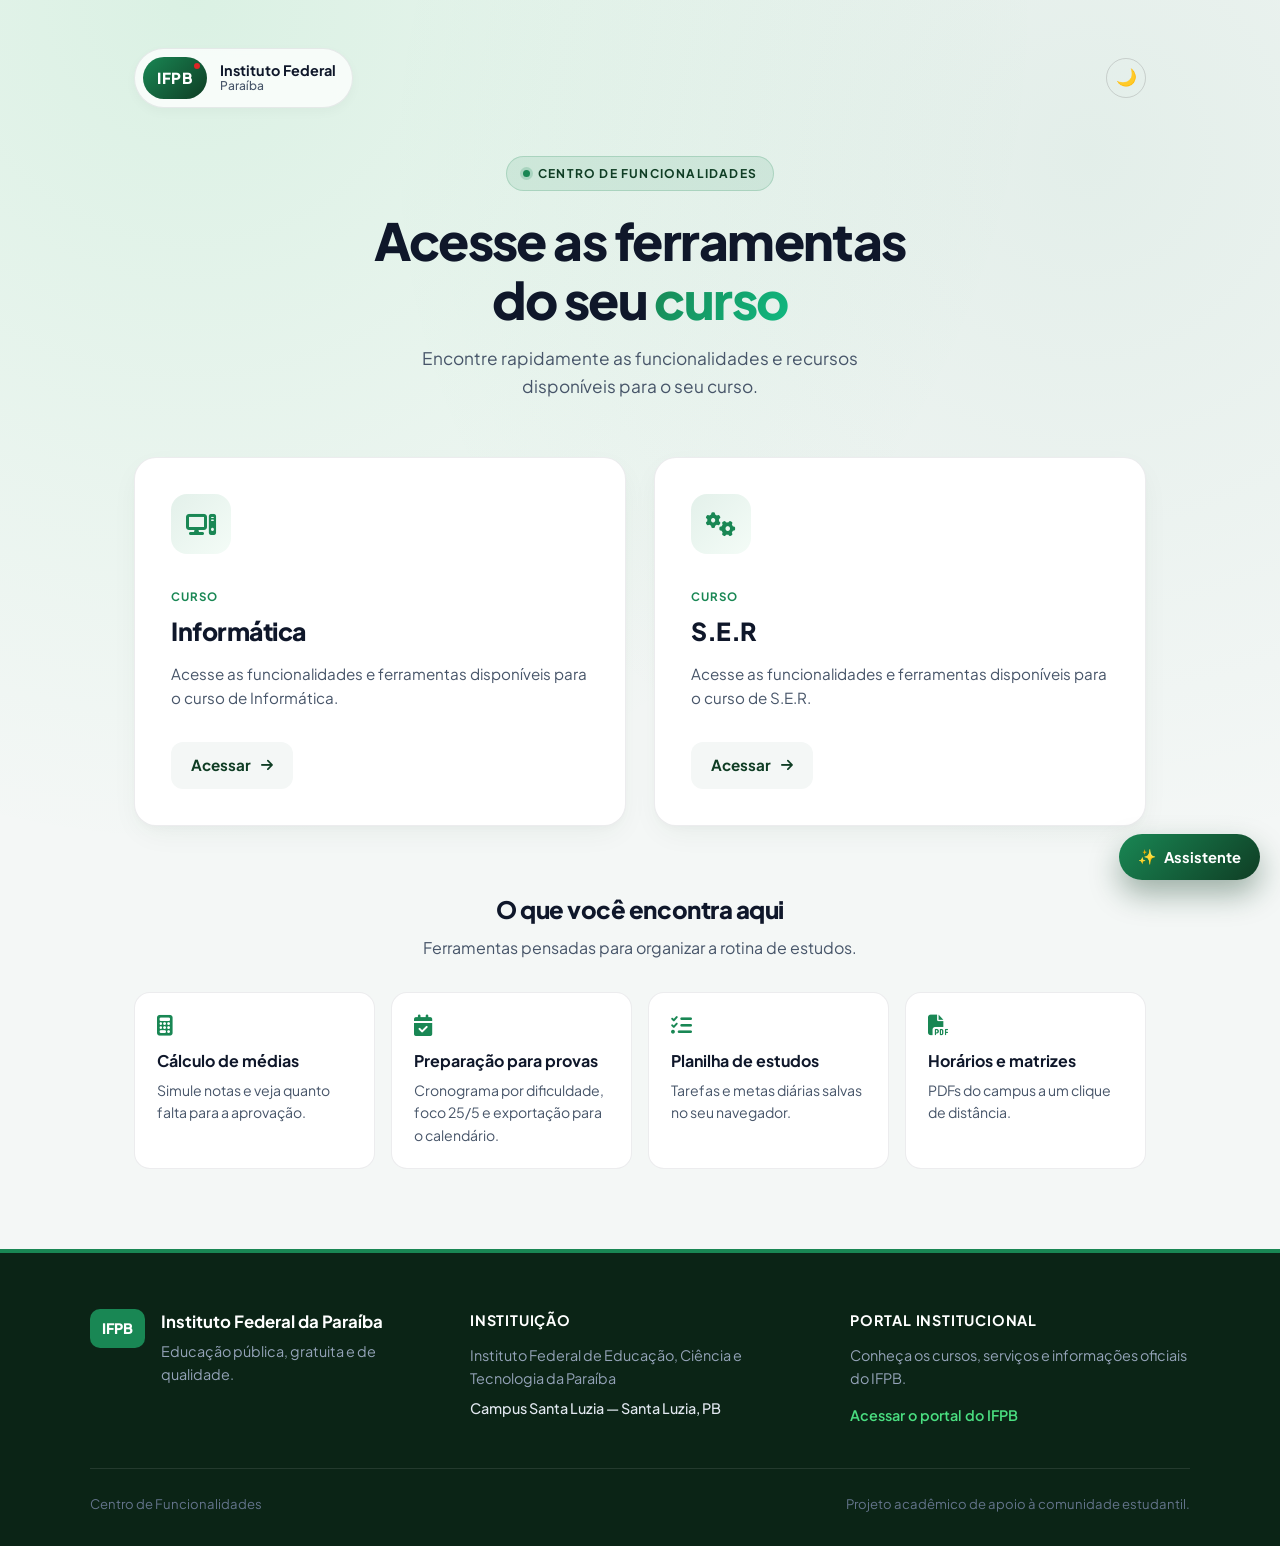
<file: index.html>
<!DOCTYPE html>
<!-- Página inicial: oferece a entrada para cada curso. -->
<html lang="pt-BR">
<head>
  <script src="JS/theme.js"></script>
  <!-- Configurações de codificação, escala móvel, título e recursos visuais externos. -->
  <meta charset="UTF-8">
  <meta name="viewport" content="width=device-width, initial-scale=1.0">
  <meta name="description" content="Ferramentas acadêmicas do IFPB Campus Santa Luzia para cálculo de médias, preparação de provas, planilhas e horários.">
  <meta name="theme-color" content="#198754">
  <title>Centro de Funcionalidades - IFPB</title>
  <link rel="icon" type="image/png" href="https://thumb.wikimedia.org/wikipedia/commons/thumb/0/0c/Instituto_Federal_da_Para%C3%ADba_-_Marca_Vertical_2015.svg/1280px-Instituto_Federal_da_Para%C3%ADba_-_Marca_Vertical_2015.svg.png?utm_source=pt.wikipedia.org&utm_campaign=index&utm_content=thumbnail">
  <link rel="stylesheet" href="style-index.css">
  <link rel="stylesheet" href="css/institutional.css">
  <link rel="preconnect" href="https://fonts.googleapis.com">
  <link rel="preconnect" href="https://fonts.gstatic.com" crossorigin>
  <link href="https://fonts.googleapis.com/css2?family=Plus+Jakarta+Sans:wght@400;500;700;800&family=Roboto:wght@400;500;700;800&display=swap" rel="stylesheet">
  <link rel="stylesheet" href="https://cdnjs.cloudflare.com/ajax/libs/font-awesome/6.5.2/css/all.min.css">
  <link rel="stylesheet" href="css/enhancements.css">
  <link rel="stylesheet" href="css/dark.css">
  <link rel="stylesheet" href="css/assistant.css">
</head>
<body>
  <!-- Área principal usa a classe container para limitar e centralizar o conteúdo. -->
  <main class="container">
    <!-- Identificação visual do instituto. -->
    <header class="header">
      <div class="logo">
        <div class="logo-icon">IFPB</div>
        <div class="logo-text">
          <strong>Instituto Federal</strong>
          <span>Paraíba</span>
        </div>
      </div>
    </header>

    <!-- Apresentação do portal, título principal e breve orientação. -->
    <section class="hero">
      <span class="tag">CENTRO DE FUNCIONALIDADES</span>
      <h1>
        Acesse as ferramentas<br>
        do seu <span>curso</span>
      </h1>
      <p>
        Encontre rapidamente as funcionalidades e recursos
        disponíveis para o seu curso.
      </p>
    </section>

    <!-- Cada cartão é um link completo para a página de acesso ao curso. -->
    <section class="courses">
      <a class="course-card" href="./html/login.html?curso=informatica">
        <div class="course-icon">
          <i class="fa-solid fa-computer" aria-hidden="true"></i>
        </div>
        <div class="course-content">
          <span class="course-label">CURSO</span>
          <h2>Informática</h2>
          <p>
            Acesse as funcionalidades e ferramentas
            disponíveis para o curso de Informática.
          </p>
          <span class="course-button">
            Acessar
            <i class="fa-solid fa-arrow-right" aria-hidden="true"></i>
          </span>
        </div>
      </a>

      <a class="course-card" href="./html/login-ser.html?curso=ser">
        <div class="course-icon">
          <i class="fa-solid fa-gears" aria-hidden="true"></i>
        </div>
        <div class="course-content">
          <span class="course-label">CURSO</span>
          <h2>S.E.R</h2>
          <p>
            Acesse as funcionalidades e ferramentas
            disponíveis para o curso de S.E.R.
          </p>
          <span class="course-button">
            Acessar
            <i class="fa-solid fa-arrow-right" aria-hidden="true"></i>
          </span>
        </div>
      </a>
    </section>

    <!-- Resumo do que o portal oferece depois do acesso. -->
    <section class="features" aria-labelledby="features-title">
      <h2 id="features-title">O que você encontra aqui</h2>
      <p>Ferramentas pensadas para organizar a rotina de estudos.</p>
      <div class="features-grid">
        <article class="feature"><i class="fa-solid fa-calculator" aria-hidden="true"></i><h3>Cálculo de médias</h3><p>Simule notas e veja quanto falta para a aprovação.</p></article>
        <article class="feature"><i class="fa-solid fa-calendar-check" aria-hidden="true"></i><h3>Preparação para provas</h3><p>Cronograma por dificuldade, foco 25/5 e exportação para o calendário.</p></article>
        <article class="feature"><i class="fa-solid fa-list-check" aria-hidden="true"></i><h3>Planilha de estudos</h3><p>Tarefas e metas diárias salvas no seu navegador.</p></article>
        <article class="feature"><i class="fa-solid fa-file-pdf" aria-hidden="true"></i><h3>Horários e matrizes</h3><p>PDFs do campus a um clique de distância.</p></article>
      </div>
    </section>
  </main>

  <!-- Informações institucionais e acesso ao portal oficial do IFPB. -->
  <footer class="site-footer">
    <div class="footer-content">
      <div class="footer-brand">
        <div class="footer-logo" aria-hidden="true">IFPB</div>
        <div>
          <strong>Instituto Federal da Paraíba</strong>
          <p>Educação pública, gratuita e de qualidade.</p>
        </div>
      </div>

      <div class="footer-details">
        <h2>Instituição</h2>
        <p>Instituto Federal de Educação, Ciência e Tecnologia da Paraíba</p>
        <p class="footer-location">Campus Santa Luzia — Santa Luzia, PB</p>
      </div>

      <div class="footer-portal">
        <h2>Portal institucional</h2>
        <p>Conheça os cursos, serviços e informações oficiais do IFPB.</p>
        <a href="https://www.ifpb.edu.br/" target="_blank" rel="noopener noreferrer">
          Acessar o portal do IFPB
        </a>
      </div>
    </div>
    <div class="footer-bottom">
      <span>Centro de Funcionalidades</span>
      <span>Projeto acadêmico de apoio à comunidade estudantil.</span>
    </div>
  </footer>
  <script src="JS/enhancements.js" defer></script>
  <script src="JS/assistant.js" defer></script>
</body>
</html>
</file>
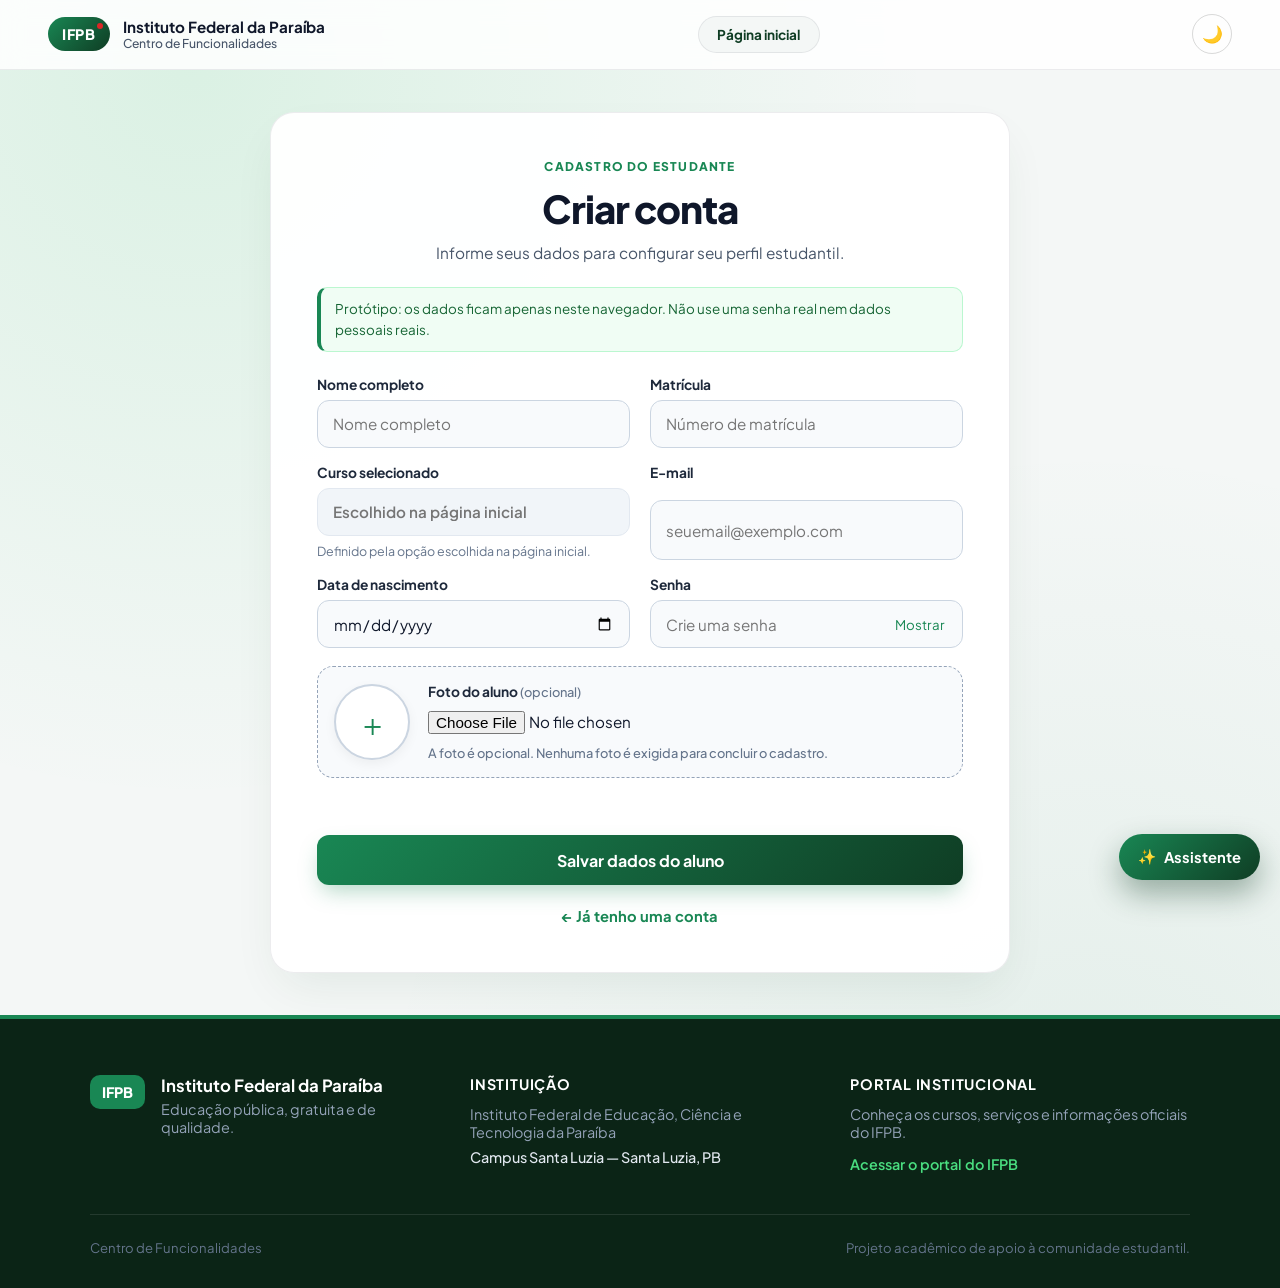
<file: html/cadastro.html>
<!DOCTYPE html>
<!-- Página de criação de uma nova conta. -->
<html lang="pt-BR">
<head>
  <script src="../JS/theme.js"></script>
  <!-- Metadados, título e estilos do cadastro. -->
  <meta charset="UTF-8">
  <meta name="viewport" content="width=device-width, initial-scale=1.0">
  <title>Cadastro de Estudante - IFPB</title>
  <link rel="icon" type="image/png" href="https://thumb.wikimedia.org/wikipedia/commons/thumb/0/0c/Instituto_Federal_da_Para%C3%ADba_-_Marca_Vertical_2015.svg/1280px-Instituto_Federal_da_Para%C3%ADba_-_Marca_Vertical_2015.svg.png?utm_source=pt.wikipedia.org&utm_campaign=index&utm_content=thumbnail">
  <link rel="stylesheet" href="../css/style-cadastro.css">
  <link rel="stylesheet" href="../css/institutional.css">
  <link rel="preconnect" href="https://fonts.googleapis.com">
  <link rel="preconnect" href="https://fonts.gstatic.com" crossorigin>
  <link href="https://fonts.googleapis.com/css2?family=Plus+Jakarta+Sans:wght@400;500;700;800&family=Roboto:wght@400;500;700;900&display=swap" rel="stylesheet">
  <link rel="stylesheet" href="../css/enhancements.css">
  <link rel="stylesheet" href="../css/dark.css">
  <link rel="stylesheet" href="../css/assistant.css">
</head>
<body>
  <header class="institutional-header">
    <a class="institutional-brand" href="../index.html">
      <span class="institutional-mark" aria-hidden="true">IFPB</span>
      <span class="institutional-name">Instituto Federal da Paraíba<small>Centro de Funcionalidades</small></span>
    </a>
    <a class="institutional-home" href="../index.html">Página inicial</a>
  </header>

  <!-- Cartão que reúne os dados necessários para o cadastro. -->
  <main class="container">
    <section class="register-card" aria-labelledby="register-title">
      <p class="section-kicker">Cadastro do estudante</p>
      <h1 id="register-title" class="title">Criar conta</h1>
      <p class="subtitle">Informe seus dados para configurar seu perfil estudantil.</p>
      <p class="storage-notice" role="note">Protótipo: os dados ficam apenas neste navegador. Não use uma senha real nem dados pessoais reais.</p>

      <!-- O curso vem da escolha na página inicial; student-data.js salva o valor junto ao perfil. -->
      <form id="student-register-form" class="form-register">
        <!-- Campos pessoais organizados em duas colunas no desktop e uma em telas estreitas. -->
        <div class="student-fields">
          <div class="input-group">
            <label for="register-name">Nome completo</label>
            <input id="register-name" name="name" type="text" autocomplete="name" placeholder="Nome completo" maxlength="100" required>
          </div>
          <div class="input-group">
            <label for="register-enrollment">Matrícula</label>
            <input id="register-enrollment" name="enrollment" type="text" autocomplete="off" placeholder="Número de matrícula" maxlength="30" required>
          </div>
          <div class="input-group">
            <label for="register-course">Curso selecionado</label>
            <input id="register-course" name="course" type="text" placeholder="Escolhido na página inicial" aria-describedby="course-selection-note" readonly required>
            <small id="course-selection-note" class="field-hint">Definido pela opção escolhida na página inicial.</small>
          </div>
          <div class="input-group">
            <label for="register-email">E-mail</label>
            <input id="register-email" name="email" type="email" autocomplete="email" placeholder="seuemail@exemplo.com" required>
          </div>
          <div class="input-group">
            <label for="register-birth-date">Data de nascimento</label>
            <input id="register-birth-date" name="birthDate" type="date" required>
          </div>
          <div class="input-group">
            <label for="register-password">Senha</label>
            <input id="register-password" name="password" type="password" autocomplete="new-password" placeholder="Crie uma senha" minlength="6" required>
          </div>
        </div>

        <!-- Foto opcional: prévia e placeholder são alternados pelo JavaScript após a seleção. -->
        <div class="photo-field">
          <div class="photo-preview-wrap">
            <img id="student-photo-preview" class="photo-preview" alt="Prévia da foto do aluno" hidden>
            <span id="student-photo-placeholder" class="photo-placeholder" aria-hidden="true">+</span>
          </div>
          <div class="input-group photo-input-group">
            <label for="register-photo">Foto do aluno <span>(opcional)</span></label>
            <input id="register-photo" name="photo" type="file" accept="image/*">
            <small>A foto é opcional. Nenhuma foto é exigida para concluir o cadastro.</small>
          </div>
        </div>

        <p id="register-message" class="form-message" role="status" aria-live="polite"></p>
        <button type="submit" class="btn-submit">Salvar dados do aluno</button>
      </form>

      <!-- O destino do retorno é ajustado para o login de S.E.R. quando curso=ser está na URL. -->
      <a id="back-to-login" href="login.html" class="btn-back">← Já tenho uma conta</a>
    </section>
  </main>
  <footer class="site-footer">
    <div class="footer-content">
      <div class="footer-brand">
        <div class="footer-logo" aria-hidden="true">IFPB</div>
        <div><strong>Instituto Federal da Paraíba</strong><p>Educação pública, gratuita e de qualidade.</p></div>
      </div>
      <div class="footer-details">
        <h2>Instituição</h2>
        <p>Instituto Federal de Educação, Ciência e Tecnologia da Paraíba</p>
        <p class="footer-location">Campus Santa Luzia — Santa Luzia, PB</p>
      </div>
      <div class="footer-portal">
        <h2>Portal institucional</h2>
        <p>Conheça os cursos, serviços e informações oficiais do IFPB.</p>
        <a href="https://www.ifpb.edu.br/" target="_blank" rel="noopener noreferrer">Acessar o portal do IFPB</a>
      </div>
    </div>
    <div class="footer-bottom"><span>Centro de Funcionalidades</span><span>Projeto acadêmico de apoio à comunidade estudantil.</span></div>
  </footer>
  <!-- Carrega primeiro as rotinas de segurança local, usadas depois pelo script do cadastro. -->
  <script src="../JS/auth.js"></script>
  <script src="../JS/student-data.js?v=20261125-1"></script>
  <script src="../JS/enhancements.js" defer></script>
  <script src="../JS/assistant.js" defer></script>
</body>
</html>
</file>
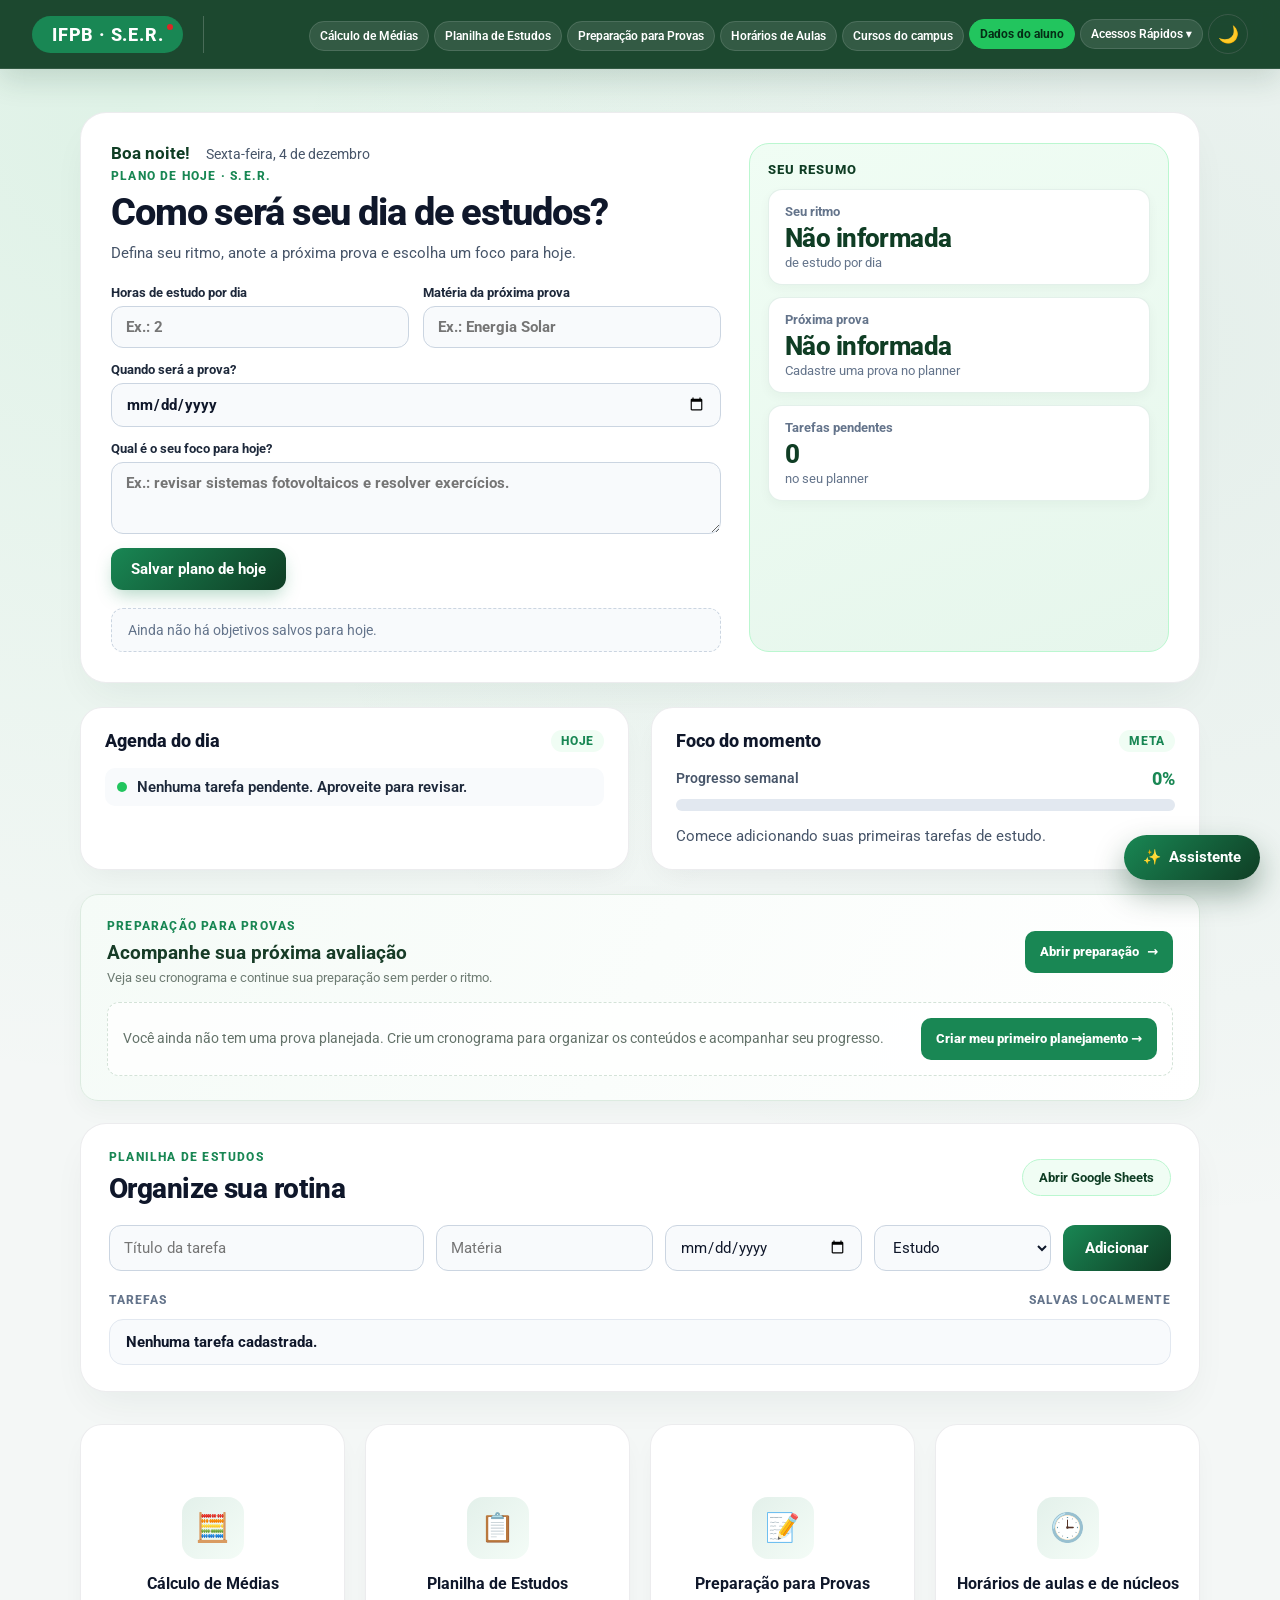
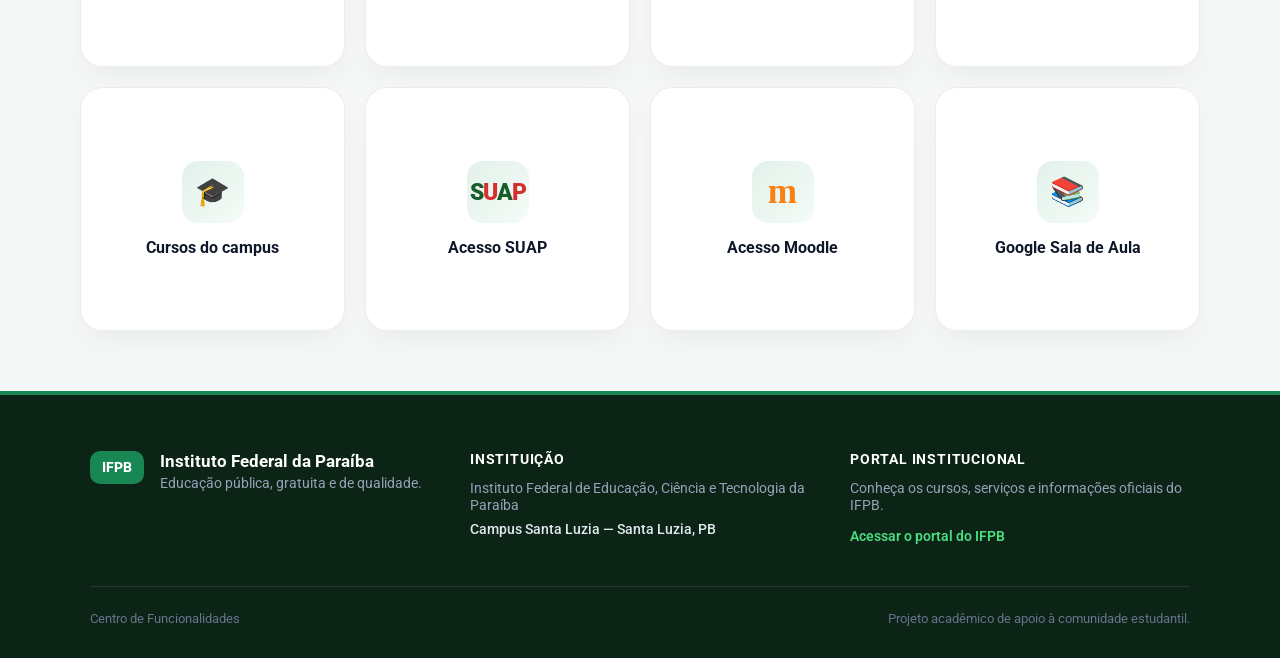
<file: html/dashboard-ser.html>
<!DOCTYPE html>
<!-- Painel de estudos configurado para o curso de Sistemas de Energias Renováveis. -->
<html lang="pt-BR">
<head>
  <script src="../JS/theme.js"></script>
  <!-- Metadados e recursos visuais compartilhados com o dashboard de Informática. -->
  <meta charset="UTF-8">
  <meta name="viewport" content="width=device-width, initial-scale=1.0">
  <title>Meus Estudos - S.E.R. | IFPB</title>
  <link rel="icon" type="image/png" href="https://thumb.wikimedia.org/wikipedia/commons/thumb/0/0c/Instituto_Federal_da_Para%C3%ADba_-_Marca_Vertical_2015.svg/1280px-Instituto_Federal_da_Para%C3%ADba_-_Marca_Vertical_2015.svg.png?utm_source=pt.wikipedia.org&utm_campaign=index&utm_content=thumbnail">
  <link rel="stylesheet" href="../css/style-dashboard.css">
  <link rel="stylesheet" href="../css/institutional.css">
  <link rel="preconnect" href="https://fonts.googleapis.com">
  <link rel="preconnect" href="https://fonts.gstatic.com" crossorigin>
  <link href="https://fonts.googleapis.com/css2?family=Roboto:wght@400;500;700;900&display=swap" rel="stylesheet">
  <link rel="stylesheet" href="../css/enhancements.css">
  <link rel="stylesheet" href="../css/dark.css">
  <link rel="stylesheet" href="../css/assistant.css">
</head>
<body>
  <!-- Navegação fixa com links do curso, atalhos externos e acesso ao perfil do estudante. -->
  <header class="navbar-header">
    <nav class="navbar">
      <div class="logo">
        <a href="../index.html">IFPB · S.E.R.</a>
      </div>

      <ul class="nav-links">
        <li><a href="medias.html?curso=ser" class="nav-btn">Cálculo de Médias</a></li>
        <li><a href="#planner-panel" class="nav-btn">Planilha de Estudos</a></li>
        <li><a href="preparacao.html?curso=ser" class="nav-btn">Preparação para Provas</a></li>
        <li><a href="../pdf/horarios.pdf" target="_blank" rel="noopener" class="nav-btn">Horários de Aulas</a></li>
        <li><a href="https://estudante.ifpb.edu.br/cursos/?cidade=25&modalidade=&nome=&formacao=&nivel_formacao=&turno=&forma_acesso=" target="_blank" rel="noopener" class="nav-btn">Cursos do campus</a></li>
        <li class="profile-nav-item"><button class="nav-btn" id="open-student-profile" type="button">Dados do aluno</button></li>
        <li class="dropdown">
          <button class="nav-btn dropbtn" type="button">Acessos Rápidos ▾</button>
          <div class="dropdown-content">
            <a href="https://suap.ifpb.edu.br" target="_blank" rel="noopener">Acesso SUAP</a>
            <a href="https://presencial.ifpb.edu.br/login/index.php" target="_blank" rel="noopener">Acesso Moodle</a>
            <a href="https://classroom.google.com" target="_blank" rel="noopener">Google Sala de Aula</a>
          </div>
        </li>
      </ul>
    </nav>
  </header>

  <!-- Conteúdo principal reúne o plano diário, resumos, planner e atalhos do curso. -->
  <main class="main-content">
    <div class="content-shell">
      <section class="overview-panel">
        <!-- Campos do plano de estudos; o dashboard.js salva preferências e objetivos no navegador. -->
        <div class="daily-goals-wrap">
          <p class="eyebrow">PLANO DE HOJE · S.E.R.</p>
          <h1>Como será seu dia de estudos?</h1>
          <p class="overview-intro">Defina seu ritmo, anote a próxima prova e escolha um foco para hoje.</p>

          <form id="daily-goals-form" class="daily-goals-form">
            <div class="daily-form-row">
              <label class="form-field" for="daily-hours-input">
                <span>Horas de estudo por dia</span>
                <input id="daily-hours-input" type="number" min="0.5" max="24" step="0.5" placeholder="Ex.: 2" required>
              </label>
              <label class="form-field" for="daily-exam-subject">
                <span>Matéria da próxima prova</span>
                <input id="daily-exam-subject" type="text" maxlength="40" placeholder="Ex.: Energia Solar">
              </label>
            </div>
            <label class="form-field" for="daily-exam-date">
              <span>Quando será a prova?</span>
              <input id="daily-exam-date" type="date">
            </label>
            <label class="form-field" for="daily-goal-input">
              <span>Qual é o seu foco para hoje?</span>
              <textarea id="daily-goal-input" rows="2" maxlength="200" placeholder="Ex.: revisar sistemas fotovoltaicos e resolver exercícios."></textarea>
            </label>
            <button type="submit">Salvar plano de hoje</button>
          </form>
          <ul id="daily-goals-list" class="daily-goals-list" aria-live="polite"></ul>
        </div>

        <!-- Indicadores recalculados pelo script a partir dos dados persistidos. -->
        <div class="overview-stats">
          <p class="summary-heading">Seu resumo</p>
          <div class="stat-box">
            <span>Seu ritmo</span>
            <strong id="daily-hours-value">Não informada</strong>
            <small>de estudo por dia</small>
          </div>
          <div class="stat-box">
            <span>Próxima prova</span>
            <strong id="next-exam-value">Não informada</strong>
            <small id="next-exam-subject">Informe os dados ou cadastre no planner</small>
          </div>
          <div class="stat-box">
            <span>Tarefas pendentes</span>
            <strong id="pending-tasks-value">0</strong>
            <small>no seu planner</small>
          </div>
        </div>
      </section>

      <!-- Resumos visuais de tarefas pendentes e progresso de conclusão. -->
      <!-- Agenda e progresso resumem as tarefas cadastradas no planner. -->
      <section class="utility-panel">
        <article class="mini-card agenda-card">
          <div class="mini-card-header">
            <h2>Agenda do dia</h2>
            <span>Hoje</span>
          </div>
          <ul id="agenda-list"></ul>
        </article>

        <article class="mini-card focus-card">
          <div class="mini-card-header">
            <h2>Foco do momento</h2>
            <span>Meta</span>
          </div>
          <div class="progress-block">
            <div class="progress-label">
              <span>Progresso semanal</span>
              <strong id="progress-percent">0%</strong>
            </div>
            <div class="progress-bar">
              <span id="progress-bar-fill"></span>
            </div>
          </div>
          <p id="progress-message">Comece adicionando suas primeiras tarefas de estudo.</p>
        </article>
      </section>

      <section class="prep-overview-panel" aria-labelledby="prep-overview-title">
        <div class="prep-overview-heading">
          <div><p class="eyebrow">PREPARAÇÃO PARA PROVAS</p><h2 id="prep-overview-title">Acompanhe sua próxima avaliação</h2><p>Veja seu cronograma e continue sua preparação sem perder o ritmo.</p></div>
          <a href="preparacao.html?curso=ser" class="prep-overview-link">Abrir preparação <span aria-hidden="true">→</span></a>
        </div>
        <div id="prep-overview-content" class="prep-overview-content" aria-live="polite"><p>Carregando seus planejamentos...</p></div>
      </section>

      <!-- Formulário e lista do planner; a data é obrigatória quando o tipo escolhido é Prova. -->
      <!-- Lista de tarefas do estudante, persistida localmente pelo dashboard.js. -->
      <section id="planner-panel" class="planner-panel">
        <div class="planner-header">
          <div>
            <p class="eyebrow">Planilha de estudos</p>
            <h2>Organize sua rotina</h2>
          </div>
          <a href="https://docs.google.com/spreadsheets/create?usp=drive_web" target="_blank" rel="noopener" class="sheet-btn">Abrir Google Sheets</a>
        </div>

        <form id="study-form" class="study-form">
          <input id="task-title" type="text" placeholder="Título da tarefa" maxlength="80" required>
          <input id="task-subject" type="text" placeholder="Matéria" maxlength="40">
          <input id="task-date" type="date">
          <select id="task-type" aria-label="Tipo de atividade">
            <option value="study">Estudo</option>
            <option value="exam">Prova</option>
          </select>
          <button type="submit">Adicionar</button>
        </form>

        <div class="planner-list-header">
          <span>Tarefas</span>
          <span>Salvas localmente</span>
        </div>
        <div id="planner-list" class="planner-list" aria-live="polite"></div>
      </section>

      <!-- Cartões de acesso a recursos acadêmicos e documentos específicos de S.E.R. -->
      <div class="grid-container">
        <a href="medias.html?curso=ser" class="card"><span class="card-icon" aria-hidden="true">🧮</span><h3>Cálculo de Médias</h3></a>
        <a href="https://docs.google.com/spreadsheets/create?usp=drive_web" target="_blank" rel="noopener" class="card"><span class="card-icon" aria-hidden="true">📋</span><h3>Planilha de Estudos</h3></a>
        <a href="preparacao.html?curso=ser" class="card"><span class="card-icon" aria-hidden="true">📝</span><h3>Preparação para Provas</h3></a>
        <a href="../pdf/horarios.pdf" target="_blank" rel="noopener" class="card"><span class="card-icon" aria-hidden="true">🕒</span><h3>Horários de aulas e de núcleos</h3></a>
        <a href="https://estudante.ifpb.edu.br/cursos/?cidade=25&modalidade=&nome=&formacao=&nivel_formacao=&turno=&forma_acesso=" target="_blank" rel="noopener" class="card"><span class="card-icon" aria-hidden="true">🎓</span><h3>Cursos do campus</h3></a>
        <a href="https://suap.ifpb.edu.br" target="_blank" rel="noopener" class="card"><span class="card-icon card-icon-text suap" aria-hidden="true"><span style="color:#1a5d2c">S</span><span style="color:#d32f2f">U</span><span style="color:#1a5d2c">A</span><span style="color:#d32f2f">P</span></span><h3>Acesso SUAP</h3></a>
        <a href="https://presencial.ifpb.edu.br/login/index.php" target="_blank" rel="noopener" class="card"><span class="card-icon card-icon-text moodle" aria-hidden="true">m</span><h3>Acesso Moodle</h3></a>
        <a href="https://classroom.google.com" target="_blank" rel="noopener" class="card"><span class="card-icon" aria-hidden="true">📚</span><h3>Google Sala de Aula</h3></a>
      </div>
    </div>
  </main>

  <!-- Modal compartilhado com o dashboard de Informática para ver os dados do perfil local. -->
  <dialog id="student-profile-dialog" class="profile-dialog" aria-labelledby="profile-dialog-title">
    <section class="profile-content">
      <button class="profile-close" id="close-student-profile" type="button" aria-label="Fechar">×</button>
      <div class="profile-heading">
        <div class="profile-avatar">
          <img id="profile-photo" alt="Foto do aluno" hidden>
          <span id="profile-initials" aria-hidden="true">IF</span>
        </div>
        <div>
          <p class="eyebrow">Perfil do estudante</p>
          <h2 id="profile-dialog-title">Dados do aluno</h2>
          <p id="profile-empty-message" class="profile-empty" hidden>Sem informações do aluno.</p>
        </div>
      </div>
      <dl class="profile-details">
        <div><dt>Nome completo</dt><dd id="profile-name">Não informado</dd></div>
        <div><dt>Matrícula</dt><dd id="profile-enrollment">Não informada</dd></div>
        <div><dt>Curso</dt><dd id="profile-course">Não informado</dd></div>
        <div><dt>E-mail</dt><dd id="profile-email">Não informado</dd></div>
        <div><dt>Data de nascimento</dt><dd id="profile-birth-date">Não informada</dd></div>
      </dl>
      <a class="profile-edit-link" href="cadastro.html?curso=ser">Editar dados do aluno</a>
      <button class="profile-logout" id="logout-account" type="button" hidden>Sair da conta</button>
    </section>
  </dialog>

  <footer class="site-footer">
    <div class="footer-content">
      <div class="footer-brand">
        <div class="footer-logo" aria-hidden="true">IFPB</div>
        <div><strong>Instituto Federal da Paraíba</strong><p>Educação pública, gratuita e de qualidade.</p></div>
      </div>
      <div class="footer-details">
        <h2>Instituição</h2>
        <p>Instituto Federal de Educação, Ciência e Tecnologia da Paraíba</p>
        <p class="footer-location">Campus Santa Luzia — Santa Luzia, PB</p>
      </div>
      <div class="footer-portal">
        <h2>Portal institucional</h2>
        <p>Conheça os cursos, serviços e informações oficiais do IFPB.</p>
        <a href="https://www.ifpb.edu.br/" target="_blank" rel="noopener noreferrer">Acessar o portal do IFPB</a>
      </div>
    </div>
    <div class="footer-bottom"><span>Centro de Funcionalidades</span><span>Projeto acadêmico de apoio à comunidade estudantil.</span></div>
  </footer>

  <!-- O mesmo script atende as duas páginas porque os IDs dos componentes são compartilhados. -->
  <script src="../JS/dashboard.js"></script>
  <script src="../JS/prep-overview.js"></script>
  <script src="../JS/enhancements.js" defer></script>
  <script src="../JS/assistant.js" defer></script>
</body>
</html>
</file>
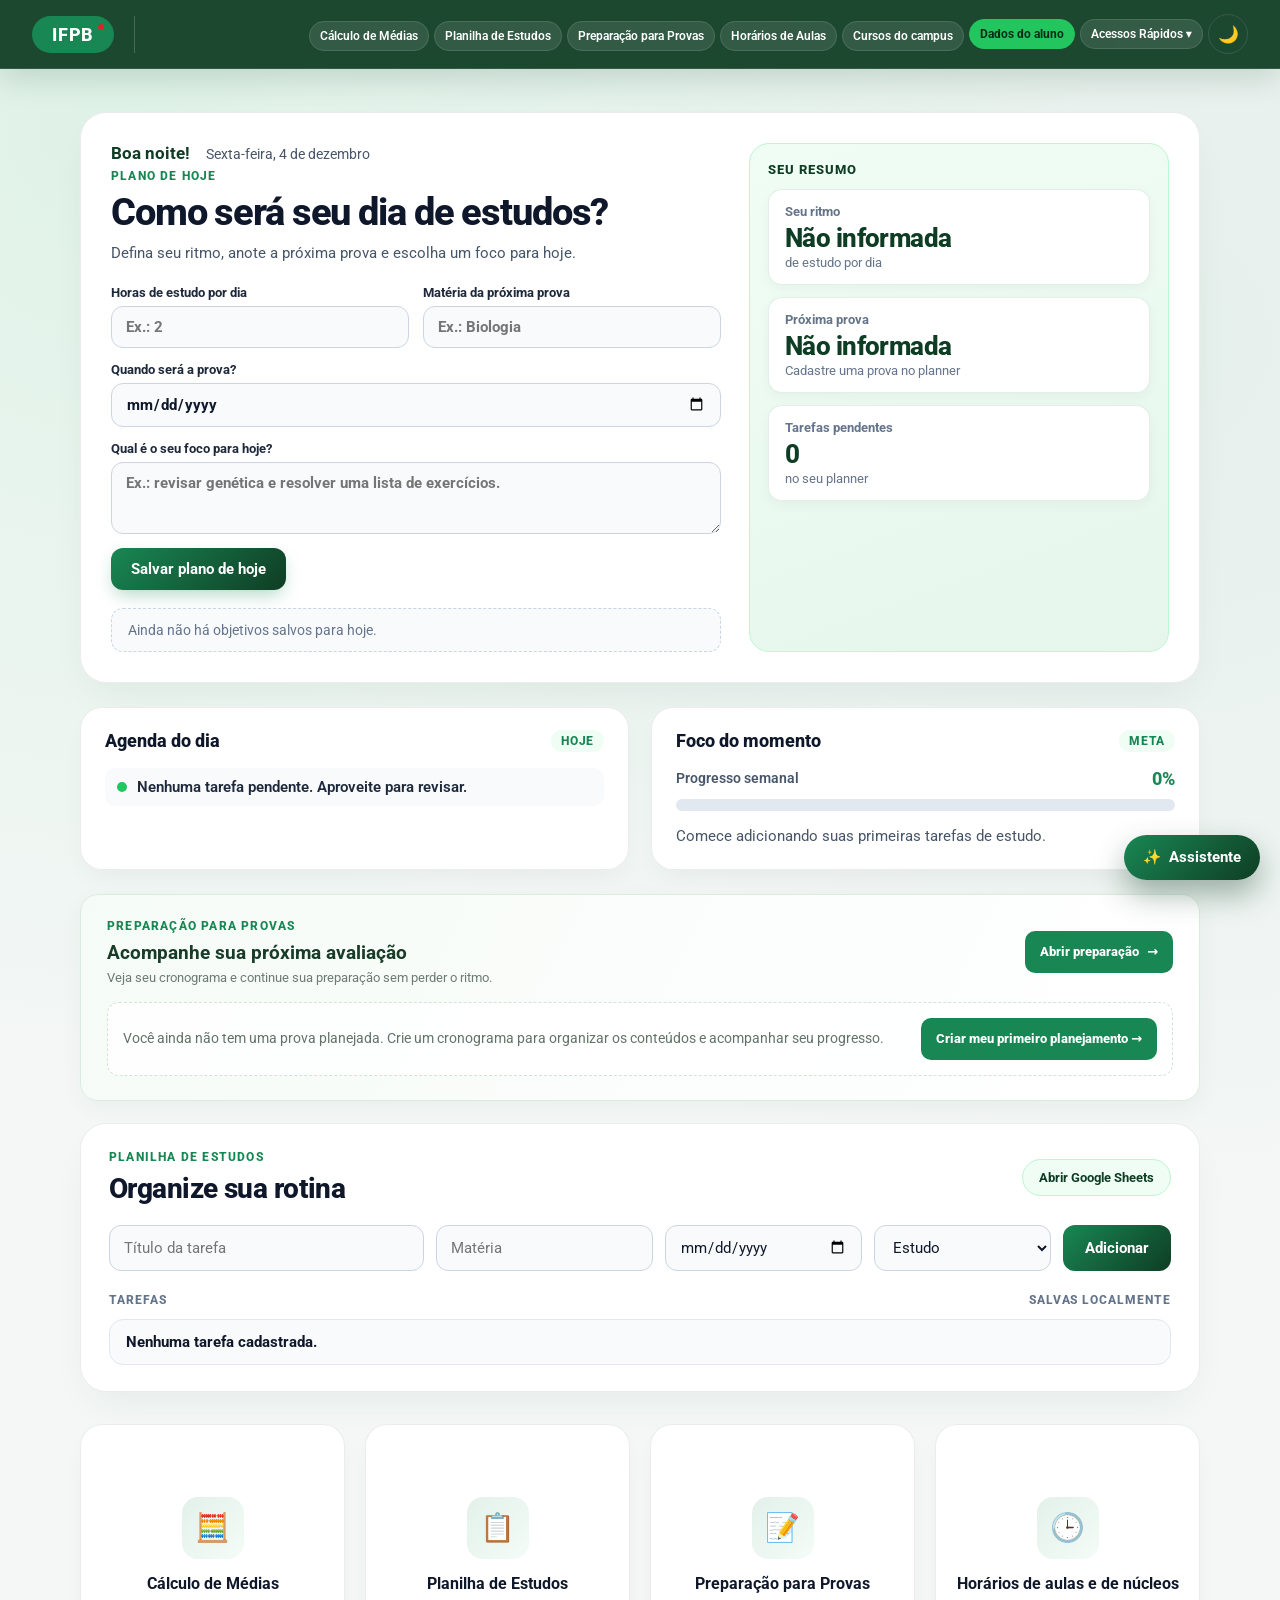
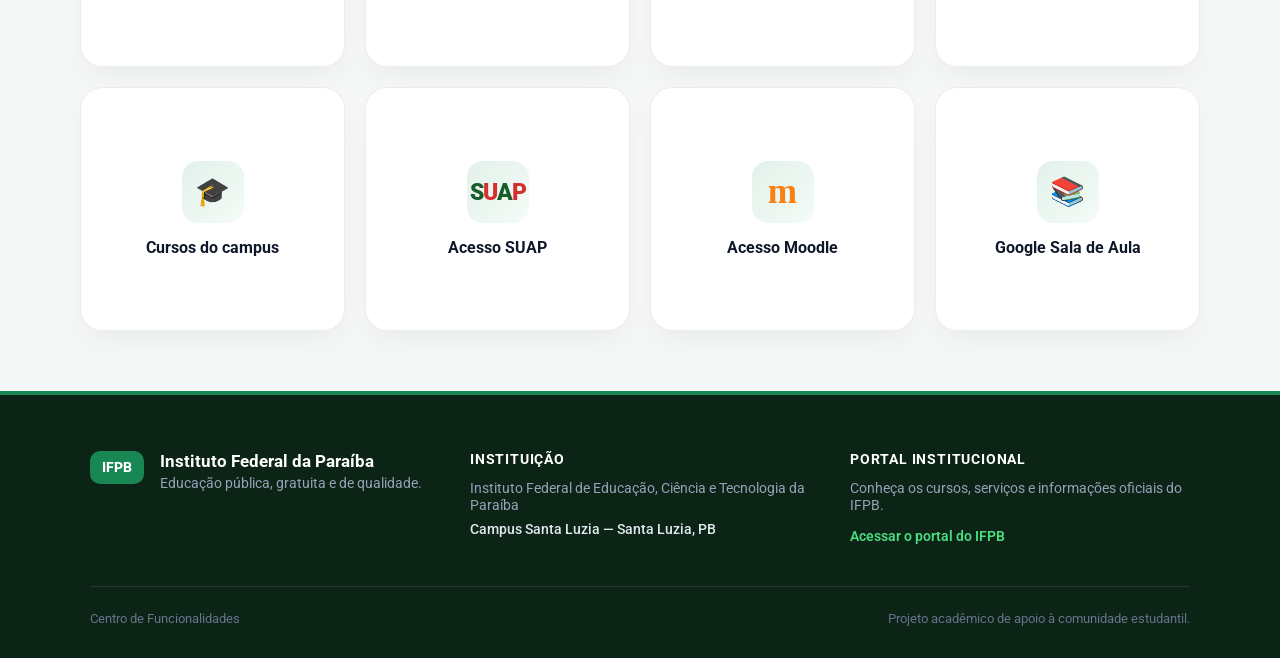
<file: html/dashboard.html>
<!DOCTYPE html>
<!-- Página principal com os recursos disponíveis ao estudante. -->
<html lang="pt-BR">
<head>
  <script src="../JS/theme.js"></script>
  <!-- Metadados, título e folha de estilos do dashboard. -->
  <meta charset="UTF-8">
  <meta name="viewport" content="width=device-width, initial-scale=1.0">
  <title>Meus Estudos - IFPB</title>
  <link rel="icon" type="image/png" href="https://thumb.wikimedia.org/wikipedia/commons/thumb/0/0c/Instituto_Federal_da_Para%C3%ADba_-_Marca_Vertical_2015.svg/1280px-Instituto_Federal_da_Para%C3%ADba_-_Marca_Vertical_2015.svg.png?utm_source=pt.wikipedia.org&utm_campaign=index&utm_content=thumbnail">
  <link rel="stylesheet" href="../css/style-dashboard.css">
  <link rel="stylesheet" href="../css/institutional.css">
  <link rel="preconnect" href="https://fonts.googleapis.com">
  <link rel="preconnect" href="https://fonts.gstatic.com" crossorigin>
  <link href="https://fonts.googleapis.com/css2?family=Roboto:wght@400;500;700;900&display=swap" rel="stylesheet">
  <link rel="stylesheet" href="../css/enhancements.css">
  <link rel="stylesheet" href="../css/dark.css">
  <link rel="stylesheet" href="../css/assistant.css">
</head>
<body>

  <!-- Barra fixa de navegação com atalhos internos e externos. -->
  <header class="navbar-header">
    <nav class="navbar">
      <div class="logo">
        <a href="../index.html">IFPB</a>
      </div>

      <!-- Cada item representa uma funcionalidade ou acesso rápido. -->
      <ul class="nav-links">
        <li><a href="medias.html" class="nav-btn">Cálculo de Médias</a></li>
        <li><a href="#planner-panel" class="nav-btn">Planilha de Estudos</a></li>
        <li><a href="preparacao.html?curso=informatica" class="nav-btn">Preparação para Provas</a></li>
        <li><a href="../pdf/horarios.pdf" target="_blank" rel="noopener" class="nav-btn">Horários de Aulas</a></li>
        <li><a href="https://estudante.ifpb.edu.br/cursos/?cidade=25&modalidade=&nome=&formacao=&nivel_formacao=&turno=&forma_acesso=" target="_blank" rel="noopener" class="nav-btn">Cursos do campus</a></li>
        <li class="profile-nav-item"><button class="nav-btn" id="open-student-profile" type="button">Dados do aluno</button></li>

        <li class="dropdown">
          <button class="nav-btn dropbtn">Acessos Rápidos ▾</button>
          <div class="dropdown-content">
            <a href="https://suap.ifpb.edu.br" target="_blank" rel="noopener">Acesso SUAP</a>
            <a href="https://presencial.ifpb.edu.br/login/index.php" target="_blank" rel="noopener">Acesso Moodle</a>
            <a href="https://classroom.google.com" target="_blank" rel="noopener">Google Sala de Aula</a>
          </div>
        </li>
      </ul>
    </nav>
  </header>

  <!-- Painel central de organização e acesso rápido ao estudo. -->
  <main class="main-content">
    <div class="content-shell">
      <section class="overview-panel">
        <!-- Formulário do plano diário; os IDs conectam seus campos aos eventos do dashboard.js. -->
        <div class="daily-goals-wrap">
          <p class="eyebrow">PLANO DE HOJE</p>
          <h1>Como será seu dia de estudos?</h1>
          <p class="overview-intro">Defina seu ritmo, anote a próxima prova e escolha um foco para hoje.</p>

          <form id="daily-goals-form" class="daily-goals-form">
            <div class="daily-form-row">
              <label class="form-field" for="daily-hours-input">
                <span>Horas de estudo por dia</span>
                <input id="daily-hours-input" type="number" min="0.5" max="24" step="0.5" placeholder="Ex.: 2" required>
              </label>
              <label class="form-field" for="daily-exam-subject">
                <span>Matéria da próxima prova</span>
                <input id="daily-exam-subject" type="text" maxlength="40" placeholder="Ex.: Biologia">
              </label>
            </div>
            <label class="form-field" for="daily-exam-date">
              <span>Quando será a prova?</span>
              <input id="daily-exam-date" type="date">
            </label>
            <label class="form-field" for="daily-goal-input">
              <span>Qual é o seu foco para hoje?</span>
              <textarea id="daily-goal-input" rows="2" maxlength="200" placeholder="Ex.: revisar genética e resolver uma lista de exercícios."></textarea>
            </label>
            <button type="submit">Salvar plano de hoje</button>
          </form>

          <ul id="daily-goals-list" class="daily-goals-list" aria-live="polite"></ul>
        </div>

        <!-- Valores atualizados pelo JavaScript após carregar ou alterar os dados do navegador. -->
        <div class="overview-stats">
          <p class="summary-heading">Seu resumo</p>
          <div class="stat-box">
            <span>Seu ritmo</span>
            <strong id="daily-hours-value">Não informada</strong>
            <small>de estudo por dia</small>
          </div>
          <div class="stat-box">
            <span>Próxima prova</span>
            <strong id="next-exam-value">Não informada</strong>
            <small id="next-exam-subject">Informe os dados ou cadastre no planner</small>
          </div>
          <div class="stat-box">
            <span>Tarefas pendentes</span>
            <strong id="pending-tasks-value">0</strong>
            <small>no seu planner</small>
          </div>
        </div>
      </section>

      <!-- Resumos derivados das tarefas: agenda e percentual concluído. -->
      <section class="utility-panel">
        <article class="mini-card agenda-card">
          <div class="mini-card-header">
            <h2>Agenda do dia</h2>
            <span>Hoje</span>
          </div>
          <ul id="agenda-list"></ul>
        </article>

        <article class="mini-card focus-card">
          <div class="mini-card-header">
            <h2>Foco do momento</h2>
            <span>Meta</span>
          </div>
          <div class="progress-block">
            <div class="progress-label">
              <span>Progresso semanal</span>
              <strong id="progress-percent">0%</strong>
            </div>
            <div class="progress-bar">
              <span id="progress-bar-fill"></span>
            </div>
          </div>
          <p id="progress-message">Comece adicionando suas primeiras tarefas de estudo.</p>
        </article>
      </section>

      <section class="prep-overview-panel" aria-labelledby="prep-overview-title">
        <div class="prep-overview-heading">
          <div><p class="eyebrow">PREPARAÇÃO PARA PROVAS</p><h2 id="prep-overview-title">Acompanhe sua próxima avaliação</h2><p>Veja seu cronograma e continue sua preparação sem perder o ritmo.</p></div>
          <a href="preparacao.html?curso=informatica" class="prep-overview-link">Abrir preparação <span aria-hidden="true">→</span></a>
        </div>
        <div id="prep-overview-content" class="prep-overview-content" aria-live="polite"><p>Carregando seus planejamentos...</p></div>
      </section>

      <!-- Planner local: tipo Prova exige data; as tarefas são exibidas na lista abaixo. -->
      <section id="planner-panel" class="planner-panel">
        <div class="planner-header">
          <div>
            <p class="eyebrow">Planilha de estudos</p>
            <h2>Organize sua rotina</h2>
          </div>
          <a href="https://docs.google.com/spreadsheets/create?usp=drive_web" target="_blank" rel="noopener" class="sheet-btn">Abrir Google Sheets</a>
        </div>

        <form id="study-form" class="study-form">
          <input id="task-title" type="text" placeholder="Título da tarefa" maxlength="80" required>
          <input id="task-subject" type="text" placeholder="Matéria" maxlength="40">
          <input id="task-date" type="date">
          <select id="task-type" aria-label="Tipo de atividade">
            <option value="study">Estudo</option>
            <option value="exam">Prova</option>
          </select>
          <button type="submit">Adicionar</button>
        </form>

        <div class="planner-list-header">
          <span>Tarefas</span>
          <span>Salvas localmente</span>
        </div>

        <div id="planner-list" class="planner-list" aria-live="polite"></div>
      </section>

      <!-- Atalhos para ferramentas internas, documentos do curso e serviços externos. -->
      <div class="grid-container">

        <a href="medias.html" class="card">
          <span class="card-icon" aria-hidden="true">🧮</span>
          <h3>Cálculo de Médias</h3>
        </a>

        <a href="https://docs.google.com/spreadsheets/create?usp=drive_web" target="_blank" rel="noopener" class="card">
          <span class="card-icon" aria-hidden="true">📋</span>
          <h3>Planilha de Estudos</h3>
        </a>

        <a href="preparacao.html?curso=informatica" class="card">
          <span class="card-icon" aria-hidden="true">📝</span>
          <h3>Preparação para Provas</h3>
        </a>

        <a href="../pdf/horarios.pdf" target="_blank" rel="noopener" class="card">
          <span class="card-icon" aria-hidden="true">🕒</span>
          <h3>Horários de aulas e de núcleos</h3>
        </a>

        <a href="https://estudante.ifpb.edu.br/cursos/?cidade=25&modalidade=&nome=&formacao=&nivel_formacao=&turno=&forma_acesso=" target="_blank" rel="noopener" class="card">
          <span class="card-icon" aria-hidden="true">🎓</span>
          <h3>Cursos do campus</h3>
        </a>

        <a href="https://suap.ifpb.edu.br" target="_blank" rel="noopener" class="card">
          <span class="card-icon card-icon-text suap" aria-hidden="true"><span style="color:#1a5d2c">S</span><span style="color:#d32f2f">U</span><span style="color:#1a5d2c">A</span><span style="color:#d32f2f">P</span></span>
          <h3>Acesso SUAP</h3>
        </a>

        <a href="https://presencial.ifpb.edu.br/login/index.php" target="_blank" rel="noopener" class="card">
          <span class="card-icon card-icon-text moodle" aria-hidden="true">m</span>
          <h3>Acesso Moodle</h3>
        </a>

        <a href="https://classroom.google.com" target="_blank" rel="noopener" class="card">
          <span class="card-icon" aria-hidden="true">📚</span>
          <h3>Google Sala de Aula</h3>
        </a>

      </div>
    </div>
  </main>

  <!-- Diálogo modal: dashboard.js preenche os dados e controla abrir, fechar e sair da conta. -->
  <dialog id="student-profile-dialog" class="profile-dialog" aria-labelledby="profile-dialog-title">
    <section class="profile-content">
      <button class="profile-close" id="close-student-profile" type="button" aria-label="Fechar">×</button>
      <div class="profile-heading">
        <div class="profile-avatar">
          <img id="profile-photo" alt="Foto do aluno" hidden>
          <span id="profile-initials" aria-hidden="true">IF</span>
        </div>
        <div>
          <p class="eyebrow">Perfil do estudante</p>
          <h2 id="profile-dialog-title">Dados do aluno</h2>
          <p id="profile-empty-message" class="profile-empty" hidden>Sem informações do aluno.</p>
        </div>
      </div>
      <dl class="profile-details">
        <div><dt>Nome completo</dt><dd id="profile-name">Não informado</dd></div>
        <div><dt>Matrícula</dt><dd id="profile-enrollment">Não informada</dd></div>
        <div><dt>Curso</dt><dd id="profile-course">Não informado</dd></div>
        <div><dt>E-mail</dt><dd id="profile-email">Não informado</dd></div>
        <div><dt>Data de nascimento</dt><dd id="profile-birth-date">Não informada</dd></div>
      </dl>
      <a class="profile-edit-link" href="cadastro.html?curso=informatica">Editar dados do aluno</a>
      <button class="profile-logout" id="logout-account" type="button" hidden>Sair da conta</button>
    </section>
  </dialog>

  <footer class="site-footer">
    <div class="footer-content">
      <div class="footer-brand">
        <div class="footer-logo" aria-hidden="true">IFPB</div>
        <div><strong>Instituto Federal da Paraíba</strong><p>Educação pública, gratuita e de qualidade.</p></div>
      </div>
      <div class="footer-details">
        <h2>Instituição</h2>
        <p>Instituto Federal de Educação, Ciência e Tecnologia da Paraíba</p>
        <p class="footer-location">Campus Santa Luzia — Santa Luzia, PB</p>
      </div>
      <div class="footer-portal">
        <h2>Portal institucional</h2>
        <p>Conheça os cursos, serviços e informações oficiais do IFPB.</p>
        <a href="https://www.ifpb.edu.br/" target="_blank" rel="noopener noreferrer">Acessar o portal do IFPB</a>
      </div>
    </div>
    <div class="footer-bottom"><span>Centro de Funcionalidades</span><span>Projeto acadêmico de apoio à comunidade estudantil.</span></div>
  </footer>

  <!-- Inicializa listas, estatísticas, eventos dos formulários e diálogo de perfil. -->
  <script src="../JS/dashboard.js"></script>
  <script src="../JS/prep-overview.js"></script>
  <script src="../JS/enhancements.js" defer></script>
  <script src="../JS/assistant.js" defer></script>
</body>
</html>
</file>
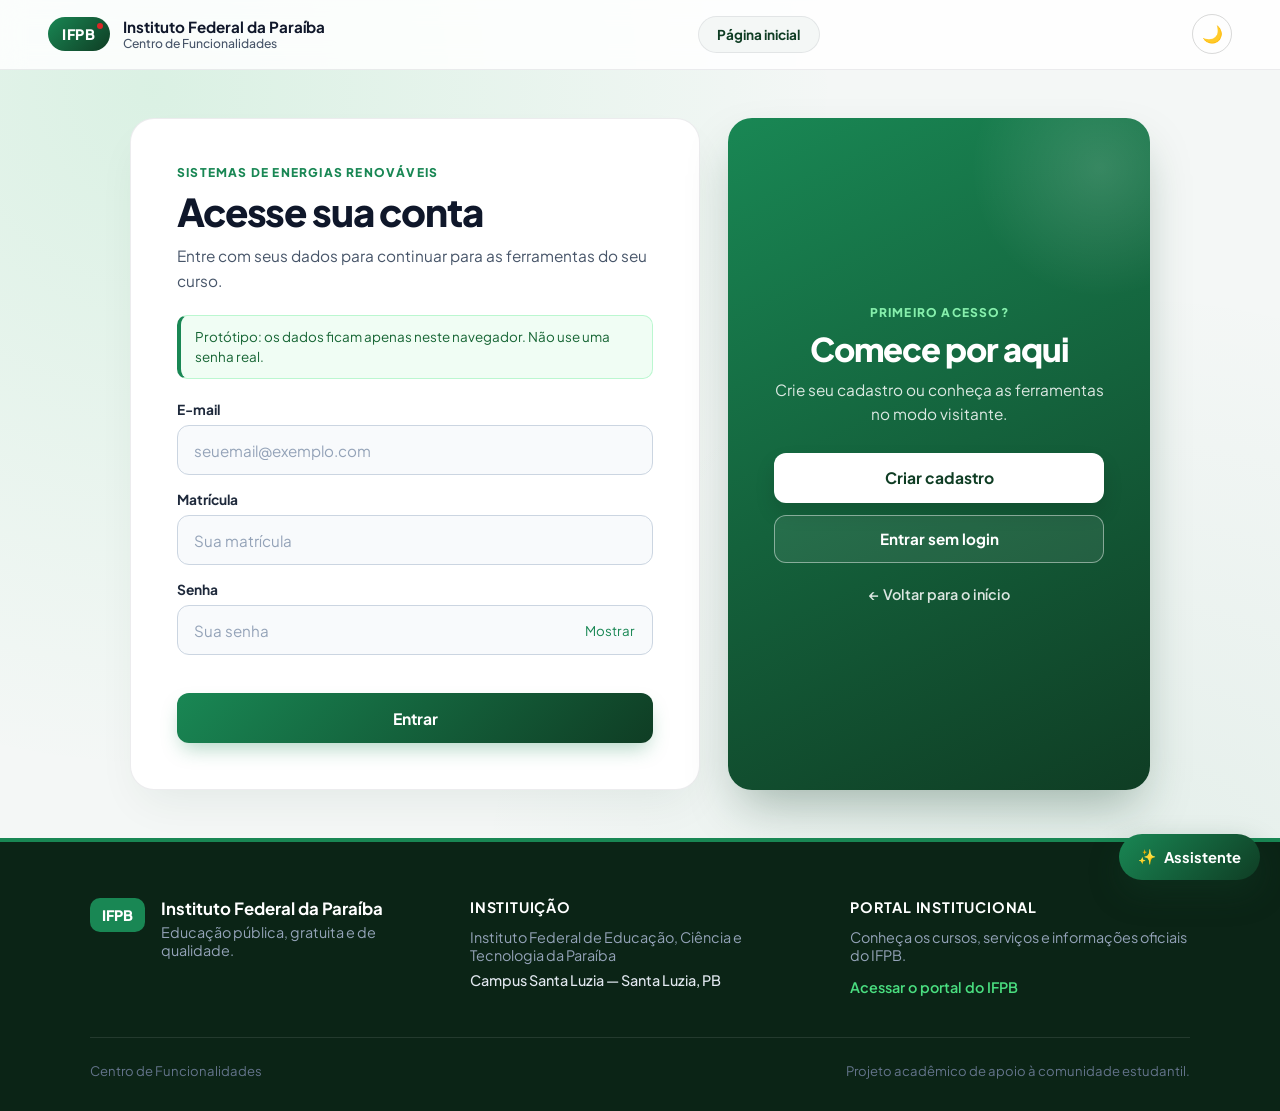
<file: html/login-ser.html>
<!DOCTYPE html>
<!-- Tela de login do curso de Sistemas de Energias Renováveis (S.E.R.). -->
<html lang="pt-BR">
<head>
  <script src="../JS/theme.js"></script>
  <!-- Metadados e recursos visuais compartilhados com a tela de login de Informática. -->
  <meta charset="UTF-8">
  <meta name="viewport" content="width=device-width, initial-scale=1.0">
  <title>Login - S.E.R. | IFPB</title>
  <link rel="icon" type="image/png" href="https://thumb.wikimedia.org/wikipedia/commons/thumb/0/0c/Instituto_Federal_da_Para%C3%ADba_-_Marca_Vertical_2015.svg/1280px-Instituto_Federal_da_Para%C3%ADba_-_Marca_Vertical_2015.svg.png?utm_source=pt.wikipedia.org&utm_campaign=index&utm_content=thumbnail">
  <link rel="stylesheet" href="../css/style-login.css">
  <link rel="stylesheet" href="../css/institutional.css">
  <link rel="preconnect" href="https://fonts.googleapis.com">
  <link rel="preconnect" href="https://fonts.gstatic.com" crossorigin>
  <link href="https://fonts.googleapis.com/css2?family=Plus+Jakarta+Sans:wght@400;500;700;800&family=Roboto:wght@400;500;700;900&display=swap" rel="stylesheet">
  <link rel="stylesheet" href="../css/enhancements.css">
  <link rel="stylesheet" href="../css/dark.css">
  <link rel="stylesheet" href="../css/assistant.css">
</head>
<body>
  <header class="institutional-header">
    <a class="institutional-brand" href="../index.html">
      <span class="institutional-mark" aria-hidden="true">IFPB</span>
      <span class="institutional-name">Instituto Federal da Paraíba<small>Centro de Funcionalidades</small></span>
    </a>
    <a class="institutional-home" href="../index.html">Página inicial</a>
  </header>

  <!-- Área principal separa o formulário de entrada das alternativas do curso. -->
  <main class="container">
    <section class="form-section">
      <p class="section-kicker">Sistemas de Energias Renováveis</p>
      <h1 class="title">Acesse sua conta</h1>
      <p class="section-intro">Entre com seus dados para continuar para as ferramentas do seu curso.</p>
      <p class="storage-notice" role="note">Protótipo: os dados ficam apenas neste navegador. Não use uma senha real.</p>
      <!-- action define o destino do curso; login.js valida os valores antes de redirecionar. -->
      <form class="form-login" action="dashboard-ser.html" method="get" aria-label="Entrar na conta">
        <!-- Credenciais locais: e-mail, matrícula e senha. -->
        <div class="input-group full-width">
          <label for="ser-login-email">E-mail</label>
          <input id="ser-login-email" type="email" placeholder="seuemail@exemplo.com" autocomplete="email" required>
        </div>
        <div class="input-group full-width">
          <label for="ser-login-enrollment">Matrícula</label>
          <input id="ser-login-enrollment" type="text" placeholder="Sua matrícula" autocomplete="off" maxlength="30" required>
        </div>
        <div class="input-group full-width">
          <label for="ser-login-password">Senha</label>
          <input id="ser-login-password" type="password" placeholder="Sua senha" autocomplete="current-password" required>
        </div>
        <p class="form-message" role="alert" aria-live="polite"></p>
        <button type="submit" class="btn-submit">Entrar</button>
      </form>
    </section>

    <!-- A inscrição mantém o parâmetro curso=ser para preservar o fluxo do curso. -->
    <section class="form-section">
      <p class="section-kicker">Primeiro acesso?</p>
      <h2 class="title">Comece por aqui</h2>
      <p class="section-intro">Crie seu cadastro ou conheça as ferramentas no modo visitante.</p>
      <div class="actions">
        <a href="cadastro.html?curso=ser" class="btn-submit">Criar cadastro</a>
        <a href="dashboard-ser.html" class="btn-guest">Entrar sem login</a>
        <a href="../index.html" class="btn-back">← Voltar para o início</a>
      </div>
    </section>
  </main>
  <footer class="site-footer">
    <div class="footer-content">
      <div class="footer-brand">
        <div class="footer-logo" aria-hidden="true">IFPB</div>
        <div><strong>Instituto Federal da Paraíba</strong><p>Educação pública, gratuita e de qualidade.</p></div>
      </div>
      <div class="footer-details">
        <h2>Instituição</h2>
        <p>Instituto Federal de Educação, Ciência e Tecnologia da Paraíba</p>
        <p class="footer-location">Campus Santa Luzia — Santa Luzia, PB</p>
      </div>
      <div class="footer-portal">
        <h2>Portal institucional</h2>
        <p>Conheça os cursos, serviços e informações oficiais do IFPB.</p>
        <a href="https://www.ifpb.edu.br/" target="_blank" rel="noopener noreferrer">Acessar o portal do IFPB</a>
      </div>
    </div>
    <div class="footer-bottom"><span>Centro de Funcionalidades</span><span>Projeto acadêmico de apoio à comunidade estudantil.</span></div>
  </footer>
  <!-- A mesma lógica de autenticação local atende às duas páginas de login. -->
  <script src="../JS/auth.js"></script>
  <script src="../JS/login.js"></script>
  <script src="../JS/enhancements.js" defer></script>
  <script src="../JS/assistant.js" defer></script>
</body>
</html>
</file>
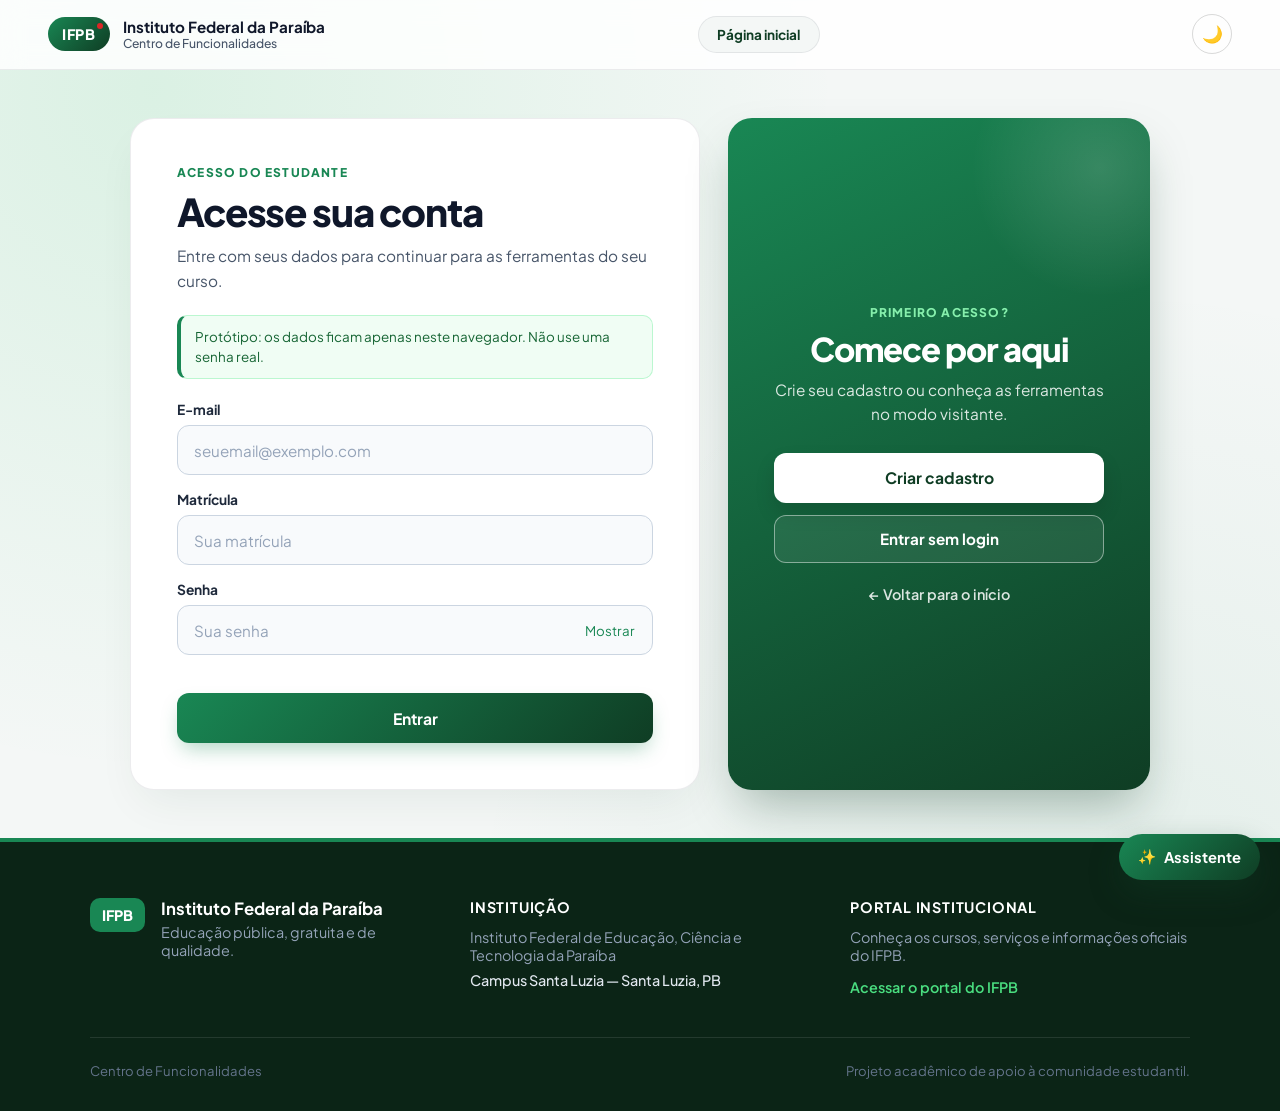
<file: html/login.html>
<!DOCTYPE html>
<!-- Página de entrada do usuário. -->
<html lang="pt-BR">
<head>
  <script src="../JS/theme.js"></script>
  <!-- Metadados, título e estilos da página. -->
  <meta charset="UTF-8">
  <meta name="viewport" content="width=device-width, initial-scale=1.0">
  <title>Acesso do Estudante - IFPB</title>
  <link rel="icon" type="image/png" href="https://thumb.wikimedia.org/wikipedia/commons/thumb/0/0c/Instituto_Federal_da_Para%C3%ADba_-_Marca_Vertical_2015.svg/1280px-Instituto_Federal_da_Para%C3%ADba_-_Marca_Vertical_2015.svg.png?utm_source=pt.wikipedia.org&utm_campaign=index&utm_content=thumbnail">
  <link rel="stylesheet" href="../css/style-login.css">
  <link rel="stylesheet" href="../css/institutional.css">
  <link rel="preconnect" href="https://fonts.googleapis.com">
  <link rel="preconnect" href="https://fonts.gstatic.com" crossorigin>
  <link href="https://fonts.googleapis.com/css2?family=Plus+Jakarta+Sans:wght@400;500;700;800&family=Roboto:wght@400;500;700;900&display=swap" rel="stylesheet">
  <link rel="stylesheet" href="../css/enhancements.css">
  <link rel="stylesheet" href="../css/dark.css">
  <link rel="stylesheet" href="../css/assistant.css">
</head>
<body>
  <header class="institutional-header">
    <a class="institutional-brand" href="../index.html">
      <span class="institutional-mark" aria-hidden="true">IFPB</span>
      <span class="institutional-name">Instituto Federal da Paraíba<small>Centro de Funcionalidades</small></span>
    </a>
    <a class="institutional-home" href="../index.html">Página inicial</a>
  </header>

  <!-- Área principal com login e acesso ao cadastro. -->
  <main class="container">
    <section class="form-section">
      <p class="section-kicker">Acesso do estudante</p>
      <h1 class="title">Acesse sua conta</h1>
      <p class="section-intro">Entre com seus dados para continuar para as ferramentas do seu curso.</p>
      <p class="storage-notice" id="storage-notice" role="note">Protótipo: os dados ficam apenas neste navegador. Não use uma senha real.</p>
      <!-- O JavaScript intercepta o envio, compara os dados locais e redireciona em caso de sucesso. -->
      <form class="form-login" action="dashboard.html" method="get" aria-label="Entrar na conta">
        <!-- Campos obrigatórios; os tipos e atributos também acionam validações nativas do navegador. -->
        <div class="input-group full-width">
          <label for="login-email">E-mail</label>
          <input id="login-email" type="email" placeholder="seuemail@exemplo.com" autocomplete="email" pattern=".*@.*" title="Digite um e-mail contendo @." required>
        </div>
        <div class="input-group full-width">
          <label for="login-enrollment">Matrícula</label>
          <input id="login-enrollment" type="text" placeholder="Sua matrícula" autocomplete="off" maxlength="30" required>
        </div>
        <div class="input-group full-width">
          <label for="login-password">Senha</label>
          <input id="login-password" type="password" placeholder="Sua senha" autocomplete="current-password" required>
        </div>
        <p class="form-message" role="alert" aria-live="polite"></p>
        <button type="submit" class="btn-submit">Entrar</button>
      </form>
    </section>

    <!-- Alternativas de acesso: cadastro, modo visitante e retorno à página inicial. -->
    <section class="form-section">
      <p class="section-kicker">Primeiro acesso?</p>
      <h2 class="title">Comece por aqui</h2>
      <p class="section-intro">Crie seu cadastro ou conheça as ferramentas no modo visitante.</p>
      <div class="actions">
        <a href="cadastro.html?curso=informatica" class="btn-submit">Criar cadastro</a>
        <a href="dashboard.html" class="btn-guest">Entrar sem login</a>
        <a href="../index.html" class="btn-back">← Voltar para o início</a>
      </div>
    </section>

  </main>

  <footer class="site-footer">
    <div class="footer-content">
      <div class="footer-brand">
        <div class="footer-logo" aria-hidden="true">IFPB</div>
        <div><strong>Instituto Federal da Paraíba</strong><p>Educação pública, gratuita e de qualidade.</p></div>
      </div>
      <div class="footer-details">
        <h2>Instituição</h2>
        <p>Instituto Federal de Educação, Ciência e Tecnologia da Paraíba</p>
        <p class="footer-location">Campus Santa Luzia — Santa Luzia, PB</p>
      </div>
      <div class="footer-portal">
        <h2>Portal institucional</h2>
        <p>Conheça os cursos, serviços e informações oficiais do IFPB.</p>
        <a href="https://www.ifpb.edu.br/" target="_blank" rel="noopener noreferrer">Acessar o portal do IFPB</a>
      </div>
    </div>
    <div class="footer-bottom"><span>Centro de Funcionalidades</span><span>Projeto acadêmico de apoio à comunidade estudantil.</span></div>
  </footer>

  <!-- auth.js disponibiliza hash/salt; login.js conecta os eventos do formulário e do modo visitante. -->
  <script src="../JS/auth.js"></script>
  <script src="../JS/login.js"></script>
  <script src="../JS/enhancements.js" defer></script>
  <script src="../JS/assistant.js" defer></script>
</body>
</html>
</file>
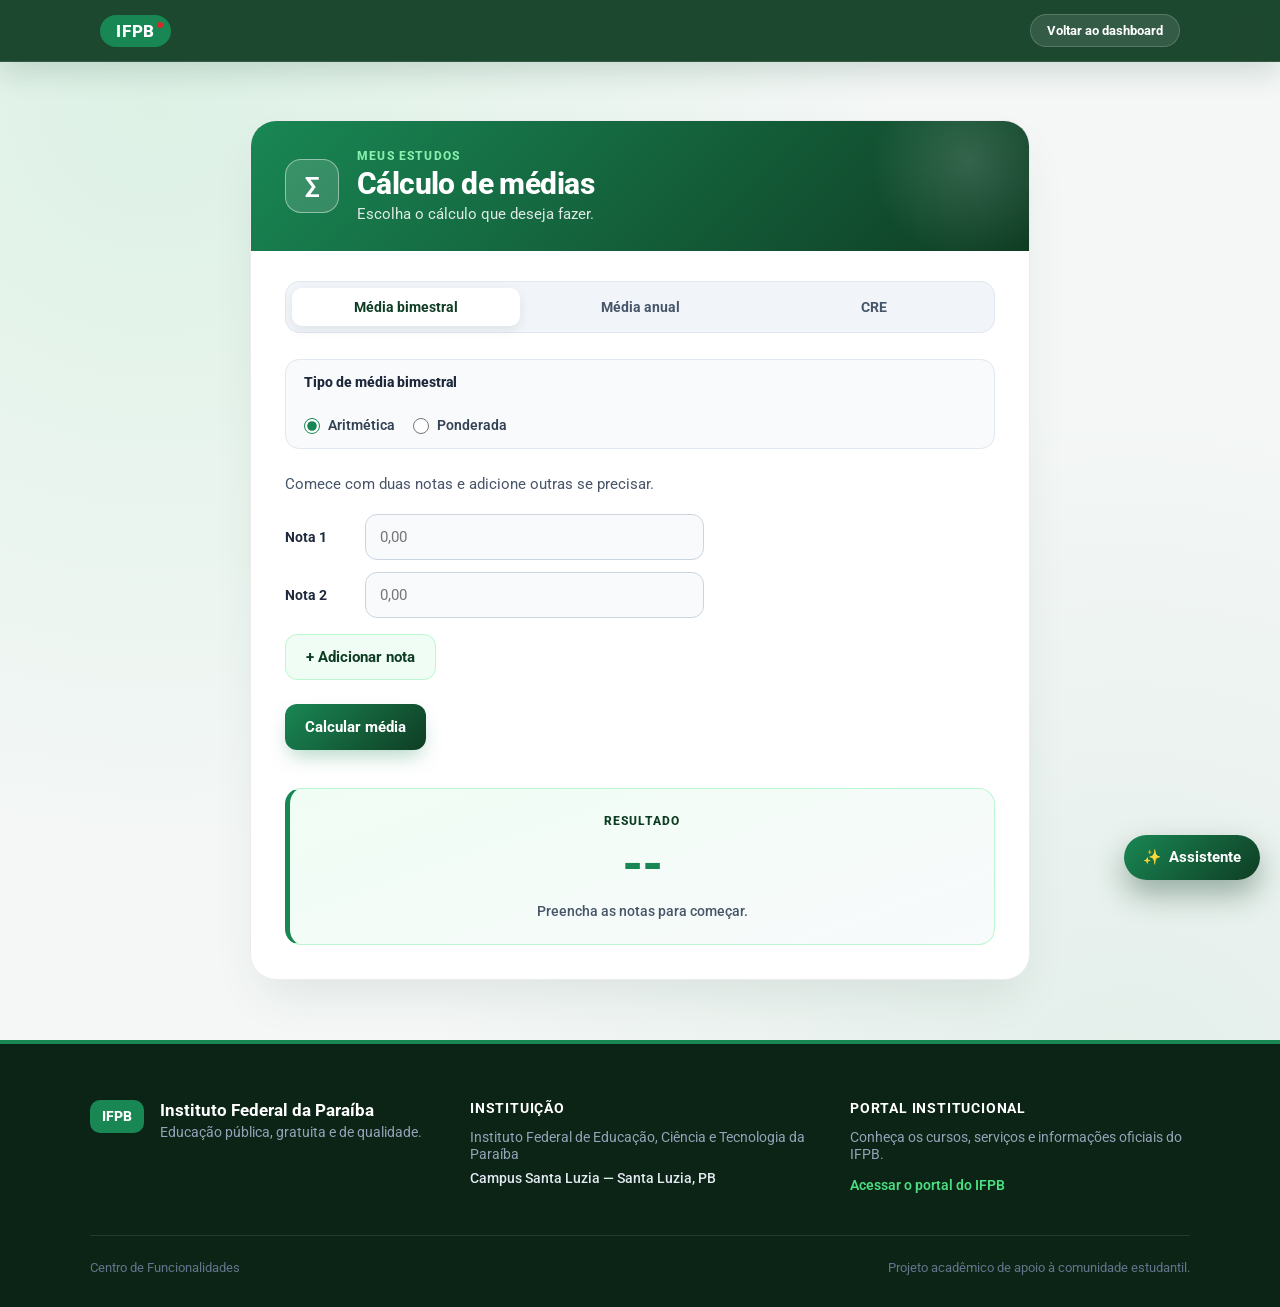
<file: html/medias.html>
<!DOCTYPE html>
<!-- Página da calculadora de médias. -->
<html lang="pt-BR">
<head>
  <script src="../JS/theme.js"></script>
  <!-- Metadados, título, estilos e fonte da calculadora. -->
  <meta charset="UTF-8">
  <meta name="viewport" content="width=device-width, initial-scale=1.0">
  <title>Cálculo de Médias - IFPB</title>
  <link rel="icon" type="image/png" href="https://thumb.wikimedia.org/wikipedia/commons/thumb/0/0c/Instituto_Federal_da_Para%C3%ADba_-_Marca_Vertical_2015.svg/1280px-Instituto_Federal_da_Para%C3%ADba_-_Marca_Vertical_2015.svg.png?utm_source=pt.wikipedia.org&utm_campaign=index&utm_content=thumbnail">
  <link rel="stylesheet" href="../css/style-medias.css">
  <link rel="stylesheet" href="../css/institutional.css">
  <link rel="preconnect" href="https://fonts.googleapis.com">
  <link rel="preconnect" href="https://fonts.gstatic.com" crossorigin>
  <link href="https://fonts.googleapis.com/css2?family=Roboto:wght@400;500;700;900&display=swap" rel="stylesheet">
  <link rel="stylesheet" href="../css/enhancements.css">
  <link rel="stylesheet" href="../css/dark.css">
  <link rel="stylesheet" href="../css/assistant.css">
</head>
<body>
  <!-- Cabeçalho fixo; medias.js ajusta o link de retorno conforme o curso de origem. -->
  <header class="navbar-header">
    <nav class="navbar">
      <div class="logo"><a href="../index.html">IFPB</a></div>
      <a id="back-to-dashboard" href="dashboard.html" class="back-link">Voltar ao dashboard</a>
    </nav>
  </header>

  <!-- Área principal da calculadora. -->
  <main class="main-content">
    <section class="calculator-card" aria-labelledby="page-title">
      <div class="calculator-heading">
        <span class="calculator-icon" aria-hidden="true">∑</span>
        <div>
          <p class="section-kicker">Meus estudos</p>
          <h1 id="page-title">Cálculo de médias</h1>
          <p>Escolha o cálculo que deseja fazer.</p>
        </div>
      </div>

      <!-- Navegação secundária alterna os formulários sem recarregar a página. -->
      <nav class="calculation-nav" aria-label="Tipo de cálculo">
        <button id="tab-bimonthly" class="calculation-tab active" type="button" aria-pressed="true" aria-controls="panel-bimonthly" data-calculation="bimonthly">Média bimestral</button>
        <button id="tab-annual" class="calculation-tab" type="button" aria-pressed="false" aria-controls="panel-annual" data-calculation="annual">Média anual</button>
        <button id="tab-cre" class="calculation-tab" type="button" aria-pressed="false" aria-controls="panel-cre" data-calculation="cre">CRE</button>
      </nav>

      <!-- Cada painel mantém seus campos e opções próprios para o cálculo selecionado. -->
      <form id="average-form" novalidate>
        <!-- Duas notas iniciais, com opção de adicionar outras e escolher os pesos. -->
        <section id="panel-bimonthly" class="calculation-panel" role="tabpanel" aria-labelledby="tab-bimonthly" data-panel="bimonthly">
          <fieldset class="average-types">
            <legend>Tipo de média bimestral</legend>
            <label><input type="radio" name="bimonthly-average-type" value="arithmetic" checked><span>Aritmética</span></label>
            <label><input type="radio" name="bimonthly-average-type" value="weighted"><span>Ponderada</span></label>
          </fieldset>
          <p class="section-description">Comece com duas notas e adicione outras se precisar.</p>
          <div class="grades-list" id="bimonthly-grades">
            <div class="grade-row">
              <label for="bimonthly-grade-1">Nota 1</label>
              <input id="bimonthly-grade-1" class="grade-input" type="number" min="0" max="100" step="0.01" placeholder="0,00" required>
              <label class="weight-control" for="bimonthly-weight-1">Peso</label>
              <input id="bimonthly-weight-1" class="weight-input weight-control" type="number" min="0.01" step="0.01" placeholder="1">
            </div>
            <div class="grade-row">
              <label for="bimonthly-grade-2">Nota 2</label>
              <input id="bimonthly-grade-2" class="grade-input" type="number" min="0" max="100" step="0.01" placeholder="0,00" required>
              <label class="weight-control" for="bimonthly-weight-2">Peso</label>
              <input id="bimonthly-weight-2" class="weight-input weight-control" type="number" min="0.01" step="0.01" placeholder="1">
            </div>
          </div>
          <button type="button" class="add-button add-grade-button" id="add-bimonthly-grade">+ Adicionar nota</button>
        </section>

        <!-- Média anual usa sempre os quatro bimestres e não permite adicionar linhas. -->
        <section id="panel-annual" class="calculation-panel" role="tabpanel" aria-labelledby="tab-annual" data-panel="annual" hidden>
          <fieldset class="average-types">
            <legend>Tipo de média anual</legend>
            <label><input type="radio" name="annual-average-type" value="arithmetic" checked><span>Aritmética</span></label>
            <label><input type="radio" name="annual-average-type" value="weighted"><span>Ponderada</span></label>
          </fieldset>
          <p class="section-description">Informe as quatro notas dos bimestres.</p>
          <div class="grades-list" id="annual-grades">
            <div class="grade-row">
              <label for="annual-grade-1">1º bimestre</label>
              <input id="annual-grade-1" class="grade-input" type="number" min="0" max="100" step="0.01" placeholder="0,00" required>
              <label class="weight-control" for="annual-weight-1">Peso</label>
              <input id="annual-weight-1" class="weight-input weight-control" type="number" min="0.01" step="0.01" placeholder="1">
            </div>
            <div class="grade-row">
              <label for="annual-grade-2">2º bimestre</label>
              <input id="annual-grade-2" class="grade-input" type="number" min="0" max="100" step="0.01" placeholder="0,00" required>
              <label class="weight-control" for="annual-weight-2">Peso</label>
              <input id="annual-weight-2" class="weight-input weight-control" type="number" min="0.01" step="0.01" placeholder="1">
            </div>
            <div class="grade-row">
              <label for="annual-grade-3">3º bimestre</label>
              <input id="annual-grade-3" class="grade-input" type="number" min="0" max="100" step="0.01" placeholder="0,00" required>
              <label class="weight-control" for="annual-weight-3">Peso</label>
              <input id="annual-weight-3" class="weight-input weight-control" type="number" min="0.01" step="0.01" placeholder="1">
            </div>
            <div class="grade-row">
              <label for="annual-grade-4">4º bimestre</label>
              <input id="annual-grade-4" class="grade-input" type="number" min="0" max="100" step="0.01" placeholder="0,00" required>
              <label class="weight-control" for="annual-weight-4">Peso</label>
              <input id="annual-weight-4" class="weight-input weight-control" type="number" min="0.01" step="0.01" placeholder="1">
            </div>
          </div>
        </section>

        <!-- No CRE, a quantidade informada gera linhas para nota final e carga horária. -->
        <section id="panel-cre" class="calculation-panel" role="tabpanel" aria-labelledby="tab-cre" data-panel="cre" hidden>
          <p class="section-description">O CRE é a média das notas finais ponderada pela carga horária de cada disciplina.</p>
          <div class="discipline-count-control">
            <label for="discipline-count">Quantidade de disciplinas</label>
            <input id="discipline-count" type="number" min="1" step="1" placeholder="Ex.: 5">
            <button type="button" class="add-button" id="generate-disciplines">Criar campos</button>
          </div>
          <div class="discipline-list" id="discipline-list"></div>
        </section>

        <!-- O botão calcula o painel visível; erros são anunciados na região abaixo. -->
        <div class="actions">
          <button type="submit" class="calculate-button">Calcular média</button>
        </div>
        <p class="form-message" id="form-message" role="alert" aria-live="polite"></p>
      </form>

      <!-- Região viva para anunciar o resultado atualizado também a tecnologias assistivas. -->
      <div class="result-panel" aria-live="polite">
        <span>Resultado</span>
        <strong id="average-result">--</strong>
        <p id="result-label">Preencha as notas para começar.</p>
      </div>
    </section>
  </main>

  <footer class="site-footer">
    <div class="footer-content">
      <div class="footer-brand">
        <div class="footer-logo" aria-hidden="true">IFPB</div>
        <div><strong>Instituto Federal da Paraíba</strong><p>Educação pública, gratuita e de qualidade.</p></div>
      </div>
      <div class="footer-details">
        <h2>Instituição</h2>
        <p>Instituto Federal de Educação, Ciência e Tecnologia da Paraíba</p>
        <p class="footer-location">Campus Santa Luzia — Santa Luzia, PB</p>
      </div>
      <div class="footer-portal">
        <h2>Portal institucional</h2>
        <p>Conheça os cursos, serviços e informações oficiais do IFPB.</p>
        <a href="https://www.ifpb.edu.br/" target="_blank" rel="noopener noreferrer">Acessar o portal do IFPB</a>
      </div>
    </div>
    <div class="footer-bottom"><span>Centro de Funcionalidades</span><span>Projeto acadêmico de apoio à comunidade estudantil.</span></div>
  </footer>

  <script src="../JS/medias.js"></script>
  <script src="../JS/enhancements.js" defer></script>
  <script src="../JS/assistant.js" defer></script>
</body>
</html>
</file>
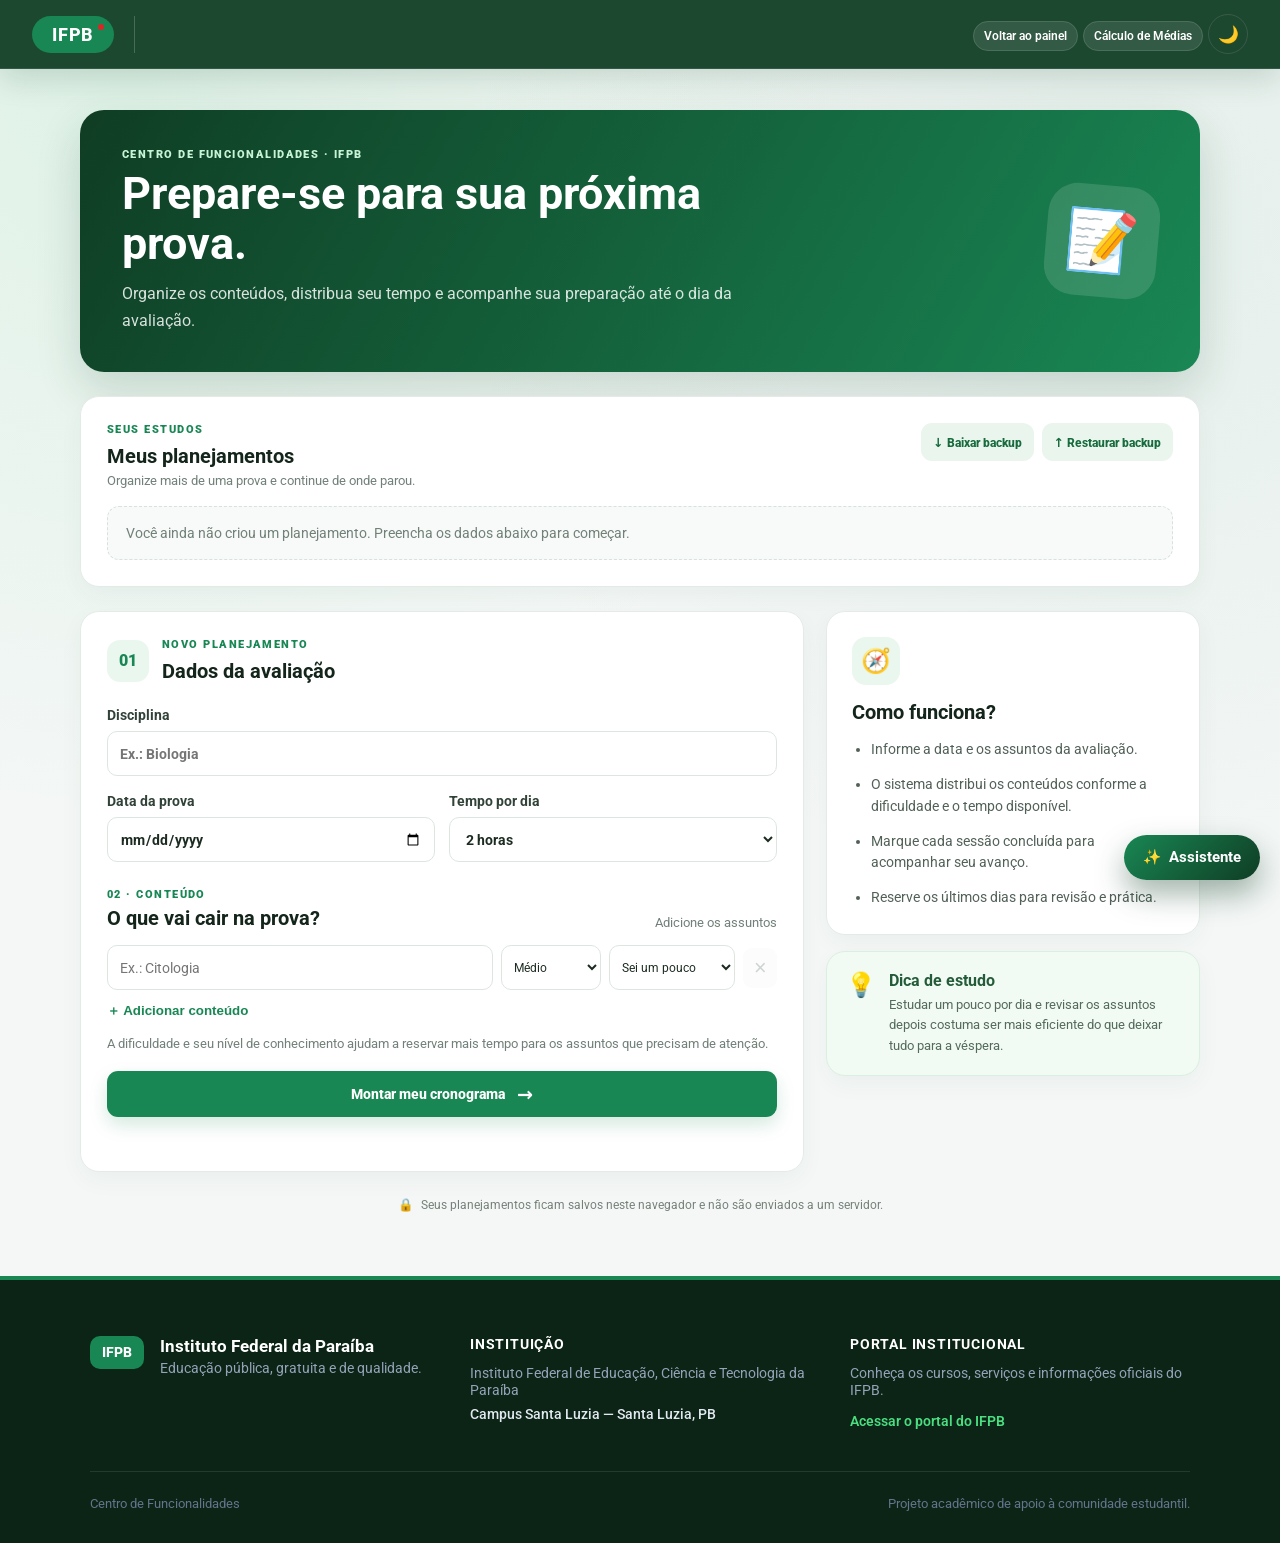
<file: html/preparacao.html>
<!DOCTYPE html>
<html lang="pt-BR">
<head>
  <script src="../JS/theme.js"></script>
  <meta charset="UTF-8">
  <meta name="viewport" content="width=device-width, initial-scale=1.0">
  <meta name="theme-color" content="#0f3d24">
  <title>Preparação para Provas - Centro de Funcionalidades</title>
  <link rel="icon" type="image/png" href="https://thumb.wikimedia.org/wikipedia/commons/thumb/0/0c/Instituto_Federal_da_Para%C3%ADba_-_Marca_Vertical_2015.svg/1280px-Instituto_Federal_da_Para%C3%ADba_-_Marca_Vertical_2015.svg.png">
  <link rel="stylesheet" href="../css/style-dashboard.css">
  <link rel="stylesheet" href="../css/institutional.css">
  <link rel="stylesheet" href="../css/style-preparacao.css">
  <link rel="preconnect" href="https://fonts.googleapis.com">
  <link rel="preconnect" href="https://fonts.gstatic.com" crossorigin>
  <link href="https://fonts.googleapis.com/css2?family=Roboto:wght@400;500;700;900&display=swap" rel="stylesheet">
  <link rel="stylesheet" href="../css/enhancements.css">
  <link rel="stylesheet" href="../css/dark.css">
  <link rel="stylesheet" href="../css/assistant.css">
</head>
<body class="prep-page">
  <header class="navbar-header">
    <nav class="navbar">
      <div class="logo"><a href="../index.html">IFPB</a></div>
      <ul class="nav-links">
        <li><a class="nav-btn" id="back-dashboard" href="dashboard.html">Voltar ao painel</a></li>
        <li><a class="nav-btn" href="medias.html">Cálculo de Médias</a></li>
      </ul>
    </nav>
  </header>

  <main class="prep-main">
    <section class="prep-hero">
      <div class="prep-hero-copy">
        <p class="prep-eyebrow">CENTRO DE FUNCIONALIDADES · IFPB</p>
        <h1>Prepare-se para sua próxima prova.</h1>
        <p>Organize os conteúdos, distribua seu tempo e acompanhe sua preparação até o dia da avaliação.</p>
      </div>
      <div class="prep-hero-icon" aria-hidden="true">📝</div>
    </section>

    <section class="prep-library prep-panel" aria-labelledby="library-title">
      <div class="prep-library-heading">
        <div><p class="prep-eyebrow">SEUS ESTUDOS</p><h2 id="library-title">Meus planejamentos</h2><p class="prep-muted">Organize mais de uma prova e continue de onde parou.</p></div>
        <div class="prep-library-actions">
          <button id="backup-button" class="prep-secondary-btn" type="button">↓ Baixar backup</button>
          <button id="restore-button" class="prep-secondary-btn" type="button">↑ Restaurar backup</button>
          <input id="restore-file" type="file" accept="application/json,.json" hidden>
        </div>
      </div>
      <div id="plan-library" class="prep-plan-library" aria-live="polite"></div>
    </section>

    <section class="prep-layout" aria-label="Criar planejamento de estudos">
      <form id="prep-form" class="prep-panel prep-form-panel">
        <div class="prep-section-heading">
          <div><span class="prep-step">01</span><div><p class="prep-eyebrow">NOVO PLANEJAMENTO</p><h2>Dados da avaliação</h2></div></div>
        </div>
        <label class="prep-field">Disciplina
          <input id="prep-subject" type="text" maxlength="60" placeholder="Ex.: Biologia" required>
        </label>
        <div class="prep-fields-two">
          <label class="prep-field">Data da prova
            <input id="prep-date" type="date" required>
          </label>
          <label class="prep-field">Tempo por dia
            <select id="prep-hours">
              <option value="0.5">30 minutos</option>
              <option value="1">1 hora</option>
              <option value="1.5">1h30</option>
              <option value="2" selected>2 horas</option>
              <option value="2.5">2h30</option>
              <option value="3">3 horas</option>
              <option value="4">4 horas</option>
              <option value="5">5 horas</option>
              <option value="6">6 horas</option>
            </select>
          </label>
        </div>
        <div class="prep-content-heading">
          <div><p class="prep-eyebrow">02 · CONTEÚDO</p><h2>O que vai cair na prova?</h2></div>
          <span class="prep-hint">Adicione os assuntos</span>
        </div>
        <div id="prep-topics" class="prep-topics-list">
          <div class="prep-topic-row">
            <input class="prep-topic-name" type="text" maxlength="90" placeholder="Ex.: Citologia" aria-label="Nome do conteúdo" required>
            <select class="prep-topic-level" aria-label="Dificuldade do conteúdo"><option value="1">Fácil</option><option value="2" selected>Médio</option><option value="3">Difícil</option></select>
            <select class="prep-topic-knowledge" aria-label="Quanto você conhece do conteúdo"><option value="0">Não estudei</option><option value="1" selected>Sei um pouco</option><option value="2">Já domino</option></select>
            <button class="prep-remove-topic" type="button" aria-label="Remover conteúdo" disabled>×</button>
          </div>
        </div>
        <button id="add-topic" class="prep-add-topic" type="button">＋ Adicionar conteúdo</button>
        <p class="prep-form-note">A dificuldade e seu nível de conhecimento ajudam a reservar mais tempo para os assuntos que precisam de atenção.</p>
        <button id="prep-submit" class="prep-primary-btn" type="submit">Montar meu cronograma <span aria-hidden="true">→</span></button>
        <button id="cancel-edit-button" class="prep-cancel-edit" type="button" hidden>Cancelar edição</button>
        <p id="prep-form-message" class="prep-message" role="status" aria-live="polite"></p>
      </form>

      <aside class="prep-side-column">
        <section class="prep-panel prep-how-panel">
          <div class="prep-side-icon" aria-hidden="true">🧭</div>
          <h2>Como funciona?</h2>
          <ul>
            <li>Informe a data e os assuntos da avaliação.</li>
            <li>O sistema distribui os conteúdos conforme a dificuldade e o tempo disponível.</li>
            <li>Marque cada sessão concluída para acompanhar seu avanço.</li>
            <li>Reserve os últimos dias para revisão e prática.</li>
          </ul>
        </section>
        <section class="prep-panel prep-tip-panel">
          <span aria-hidden="true">💡</span>
          <div><strong>Dica de estudo</strong><p>Estudar um pouco por dia e revisar os assuntos depois costuma ser mais eficiente do que deixar tudo para a véspera.</p></div>
        </section>
      </aside>
    </section>

    <section id="prep-results" class="prep-results" hidden>
      <div class="prep-results-heading">
        <div><p class="prep-eyebrow">SEUS PLANOS DE ESTUDOS</p><h2 id="plan-title">Meus cronogramas</h2><p id="plan-subtitle" class="prep-muted">Acompanhe várias provas ao mesmo tempo e minimize os planos que não precisa ver agora.</p></div>
        <div class="prep-results-toolbar">
          <button id="collapse-all-button" class="prep-secondary-btn" type="button">▴ Minimizar todos</button>
          <button id="expand-all-button" class="prep-secondary-btn" type="button">▾ Expandir todos</button>
          <button id="new-plan-button" class="prep-secondary-btn" type="button">＋ Novo planejamento</button>
        </div>
      </div>
      <div id="prep-plans" class="prep-plans" aria-live="polite"></div>
      <section class="prep-focus-panel prep-panel" aria-labelledby="focus-title">
        <div class="prep-focus-copy"><p class="prep-eyebrow">HORA DE CONCENTRAR</p><h2 id="focus-title">Modo foco</h2><p>Faça uma sessão de estudo sem distrações. Ao terminar, descanse um pouco.</p><span id="focus-status" class="prep-focus-status" role="status" aria-live="polite">Pronto para começar</span></div>
        <div class="prep-timer-wrap"><div class="prep-timer" aria-live="off"><span id="focus-time">25:00</span><small id="focus-mode-label">FOCO</small></div><div class="prep-timer-actions"><button id="focus-start" class="prep-primary-btn" type="button">Iniciar</button><button id="focus-reset" class="prep-secondary-btn" type="button">Reiniciar</button></div><button id="focus-switch" class="prep-focus-switch" type="button">Mudar para pausa de 5 min</button></div>
      </section>
    </section>

    <p class="prep-storage-note"><span aria-hidden="true">🔒</span> Seus planejamentos ficam salvos neste navegador e não são enviados a um servidor.</p>
  </main>

  <footer class="site-footer">
    <div class="footer-content">
      <div class="footer-brand"><div class="footer-logo" aria-hidden="true">IFPB</div><div><strong>Instituto Federal da Paraíba</strong><p>Educação pública, gratuita e de qualidade.</p></div></div>
      <div class="footer-details"><h2>Instituição</h2><p>Instituto Federal de Educação, Ciência e Tecnologia da Paraíba</p><p class="footer-location">Campus Santa Luzia — Santa Luzia, PB</p></div>
      <div class="footer-portal"><h2>Portal institucional</h2><p>Conheça os cursos, serviços e informações oficiais do IFPB.</p><a href="https://www.ifpb.edu.br/" target="_blank" rel="noopener noreferrer">Acessar o portal do IFPB</a></div>
    </div>
    <div class="footer-bottom"><span>Centro de Funcionalidades</span><span>Projeto acadêmico de apoio à comunidade estudantil.</span></div>
  </footer>
  <script src="../JS/preparacao.js"></script>
  <script src="../JS/enhancements.js" defer></script>
  <script src="../JS/assistant.js" defer></script>
</body>
</html>
</file>
<file: style-index.css>
/* =========================================
   VARIÁVEIS E IDENTIDADE VISUAL (IFPB MODERN)
   ========================================= */
:root {
  --if-green-dark: #0f3d24;
  --if-green-primary: #198754;
  --if-green-vibrant: #22c55e;
  --if-green-soft: rgba(25, 135, 84, 0.1);
  --if-red-accent: #dc2626;
  
  --bg-page: #f4f7f6;
  --surface-card: #ffffff;
  --text-main: #0f172a;
  --text-muted: #475569;
  --border-subtle: rgba(15, 23, 42, 0.08);
  
  --shadow-card: 0 10px 30px -5px rgba(15, 61, 36, 0.06), 0 4px 10px -3px rgba(0, 0, 0, 0.03);
  --shadow-card-hover: 0 22px 45px -10px rgba(25, 135, 84, 0.18), 0 8px 20px -6px rgba(0, 0, 0, 0.06);
  --radius-lg: 20px;
  --radius-md: 12px;
}

* {
  margin: 0;
  padding: 0;
  box-sizing: border-box;
}

body {
  font-family: 'Plus Jakarta Sans', 'Roboto', sans-serif;
  background-color: var(--bg-page);
  color: var(--text-main);
  min-height: 100vh;
  display: flex;
  flex-direction: column;
  /* Fundo sutil com brilho radial institucional no topo */
  background-image: 
    radial-gradient(circle at 15% 0%, rgba(34, 197, 94, 0.12) 0%, transparent 45%),
    radial-gradient(circle at 85% 10%, rgba(25, 135, 84, 0.08) 0%, transparent 40%);
  line-height: 1.6;
  -webkit-font-smoothing: antialiased;
}

.container {
  width: 100%;
  max-width: 1060px;
  margin: 0 auto;
  padding: 2rem 1.5rem 5rem;
  flex: 1;
}

/* =========================================
   CABEÇALHO (HEADER)
   ========================================= */
.header {
  display: flex;
  align-items: center;
  justify-content: space-between;
  padding: 1rem 0 3rem;
}

.logo {
  display: inline-flex;
  align-items: center;
  gap: 0.85rem;
  padding: 0.5rem 1rem 0.5rem 0.5rem;
  background: rgba(255, 255, 255, 0.75);
  backdrop-filter: blur(10px);
  border: 1px solid var(--border-subtle);
  border-radius: 50px;
  box-shadow: 0 4px 12px rgba(0, 0, 0, 0.03);
}

.logo-icon {
  background: linear-gradient(135deg, var(--if-green-primary), var(--if-green-dark));
  color: #fff;
  font-weight: 800;
  font-size: 0.95rem;
  letter-spacing: 0.5px;
  padding: 0.55rem 0.9rem;
  border-radius: 50px;
  position: relative;
}

/* Detalhe vermelho característico da marca dos Institutos Federais */
.logo-icon::after {
  content: '';
  position: absolute;
  top: 6px;
  right: 7px;
  width: 6px;
  height: 6px;
  background-color: var(--if-red-accent);
  border-radius: 50%;
}

.logo-text {
  display: flex;
  flex-direction: column;
  line-height: 1.2;
}

.logo-text strong {
  font-size: 0.9rem;
  color: var(--text-main);
  font-weight: 700;
}

.logo-text span {
  font-size: 0.75rem;
  color: var(--text-muted);
  font-weight: 500;
}

/* =========================================
   SEÇÃO PRINCIPAL (HERO)
   ========================================= */
.hero {
  text-align: center;
  max-width: 680px;
  margin: 0 auto 3.5rem;
}

.tag {
  display: inline-flex;
  align-items: center;
  gap: 0.5rem;
  background-color: var(--if-green-soft);
  color: var(--if-green-dark);
  font-size: 0.75rem;
  font-weight: 700;
  letter-spacing: 1.2px;
  padding: 0.45rem 1rem;
  border-radius: 50px;
  border: 1px solid rgba(25, 135, 84, 0.2);
  margin-bottom: 1.25rem;
}

.tag::before {
  content: '';
  width: 7px;
  height: 7px;
  border-radius: 50%;
  background-color: var(--if-green-primary);
  box-shadow: 0 0 0 3px rgba(25, 135, 84, 0.2);
}

.hero h1 {
  font-size: clamp(2.1rem, 4.5vw, 3.2rem);
  font-weight: 800;
  line-height: 1.15;
  letter-spacing: -0.03em;
  color: var(--text-main);
  margin-bottom: 1rem;
}

.hero h1 span {
  background: linear-gradient(120deg, var(--if-green-primary), #10b981);
  -webkit-background-clip: text;
  background-clip: text;
  -webkit-text-fill-color: transparent;
}

.hero p {
  font-size: 1.08rem;
  color: var(--text-muted);
  max-width: 520px;
  margin: 0 auto;
}

/* =========================================
   CARDS DE CURSOS (GRID E INTERAÇÕES)
   ========================================= */
.courses {
  display: grid;
  grid-template-columns: repeat(auto-fit, minmax(310px, 1fr));
  gap: 1.75rem;
}

.course-card {
  position: relative;
  display: flex;
  flex-direction: column;
  justify-content: space-between;
  background: var(--surface-card);
  border: 1px solid var(--border-subtle);
  border-radius: var(--radius-lg);
  padding: 2.25rem;
  text-decoration: none;
  color: inherit;
  box-shadow: var(--shadow-card);
  transition: all 0.35s cubic-bezier(0.16, 1, 0.3, 1);
  overflow: hidden;
}

/* Barra superior decorativa que aparece no hover */
.course-card::before {
  content: '';
  position: absolute;
  top: 0;
  left: 0;
  right: 0;
  height: 4px;
  background: linear-gradient(90deg, var(--if-green-primary), var(--if-green-vibrant));
  opacity: 0;
  transition: opacity 0.3s ease;
}

.course-card:hover {
  transform: translateY(-6px);
  box-shadow: var(--shadow-card-hover);
  border-color: rgba(25, 135, 84, 0.3);
}

.course-card:hover::before {
  opacity: 1;
}

.course-icon {
  width: 60px;
  height: 60px;
  border-radius: 16px;
  background: linear-gradient(135deg, rgba(25, 135, 84, 0.12), rgba(34, 197, 94, 0.05));
  color: var(--if-green-primary);
  display: flex;
  align-items: center;
  justify-content: center;
  font-size: 1.5rem;
  margin-bottom: 1.75rem;
  transition: all 0.35s ease;
}

.course-card:hover .course-icon {
  background: linear-gradient(135deg, var(--if-green-primary), var(--if-green-dark));
  color: #ffffff;
  transform: scale(1.06) rotate(-3deg);
  box-shadow: 0 10px 20px rgba(25, 135, 84, 0.25);
}

.course-label {
  display: inline-block;
  font-size: 0.72rem;
  font-weight: 700;
  letter-spacing: 1px;
  color: var(--if-green-primary);
  margin-bottom: 0.35rem;
}

.course-content h2 {
  font-size: 1.55rem;
  font-weight: 800;
  color: var(--text-main);
  margin-bottom: 0.65rem;
  letter-spacing: -0.02em;
}

.course-content p {
  font-size: 0.95rem;
  color: var(--text-muted);
  margin-bottom: 2rem;
}

.course-button {
  display: inline-flex;
  align-items: center;
  gap: 0.6rem;
  font-size: 0.95rem;
  font-weight: 700;
  color: var(--if-green-dark);
  background-color: var(--bg-page);
  padding: 0.7rem 1.25rem;
  border-radius: var(--radius-md);
  transition: all 0.3s ease;
}

.course-card:hover .course-button {
  background-color: var(--if-green-primary);
  color: #ffffff;
}

.course-button i {
  font-size: 0.85rem;
  transition: transform 0.3s ease;
}

.course-card:hover .course-button i {
  transform: translateX(5px);
}

/* =========================================
   RODAPÉ INSTITUCIONAL (FOOTER)
   ========================================= */
.site-footer {
  background-color: #0b2416;
  color: #cbd5e1;
  padding: 3.5rem 1.5rem 2rem;
  margin-top: auto;
  border-top: 4px solid var(--if-green-primary);
}

.footer-content {
  max-width: 1060px;
  margin: 0 auto;
  display: grid;
  grid-template-columns: repeat(auto-fit, minmax(240px, 1fr));
  gap: 2.5rem;
  padding-bottom: 2.5rem;
  border-bottom: 1px solid rgba(255, 255, 255, 0.1);
}

.footer-brand {
  display: flex;
  align-items: flex-start;
  gap: 1rem;
}

.footer-logo {
  background-color: var(--if-green-primary);
  color: #fff;
  font-weight: 800;
  padding: 0.5rem 0.75rem;
  border-radius: 10px;
  font-size: 0.9rem;
}

.footer-brand strong {
  color: #ffffff;
  font-size: 1.05rem;
  display: block;
  margin-bottom: 0.25rem;
}

.site-footer h2 {
  color: #ffffff;
  font-size: 0.95rem;
  text-transform: uppercase;
  letter-spacing: 0.8px;
  margin-bottom: 0.75rem;
}

.site-footer p {
  font-size: 0.9rem;
  color: #94a3b8;
}

.footer-location {
  margin-top: 0.4rem;
  color: #e2e8f0 !important;
  font-weight: 500;
}

.footer-portal a {
  display: inline-block;
  margin-top: 0.85rem;
  color: #4ade80;
  font-weight: 600;
  font-size: 0.9rem;
  text-decoration: none;
  border-bottom: 1px solid transparent;
  transition: border-color 0.2s ease;
}

.footer-portal a:hover {
  border-bottom-color: #4ade80;
}

.footer-bottom {
  max-width: 1060px;
  margin: 1.5rem auto 0;
  display: flex;
  flex-wrap: wrap;
  justify-content: space-between;
  gap: 1rem;
  font-size: 0.82rem;
  color: #64748b;
}

/* Responsividade Mobile */
@media (max-width: 600px) {
  .course-card {
    padding: 1.75rem;
  }
  .footer-bottom {
    flex-direction: column;
    text-align: center;
  }
}
</file>
<file: css/institutional.css>
/* =========================================================
   DESIGN SYSTEM COMPARTILHADO - CENTRO DE FUNCIONALIDADES IFPB
   ========================================================= */
:root {
  --if-green-dark: #0f3d24;
  --if-green-primary: #198754;
  --if-green-vibrant: #22c55e;
  --if-green-soft: rgba(25, 135, 84, 0.1);
  --if-red-accent: #dc2626;

  --bg-page: #f4f7f6;
  --surface-card: #ffffff;
  --text-main: #0f172a;
  --text-muted: #475569;
  --border-subtle: rgba(15, 23, 42, 0.08);

  --shadow-card: 0 10px 30px -5px rgba(15, 61, 36, 0.06), 0 4px 10px -3px rgba(0, 0, 0, 0.03);
  --shadow-card-hover: 0 22px 45px -10px rgba(25, 135, 84, 0.18), 0 8px 20px -6px rgba(0, 0, 0, 0.06);
  --radius-lg: 22px;
  --radius-md: 12px;
}

/* Cabeçalho Institucional (Login e Cadastro) */
.institutional-header {
  align-items: center;
  backdrop-filter: blur(12px);
  background: rgba(255, 255, 255, 0.85);
  border-bottom: 1px solid var(--border-subtle);
  display: flex;
  justify-content: space-between;
  padding: 0.9rem clamp(1rem, 4vw, 3rem);
  position: sticky;
  top: 0;
  z-index: 100;
}

.institutional-brand {
  align-items: center;
  color: var(--text-main);
  display: inline-flex;
  gap: 0.85rem;
  text-decoration: none;
}

.institutional-mark {
  background: linear-gradient(135deg, var(--if-green-primary), var(--if-green-dark));
  border-radius: 50px;
  color: #ffffff;
  font-size: 0.9rem;
  font-weight: 800;
  letter-spacing: 0.5px;
  padding: 0.5rem 0.9rem;
  position: relative;
}

.institutional-mark::after {
  background-color: var(--if-red-accent);
  border-radius: 50%;
  content: '';
  height: 6px;
  position: absolute;
  right: 7px;
  top: 6px;
  width: 6px;
}

.institutional-name {
  display: flex;
  flex-direction: column;
  font-size: 0.95rem;
  font-weight: 700;
  line-height: 1.2;
}

.institutional-name small {
  color: var(--text-muted);
  font-size: 0.76rem;
  font-weight: 500;
}

.institutional-home {
  background: var(--bg-page);
  border: 1px solid var(--border-subtle);
  border-radius: 50px;
  color: var(--if-green-dark);
  font-size: 0.85rem;
  font-weight: 700;
  padding: 0.55rem 1.15rem;
  text-decoration: none;
  transition: all 0.25s ease;
}

.institutional-home:hover {
  background: var(--if-green-primary);
  border-color: var(--if-green-primary);
  color: #ffffff;
  transform: translateY(-1px);
}

/* Rodapé Institucional Unificado */
.site-footer {
  background-color: #0b2416;
  border-top: 4px solid var(--if-green-primary);
  color: #cbd5e1;
  margin-top: auto;
  padding: 3.5rem 1.5rem 2rem;
  position: relative;
  z-index: 2;
}

.footer-content {
  border-bottom: 1px solid rgba(255, 255, 255, 0.1);
  display: grid;
  gap: 2.5rem;
  grid-template-columns: repeat(auto-fit, minmax(240px, 1fr));
  margin: 0 auto;
  max-width: 1100px;
  padding-bottom: 2.5rem;
}

.footer-brand {
  align-items: flex-start;
  display: flex;
  gap: 1rem;
}

.footer-logo {
  background-color: var(--if-green-primary);
  border-radius: 10px;
  color: #ffffff;
  font-size: 0.9rem;
  font-weight: 800;
  padding: 0.5rem 0.75rem;
}

.footer-brand strong {
  color: #ffffff;
  display: block;
  font-size: 1.05rem;
  margin-bottom: 0.25rem;
}

.site-footer h2 {
  color: #ffffff;
  font-size: 0.9rem;
  letter-spacing: 0.8px;
  margin-bottom: 0.75rem;
  text-transform: uppercase;
}

.site-footer p {
  color: #94a3b8;
  font-size: 0.9rem;
}

.footer-location {
  color: #e2e8f0 !important;
  font-weight: 500;
  margin-top: 0.4rem;
}

.footer-portal a {
  border-bottom: 1px solid transparent;
  color: #4ade80;
  display: inline-block;
  font-size: 0.9rem;
  font-weight: 600;
  margin-top: 0.85rem;
  text-decoration: none;
  transition: border-color 0.2s ease;
}

.footer-portal a:hover {
  border-bottom-color: #4ade80;
}

.footer-bottom {
  color: #64748b;
  display: flex;
  flex-wrap: wrap;
  font-size: 0.82rem;
  gap: 1rem;
  justify-content: space-between;
  margin: 1.5rem auto 0;
  max-width: 1100px;
}

@media (max-width: 600px) {
  .institutional-name small {
    display: none;
  }
  .footer-bottom {
    flex-direction: column;
    text-align: center;
  }
}
</file>
<file: css/enhancements.css>
/* Melhorias compartilhadas: acessibilidade, movimento suave e pequenos detalhes de interface. */
html { scroll-behavior: smooth; }
body { font-family: 'Plus Jakarta Sans', 'Roboto', system-ui, sans-serif; }

.skip-link { position: fixed; left: 1rem; top: -4rem; z-index: 1000; background: #0f3d24; color: #fff; padding: .7rem 1.1rem; border-radius: 10px; font-weight: 700; text-decoration: none; transition: top .2s ease; }
.skip-link:focus { top: 1rem; }

:focus-visible { outline: 3px solid #22c55e; outline-offset: 3px; border-radius: 6px; }
::selection { background: rgba(34, 197, 94, .28); }

/* Entrada suave dos blocos ao rolar a página. */
.reveal { opacity: 0; transform: translateY(18px); transition: opacity .6s ease, transform .6s cubic-bezier(.16, 1, .3, 1); }
.reveal.is-visible { opacity: 1; transform: none; }

/* Botão para voltar ao topo. */
.back-to-top { position: fixed; right: 1.25rem; bottom: 1.25rem; width: 46px; height: 46px; border: 0; border-radius: 50%; background: #198754; color: #fff; font-size: 1.2rem; cursor: pointer; box-shadow: 0 10px 24px rgba(15, 61, 36, .3); opacity: 0; visibility: hidden; transform: translateY(10px); transition: all .3s ease; z-index: 90; }
.back-to-top.is-shown { opacity: 1; visibility: visible; transform: none; }
.back-to-top:hover { background: #0f3d24; }

/* Mostrar/ocultar senha. */
.pw-wrap { position: relative; display: block; }
.pw-wrap input { width: 100%; padding-right: 4.8rem; }
.pw-toggle { position: absolute; right: .55rem; top: 50%; transform: translateY(-50%); border: 0; background: transparent; color: #198754; font: 700 .78rem inherit; font-family: inherit; cursor: pointer; padding: .4rem .6rem; border-radius: 8px; }
.pw-toggle:hover { background: rgba(25, 135, 84, .1); }

/* Saudação no painel. */
.greeting { display: flex; flex-wrap: wrap; gap: .4rem 1rem; align-items: baseline; margin-bottom: .35rem; }
.greeting strong { font-size: 1.05rem; color: #0f3d24; }
.greeting span { font-size: .85rem; color: #475569; text-transform: none; }
.greeting span::first-letter { text-transform: uppercase; }

/* Recursos na página inicial. */
.features { margin-top: 4rem; }
.features h2 { text-align: center; font-size: 1.5rem; font-weight: 800; letter-spacing: -.02em; margin-bottom: .4rem; }
.features > p { text-align: center; color: #475569; margin-bottom: 2rem; }
.features-grid { display: grid; grid-template-columns: repeat(auto-fit, minmax(210px, 1fr)); gap: 1rem; }
.feature { background: #fff; border: 1px solid rgba(15, 23, 42, .08); border-radius: 16px; padding: 1.35rem; transition: transform .3s ease, box-shadow .3s ease; }
.feature:hover { transform: translateY(-4px); box-shadow: 0 16px 32px -12px rgba(25, 135, 84, .22); }
.feature i { color: #198754; font-size: 1.3rem; margin-bottom: .8rem; display: block; }
.feature h3 { font-size: 1rem; margin-bottom: .3rem; }
.feature p { font-size: .88rem; color: #475569; }

@media (prefers-reduced-motion: reduce) {
  html { scroll-behavior: auto; }
  *, *::before, *::after { animation-duration: .01ms !important; transition-duration: .01ms !important; }
  .reveal { opacity: 1; transform: none; }
}
@media print { .back-to-top, .skip-link, .navbar-header, .site-footer { display: none !important; } }
</file>
<file: css/dark.css>
/* Modo escuro gerado a partir das cores do projeto. */
html[data-theme="dark"]{color-scheme:dark;--bg-page:#0e1512;--bg-color:#0e1512;--surface-card:#16211b;--text-main:#e8f0ec;--text-color:#e8f0ec;--text-muted:#a9b8b0;--green-soft:#1d2c24;--if-green-soft:rgba(34,197,94,.14);--border-subtle:rgba(255,255,255,.1)}
html[data-theme="dark"] body{background-color:#0e1512}
html[data-theme="dark"] input,html[data-theme="dark"] select,html[data-theme="dark"] textarea{background:#101a15;color:#e8f0ec;border-color:#2c3b33}
html[data-theme="dark"] ::placeholder{color:#7d8c84}
html[data-theme="dark"] dialog::backdrop{background:rgba(0,0,0,.6)}
html[data-theme="dark"] .institutional-header{background:rgba(22,33,27,0.85)}
html[data-theme="dark"] .institutional-home{color:#86efac}
html[data-theme="dark"] .site-footer p{color:#a9b8b0}
html[data-theme="dark"] .footer-bottom{color:#a9b8b0}
html[data-theme="dark"] .register-card{background:rgba(22,33,27,0.96);border:1px solid rgba(255,255,255,0.13)}
html[data-theme="dark"] .section-kicker{color:#4ade80}
html[data-theme="dark"] .title{color:#e8f0ec}
html[data-theme="dark"] .subtitle{color:#a9b8b0}
html[data-theme="dark"] .storage-notice{background:#16211b;border:1px solid #2c3b33;color:#86efac}
html[data-theme="dark"] .input-group label{color:#e8f0ec}
html[data-theme="dark"] .input-group input{background-color:#16211b;border:1px solid #2c3b33;color:#e8f0ec}
html[data-theme="dark"] .input-group input:focus{background-color:#16211b}
html[data-theme="dark"] .input-group input[readonly]{background:#16211b;border-color:#2c3b33;color:#a9b8b0}
html[data-theme="dark"] .field-hint{color:#a9b8b0}
html[data-theme="dark"] .photo-field{background:#16211b}
html[data-theme="dark"] .photo-field:hover{background:#16211b}
html[data-theme="dark"] .photo-preview-wrap{background:#16211b;border:2px solid #2c3b33;color:#4ade80}
html[data-theme="dark"] .photo-input-group label span,html[data-theme="dark"] .photo-input-group small{color:#a9b8b0}
html[data-theme="dark"] .form-message{color:#4ade80}
html[data-theme="dark"] .form-message.error{color:#e8f0ec}
html[data-theme="dark"] .btn-back{color:#4ade80}
html[data-theme="dark"] .nav-btn{background:rgba(22,33,27,0.1)}
html[data-theme="dark"] .nav-btn:hover{background:#16211b;color:#86efac}
html[data-theme="dark"] .profile-nav-item .nav-btn{color:#86efac}
html[data-theme="dark"] .dropdown-content{background-color:#16211b}
html[data-theme="dark"] .dropdown-content a:hover{color:#4ade80}
html[data-theme="dark"] .profile-content{background:#16211b}
html[data-theme="dark"] .profile-close{background:#16211b;color:#a9b8b0}
html[data-theme="dark"] .profile-close:hover{background:#16211b;color:#e8f0ec}
html[data-theme="dark"] .profile-heading h2{color:#e8f0ec}
html[data-theme="dark"] .profile-avatar{background:linear-gradient(135deg, #16211b, #1d2c24);border:2px solid #2c3b33;color:#86efac}
html[data-theme="dark"] .profile-details{border-top:1px solid #2c3b33}
html[data-theme="dark"] .profile-details div{border-bottom:1px solid #2c3b33}
html[data-theme="dark"] .profile-details dt{color:#a9b8b0}
html[data-theme="dark"] .profile-details dd{color:#e8f0ec}
html[data-theme="dark"] .profile-logout{background:#16211b;border:1px solid #2c3b33}
html[data-theme="dark"] .profile-logout:hover{background:#16211b}
html[data-theme="dark"] .eyebrow{color:#4ade80}
html[data-theme="dark"] .overview-panel{background:#16211b}
html[data-theme="dark"] .daily-goals-wrap h1{color:#e8f0ec}
html[data-theme="dark"] .daily-goals-form .form-field{color:#e8f0ec}
html[data-theme="dark"] .daily-goals-form input,html[data-theme="dark"] .daily-goals-form textarea{background:#16211b;border:1px solid #2c3b33}
html[data-theme="dark"] .daily-goals-form input:focus,html[data-theme="dark"] .daily-goals-form textarea:focus{background:#16211b}
html[data-theme="dark"] .goal-item{background:#16211b;border:1px solid #2c3b33}
html[data-theme="dark"] .goal-text{color:#e8f0ec}
html[data-theme="dark"] .goal-remove{background:#16211b;border:1px solid #2c3b33;color:#a9b8b0}
html[data-theme="dark"] .goal-remove:hover{background:#16211b;border-color:#2c3b33}
html[data-theme="dark"] .goal-empty{background:#16211b;border:1px dashed #2c3b33;color:#a9b8b0}
html[data-theme="dark"] .overview-stats{background:linear-gradient(160deg, #16211b 0%, #16211b 100%);border:1px solid #2c3b33}
html[data-theme="dark"] .summary-heading{color:#86efac}
html[data-theme="dark"] .stat-box{background:#16211b}
html[data-theme="dark"] .stat-box span{color:#a9b8b0}
html[data-theme="dark"] .stat-box strong{color:#86efac}
html[data-theme="dark"] .stat-box small{color:#a9b8b0}
html[data-theme="dark"] .mini-card{background:#16211b}
html[data-theme="dark"] .mini-card-header h2{color:#e8f0ec}
html[data-theme="dark"] .mini-card-header span{color:#4ade80}
html[data-theme="dark"] .agenda-card li{background:#16211b;color:#e8f0ec}
html[data-theme="dark"] .progress-label strong{color:#4ade80}
html[data-theme="dark"] .progress-bar{background:#16211b}
html[data-theme="dark"] .planner-panel{background:#16211b}
html[data-theme="dark"] .planner-header h2{color:#e8f0ec}
html[data-theme="dark"] .sheet-btn{border:1px solid #2c3b33;color:#86efac}
html[data-theme="dark"] .study-form input,html[data-theme="dark"] .study-form select{background:#16211b;border:1px solid #2c3b33}
html[data-theme="dark"] .study-form input:focus,html[data-theme="dark"] .study-form select:focus{background:#16211b}
html[data-theme="dark"] .planner-list-header{color:#a9b8b0}
html[data-theme="dark"] .planner-item{background:#16211b;border:1px solid #2c3b33}
html[data-theme="dark"] .planner-item:hover{background:#16211b;border-color:#2c3b33}
html[data-theme="dark"] .planner-item .task-title{color:#e8f0ec}
html[data-theme="dark"] .planner-item .task-subject{color:#a9b8b0}
html[data-theme="dark"] .planner-item .task-date{color:#a9b8b0}
html[data-theme="dark"] .planner-item .task-type{color:#86efac}
html[data-theme="dark"] .planner-item .task-remove{background:#16211b;border:1px solid #2c3b33;color:#a9b8b0}
html[data-theme="dark"] .planner-item .task-remove:hover{background:#16211b;border-color:#2c3b33}
html[data-theme="dark"] .planner-item.done .task-title{color:#a9b8b0}
html[data-theme="dark"] .card{background:#16211b}
html[data-theme="dark"] .card h3{color:#e8f0ec}
html[data-theme="dark"] .prep-overview-panel{border:1px solid #2c3b33;background:linear-gradient(115deg,#16211b,#16211b)}
html[data-theme="dark"] .prep-overview-heading h2{color:#86efac}
html[data-theme="dark"] .prep-overview-heading p:not(.eyebrow){color:#a9b8b0}
html[data-theme="dark"] .prep-overview-content > p{color:#a9b8b0}
html[data-theme="dark"] .prep-overview-empty{border:1px dashed #2c3b33;background:rgba(22,33,27,0.75)}
html[data-theme="dark"] .prep-overview-empty p{color:#a9b8b0}
html[data-theme="dark"] .prep-overview-identity strong{color:#86efac}
html[data-theme="dark"] .prep-overview-identity span{color:#a9b8b0}
html[data-theme="dark"] .prep-overview-stats{color:#4ade80}
html[data-theme="dark"] .prep-overview-track{background:#16211b}
html[data-theme="dark"] .prep-overview-next{color:#a9b8b0}
html[data-theme="dark"] .prep-overview-next strong{color:#86efac}
html[data-theme="dark"] .form-section{background:#16211b;border:1px solid rgba(255,255,255,0.13)}
html[data-theme="dark"] .section-kicker{color:#4ade80}
html[data-theme="dark"] .title{color:#e8f0ec}
html[data-theme="dark"] .section-intro{color:#a9b8b0}
html[data-theme="dark"] .storage-notice{background:#16211b;border:1px solid #2c3b33;color:#86efac}
html[data-theme="dark"] .input-group label{color:#e8f0ec}
html[data-theme="dark"] .input-group input{background:#16211b;border:1px solid #2c3b33;color:#e8f0ec}
html[data-theme="dark"] .input-group input::placeholder{color:#a9b8b0}
html[data-theme="dark"] .input-group input:focus{background:#16211b}
html[data-theme="dark"] .form-message{color:#e8f0ec}
html[data-theme="dark"] .form-message:not(:empty){background:#16211b;border:1px solid #2c3b33}
html[data-theme="dark"] .form-section:nth-child(2)::before{background:radial-gradient(circle, rgba(22,33,27,0.14) 0%, transparent 70%)}
html[data-theme="dark"] .actions .btn-submit{background:#16211b;color:#86efac}
html[data-theme="dark"] .actions .btn-submit:hover{background:#16211b}
html[data-theme="dark"] .btn-guest{background:rgba(22,33,27,0.08)}
html[data-theme="dark"] .btn-guest:hover{background:rgba(22,33,27,0.2);border-color:#2c3b33}
html[data-theme="dark"] .back-link{background:rgba(22,33,27,0.1)}
html[data-theme="dark"] .back-link:hover{background-color:#16211b;color:#86efac}
html[data-theme="dark"] .calculator-card{background:#16211b}
html[data-theme="dark"] .calculator-heading::after{background:radial-gradient(circle, rgba(22,33,27,0.15) 0%, transparent 70%)}
html[data-theme="dark"] .calculator-icon{background:rgba(22,33,27,0.14)}
html[data-theme="dark"] .calculation-nav{background-color:#16211b;border:1px solid #2c3b33}
html[data-theme="dark"] .calculation-tab.active{background-color:#16211b;color:#86efac}
html[data-theme="dark"] .average-types{background:#16211b;border:1px solid #2c3b33}
html[data-theme="dark"] .average-types legend{color:#e8f0ec}
html[data-theme="dark"] .average-types label{color:#e8f0ec}
html[data-theme="dark"] .grade-row label{color:#e8f0ec}
html[data-theme="dark"] .grade-row input,html[data-theme="dark"] .discipline-count-control input,html[data-theme="dark"] .discipline-row input{background:#16211b;border:1px solid #2c3b33}
html[data-theme="dark"] .grade-row input:focus,html[data-theme="dark"] .discipline-count-control input:focus,html[data-theme="dark"] .discipline-row input:focus{background:#16211b}
html[data-theme="dark"] .discipline-count-control label,html[data-theme="dark"] .discipline-row label{color:#e8f0ec}
html[data-theme="dark"] .discipline-row{background-color:#16211b;border:1px solid #2c3b33}
html[data-theme="dark"] .add-button{border:1px solid #2c3b33;color:#86efac}
html[data-theme="dark"] .add-button:hover{background-color:#16211b}
html[data-theme="dark"] .form-message{color:#e8f0ec}
html[data-theme="dark"] .result-panel{background:linear-gradient(160deg, #16211b 0%, #16211b 100%);border:1px solid #2c3b33}
html[data-theme="dark"] .result-panel span{color:#86efac}
html[data-theme="dark"] .result-panel strong{color:#4ade80}
html[data-theme="dark"] .result-panel p.below-minimum{background:#16211b;border:1px solid #2c3b33}
html[data-theme="dark"] .prep-eyebrow{color:#4ade80}
html[data-theme="dark"] .prep-hero-icon{background:rgba(22,33,27,0.13)}
html[data-theme="dark"] .prep-panel{background:#16211b}
html[data-theme="dark"] .prep-step{background:#16211b;color:#4ade80}
html[data-theme="dark"] .prep-section-heading h2,html[data-theme="dark"] .prep-content-heading h2,html[data-theme="dark"] .prep-how-panel h2,html[data-theme="dark"] .prep-results h2{color:#e8f0ec}
html[data-theme="dark"] .prep-field{color:#e8f0ec}
html[data-theme="dark"] .prep-field input,html[data-theme="dark"] .prep-field select,html[data-theme="dark"] .prep-topic-row input,html[data-theme="dark"] .prep-topic-row select{border:1px solid #2c3b33;background:#16211b;color:#e8f0ec}
html[data-theme="dark"] .prep-hint,html[data-theme="dark"] .prep-form-note,html[data-theme="dark"] .prep-muted{color:#a9b8b0}
html[data-theme="dark"] .prep-remove-topic{background:#16211b;color:#a9b8b0}
html[data-theme="dark"] .prep-remove-topic:not(:disabled):hover{background:#16211b}
html[data-theme="dark"] .prep-add-topic{color:#4ade80}
html[data-theme="dark"] .prep-message{color:#e8f0ec}
html[data-theme="dark"] .prep-side-icon{background:#16211b}
html[data-theme="dark"] .prep-how-panel ul{color:#a9b8b0}
html[data-theme="dark"] .prep-tip-panel{background:#16211b;border-color:#2c3b33}
html[data-theme="dark"] .prep-tip-panel strong{color:#86efac}
html[data-theme="dark"] .prep-tip-panel p{color:#a9b8b0}
html[data-theme="dark"] .prep-secondary-btn{background:#16211b;color:#86efac}
html[data-theme="dark"] .prep-delete-btn{background:#16211b;color:#e8f0ec}
html[data-theme="dark"] .prep-stat{background:#16211b}
html[data-theme="dark"] .prep-stat span,html[data-theme="dark"] .prep-stat small{color:#a9b8b0}
html[data-theme="dark"] .prep-stat strong{color:#86efac}
html[data-theme="dark"] .prep-progress-track{background:#16211b}
html[data-theme="dark"] .prep-day{background:#16211b}
html[data-theme="dark"] .prep-day-heading{background:#16211b;border-bottom:1px solid #2c3b33}
html[data-theme="dark"] .prep-day-heading strong{color:#e8f0ec}
html[data-theme="dark"] .prep-day-heading span{color:#a9b8b0}
html[data-theme="dark"] .prep-session{border-bottom:1px solid #2c3b33}
html[data-theme="dark"] .prep-session-copy strong{color:#e8f0ec}
html[data-theme="dark"] .prep-session-copy small{color:#a9b8b0}
html[data-theme="dark"] .prep-session-time{color:#4ade80}
html[data-theme="dark"] .prep-session.is-done .prep-session-copy strong{color:#a9b8b0}
html[data-theme="dark"] .prep-storage-note{color:#a9b8b0}
html[data-theme="dark"] .prep-library-heading h2{color:#e8f0ec}
html[data-theme="dark"] .prep-library-empty{color:#a9b8b0;background:#16211b;border:1px dashed #2c3b33}
html[data-theme="dark"] .prep-plan-card{border:1px solid #2c3b33;background:#16211b}
html[data-theme="dark"] .prep-plan-card.is-active{background:#16211b}
html[data-theme="dark"] .prep-plan-card strong{color:#86efac}
html[data-theme="dark"] .prep-plan-card > span:not(.prep-plan-mini-track){color:#a9b8b0}
html[data-theme="dark"] .prep-plan-mini-track{background:#16211b}
html[data-theme="dark"] .prep-cancel-edit{color:#a9b8b0}
html[data-theme="dark"] .prep-focus-panel{background:linear-gradient(120deg,#16211b,#16211b);border-color:#2c3b33}
html[data-theme="dark"] .prep-focus-copy h2{color:#e8f0ec}
html[data-theme="dark"] .prep-focus-copy > p:not(.prep-eyebrow){color:#a9b8b0}
html[data-theme="dark"] .prep-focus-status{color:#4ade80}
html[data-theme="dark"] .prep-timer{border:8px solid #2c3b33;background:#16211b}
html[data-theme="dark"] .prep-timer span{color:#86efac}
html[data-theme="dark"] .prep-timer small{color:#a9b8b0}
html[data-theme="dark"] .prep-focus-switch{color:#4ade80}
html[data-theme="dark"] .prep-plan-block{background:#16211b;border:1px solid #2c3b33}
html[data-theme="dark"] .prep-plan-toggle{background:#16211b;color:#e8f0ec}
html[data-theme="dark"] .prep-plan-toggle:hover{background:#16211b}
html[data-theme="dark"] .prep-plan-chevron{background:#16211b;color:#4ade80}
html[data-theme="dark"] .prep-plan-block-title strong{color:#e8f0ec}
html[data-theme="dark"] .prep-plan-block-title small{color:#a9b8b0}
html[data-theme="dark"] .prep-plan-badges span{background:#16211b;color:#86efac}
html[data-theme="dark"] .prep-plan-block > .prep-plan-mini-track{background:#16211b}
html[data-theme="dark"] .prep-plan-notice{background:#16211b;color:#86efac}
html[data-theme="dark"] .logo{background:rgba(22,33,27,0.75)}
html[data-theme="dark"] .tag{color:#86efac}
html[data-theme="dark"] .course-icon{color:#4ade80}
html[data-theme="dark"] .course-label{color:#4ade80}
html[data-theme="dark"] .course-button{color:#86efac}
html[data-theme="dark"] .site-footer p{color:#a9b8b0}
html[data-theme="dark"] .footer-bottom{color:#a9b8b0}
</file>
<file: css/assistant.css>
.theme-toggle { border: 1px solid rgba(128,128,128,.3); background: transparent; border-radius: 50px; width: 40px; height: 40px; font-size: 1.05rem; cursor: pointer; transition: transform .25s ease; }
.theme-toggle:hover { transform: rotate(18deg) scale(1.08); }
.theme-toggle.floating { position: fixed; top: 1rem; right: 1rem; z-index: 90; }
.back-to-top { bottom: 5.6rem !important; }

.ai-fab { position: fixed; right: 1.25rem; bottom: 1.25rem; z-index: 95; display: flex; align-items: center; gap: .5rem; border: 0; cursor: pointer; background: linear-gradient(135deg, #198754, #0f3d24); color: #fff; font: 700 .92rem 'Plus Jakarta Sans', Roboto, sans-serif; padding: .85rem 1.2rem; border-radius: 50px; box-shadow: 0 14px 30px rgba(15,61,36,.38); transition: transform .25s ease; }
.ai-fab:hover { transform: translateY(-3px); }
.ai-panel { position: fixed; right: 1.25rem; bottom: 5.4rem; z-index: 96; width: min(390px, calc(100vw - 1.5rem)); height: min(560px, calc(100vh - 7rem)); display: none; flex-direction: column; background: #fff; color: #0f172a; border: 1px solid rgba(15,23,42,.1); border-radius: 20px; overflow: hidden; box-shadow: 0 28px 60px rgba(0,0,0,.28); font-family: 'Plus Jakarta Sans', Roboto, sans-serif; }
.ai-panel.open { display: flex; animation: ai-pop .28s cubic-bezier(.16,1,.3,1); }
@keyframes ai-pop { from { opacity: 0; transform: translateY(14px) scale(.97); } }
.ai-head { display: flex; align-items: center; justify-content: space-between; gap: .6rem; padding: .9rem 1rem; background: linear-gradient(135deg, #198754, #0f3d24); color: #fff; }
.ai-head strong { display: block; font-size: .98rem; }
.ai-head small { opacity: .85; font-size: .74rem; }
.ai-head button { border: 0; background: rgba(255,255,255,.16); color: #fff; border-radius: 10px; padding: .4rem .6rem; cursor: pointer; font-size: .8rem; }
.ai-log { flex: 1; overflow-y: auto; padding: 1rem; display: flex; flex-direction: column; gap: .7rem; background: #f4f7f6; }
.ai-msg { max-width: 88%; padding: .65rem .9rem; border-radius: 16px; font-size: .9rem; line-height: 1.5; white-space: pre-wrap; word-wrap: break-word; }
.ai-msg.bot { align-self: flex-start; background: #fff; border: 1px solid rgba(15,23,42,.08); border-bottom-left-radius: 4px; }
.ai-msg.user { align-self: flex-end; background: #198754; color: #fff; border-bottom-right-radius: 4px; }
.ai-actions { display: flex; flex-wrap: wrap; gap: .4rem; margin-top: .55rem; }
.ai-actions a, .ai-actions button, .ai-chip { font: 600 .78rem inherit; font-family: inherit; border: 1px solid #198754; color: #0f3d24; background: #f0fdf4; border-radius: 50px; padding: .35rem .75rem; cursor: pointer; text-decoration: none; }
.ai-actions a:hover, .ai-actions button:hover, .ai-chip:hover { background: #198754; color: #fff; }
.ai-typing { align-self: flex-start; display: flex; gap: 4px; padding: .7rem .9rem; background: #fff; border-radius: 16px; }
.ai-typing i { width: 7px; height: 7px; border-radius: 50%; background: #198754; animation: ai-dot 1s infinite; }
.ai-typing i:nth-child(2) { animation-delay: .15s; } .ai-typing i:nth-child(3) { animation-delay: .3s; }
@keyframes ai-dot { 0%, 60%, 100% { opacity: .25; transform: none; } 30% { opacity: 1; transform: translateY(-4px); } }
.ai-chips { display: flex; gap: .4rem; overflow-x: auto; padding: .6rem .8rem 0; background: #fff; }
.ai-chip { white-space: nowrap; flex: none; }
.ai-form { display: flex; gap: .5rem; padding: .7rem .8rem; background: #fff; }
.ai-form input { flex: 1; border: 1px solid rgba(15,23,42,.15); border-radius: 50px; padding: .6rem 1rem; font: inherit; font-size: .9rem; min-width: 0; }
.ai-form button { border: 0; background: #198754; color: #fff; border-radius: 50px; padding: 0 1.1rem; font-weight: 700; cursor: pointer; }
.ai-note { font-size: .68rem; color: #64748b; text-align: center; padding: 0 .8rem .6rem; background: #fff; }
.ai-timer { display: none; padding: .45rem 1rem; font-size: .8rem; font-weight: 700; background: #fef9c3; color: #713f12; }
.ai-timer.on { display: block; }

.pal-back { position: fixed; inset: 0; z-index: 200; display: none; align-items: flex-start; justify-content: center; padding-top: 14vh; background: rgba(0,0,0,.45); }
.pal-back.open { display: flex; }
.pal { width: min(540px, calc(100vw - 2rem)); background: #fff; color: #0f172a; border-radius: 16px; overflow: hidden; box-shadow: 0 30px 70px rgba(0,0,0,.35); font-family: 'Plus Jakarta Sans', Roboto, sans-serif; }
.pal input { width: 100%; border: 0; border-bottom: 1px solid rgba(15,23,42,.1); padding: 1rem 1.2rem; font: inherit; font-size: 1rem; outline: none; background: transparent; color: inherit; }
.pal ul { list-style: none; max-height: 320px; overflow-y: auto; padding: .4rem; }
.pal li { padding: .65rem .9rem; border-radius: 10px; cursor: pointer; font-size: .92rem; }
.pal li.sel, .pal li:hover { background: #198754; color: #fff; }
.pal small { display: block; padding: .5rem 1rem .7rem; color: #64748b; font-size: .72rem; }

html[data-theme="dark"] .ai-panel, html[data-theme="dark"] .pal, html[data-theme="dark"] .ai-chips, html[data-theme="dark"] .ai-form, html[data-theme="dark"] .ai-note { background: #16211b; color: #e8f0ec; border-color: rgba(255,255,255,.1); }
html[data-theme="dark"] .ai-log { background: #0e1512; }
html[data-theme="dark"] .ai-msg.bot, html[data-theme="dark"] .ai-typing { background: #1d2c24; color: #e8f0ec; border-color: rgba(255,255,255,.08); }
html[data-theme="dark"] .ai-actions a, html[data-theme="dark"] .ai-actions button, html[data-theme="dark"] .ai-chip { background: #1d2c24; color: #86efac; border-color: #22c55e; }
html[data-theme="dark"] .ai-form input { background: #101a15; color: #e8f0ec; border-color: #2c3b33; }
html[data-theme="dark"] .feature { background: #16211b; border-color: rgba(255,255,255,.1); }
html[data-theme="dark"] .feature p, html[data-theme="dark"] .features > p, html[data-theme="dark"] .greeting span { color: #a9b8b0; }
html[data-theme="dark"] .greeting strong { color: #86efac; }
@media (max-width: 480px) { .ai-fab span { display: none; } }

html[data-theme="dark"] .pw-toggle, html[data-theme="dark"] .ai-head + * .x { color: #4ade80; }
html[data-theme="dark"] .pw-toggle:hover { background: rgba(74,222,128,.14); }

/* Logo do cabeçalho do painel: sem fundo extra no modo escuro. */
html[data-theme="dark"] .navbar-header .logo { background: transparent; border-top: 0; border-bottom: 0; border-left: 0; }

/* A logo do cabeçalho verde não recebe o fundo escuro do modo escuro (evita o "retângulo" atrás dela). */
html[data-theme="dark"] .navbar-header .logo { background: transparent; border-top-color: transparent; border-bottom-color: transparent; border-left-color: transparent; box-shadow: none; backdrop-filter: none; }
</file>
<file: css/style-cadastro.css>
/* =========================================================
   ESTILOS DA PÁGINA DE CADASTRO
   ========================================================= */
* {
  box-sizing: border-box;
  margin: 0;
  padding: 0;
}

body {
  background-color: var(--bg-page, #f4f7f6);
  background-image:
    radial-gradient(circle at 15% 5%, rgba(34, 197, 94, 0.12) 0%, transparent 45%),
    radial-gradient(circle at 85% 90%, rgba(25, 135, 84, 0.08) 0%, transparent 45%);
  color: var(--text-main, #0f172a);
  display: flex;
  flex-direction: column;
  font-family: 'Plus Jakarta Sans', 'Roboto', sans-serif;
  min-height: 100vh;
  position: relative;
  -webkit-font-smoothing: antialiased;
}

body::before {
  background-image: url('https://thumb.wikimedia.org/wikipedia/commons/thumb/0/0c/Instituto_Federal_da_Para%C3%ADba_-_Marca_Vertical_2015.svg/1280px-Instituto_Federal_da_Para%C3%ADba_-_Marca_Vertical_2015.svg.png');
  background-position: center;
  background-repeat: no-repeat;
  background-size: min(50vmin, 400px);
  content: "";
  inset: 0;
  opacity: 0.04;
  pointer-events: none;
  position: fixed;
  z-index: 0;
}

.container {
  flex: 1;
  margin: 0 auto;
  max-width: 780px;
  padding: 42px 20px;
  position: relative;
  width: 100%;
  z-index: 1;
}

.register-card {
  background: rgba(255, 255, 255, 0.96);
  border: 1px solid rgba(15, 23, 42, 0.08);
  border-radius: 24px;
  box-shadow: 0 20px 50px -12px rgba(15, 61, 36, 0.09);
  padding: clamp(28px, 5vw, 46px);
  text-align: center;
}

.section-kicker {
  color: #198754;
  font-size: 0.75rem;
  font-weight: 800;
  letter-spacing: 0.1em;
  margin-bottom: 10px;
  text-transform: uppercase;
}

.title {
  color: #0f172a;
  font-size: clamp(1.85rem, 4.5vw, 2.4rem);
  font-weight: 800;
  letter-spacing: -0.03em;
  margin-bottom: 8px;
}

.subtitle {
  color: #475569;
  font-size: 0.96rem;
  line-height: 1.6;
  margin-bottom: 22px;
}

.storage-notice {
  background: #f0fdf4;
  border: 1px solid #bbf7d0;
  border-left: 4px solid #198754;
  border-radius: 10px;
  color: #166534;
  font-size: 0.84rem;
  line-height: 1.5;
  margin-bottom: 24px;
  padding: 11px 14px;
  text-align: left;
}

.form-register {
  display: grid;
  gap: 18px;
  text-align: left;
}

.student-fields {
  display: grid;
  gap: 16px 20px;
  grid-template-columns: repeat(2, minmax(0, 1fr));
}

.input-group {
  display: grid;
  gap: 7px;
}

.input-group label {
  color: #1e293b;
  font-size: 0.86rem;
  font-weight: 700;
}

.input-group input {
  background-color: #f8fafc;
  border: 1px solid #cbd5e1;
  border-radius: 12px;
  color: #0f172a;
  font: inherit;
  font-size: 0.95rem;
  min-height: 48px;
  outline: none;
  padding: 11px 15px;
  transition: all 0.2s ease;
  width: 100%;
}

.input-group input:focus {
  background-color: #ffffff;
  border-color: #198754;
  box-shadow: 0 0 0 4px rgba(25, 135, 84, 0.12);
}

.input-group input[readonly] {
  background: #f1f5f9;
  border-color: #e2e8f0;
  color: #475569;
  cursor: default;
  font-weight: 600;
}

.field-hint {
  color: #64748b;
  font-size: 0.78rem;
  line-height: 1.4;
}

/* Área de Upload de Foto */
.photo-field {
  align-items: center;
  background: #f8fafc;
  border: 1.5px dashed #94a3b8;
  border-radius: 16px;
  display: flex;
  gap: 18px;
  padding: 16px;
  transition: border-color 0.2s ease, background-color 0.2s ease;
}

.photo-field:hover {
  background: #f0fdf4;
  border-color: #198754;
}

.photo-preview-wrap {
  align-items: center;
  background: #ffffff;
  border: 2px solid #cbd5e1;
  border-radius: 50%;
  box-shadow: 0 4px 12px rgba(0, 0, 0, 0.05);
  color: #198754;
  display: flex;
  flex: 0 0 76px;
  height: 76px;
  justify-content: center;
  overflow: hidden;
  width: 76px;
}

.photo-preview {
  height: 100%;
  object-fit: cover;
  width: 100%;
}

.photo-placeholder {
  font-size: 2rem;
  font-weight: 300;
}

.photo-input-group {
  min-width: 0;
}

.photo-input-group label span,
.photo-input-group small {
  color: #64748b;
  font-size: 0.8rem;
  font-weight: 500;
}

.photo-input-group input[type="file"] {
  background: transparent;
  border: 0;
  border-radius: 0;
  min-height: auto;
  padding: 4px 0;
}

.form-message {
  color: #15803d;
  font-size: 0.9rem;
  font-weight: 600;
  min-height: 1.2em;
  text-align: center;
}

.form-message.error {
  color: #b91c1c;
}

.btn-submit {
  background: linear-gradient(135deg, #198754, #0f3d24);
  border: none;
  border-radius: 12px;
  box-shadow: 0 10px 22px -5px rgba(25, 135, 84, 0.35);
  color: #ffffff;
  cursor: pointer;
  font: inherit;
  font-size: 1rem;
  font-weight: 700;
  margin-top: 4px;
  min-height: 50px;
  padding: 12px 24px;
  transition: all 0.25s ease;
}

.btn-submit:hover {
  box-shadow: 0 14px 28px -5px rgba(25, 135, 84, 0.45);
  transform: translateY(-2px);
}

.btn-back {
  color: #198754;
  display: inline-block;
  font-size: 0.92rem;
  font-weight: 700;
  margin-top: 22px;
  text-decoration: none;
}

.btn-back:hover {
  text-decoration: underline;
}

@media (max-width: 580px) {
  .container {
    padding: 24px 14px;
  }
  .register-card {
    padding: 26px 20px;
  }
  .student-fields {
    grid-template-columns: 1fr;
  }
  .photo-field {
    align-items: flex-start;
    flex-direction: column;
  }
}
</file>
<file: css/style-dashboard.css>
/* =========================================================
   ESTILOS DO DASHBOARD - MEUS ESTUDOS IFPB
   ========================================================= */
:root {
  --primary-green: #198754;
  --primary-green-dark: #0f3d24;
  --green-vibrant: #22c55e;
  --green-soft: #f0fdf4;
  --bg-color: #f4f7f6;
  --surface-card: #ffffff;
  --border-subtle: rgba(15, 23, 42, 0.08);
  --text-color: #0f172a;
  --text-muted: #475569;
  --content-width: 1180px;
  --header-height: 76px;
}

* {
  box-sizing: border-box;
  margin: 0;
  padding: 0;
}

body {
  background-color: var(--bg-color);
  background-image:
    radial-gradient(circle at 10% 5%, rgba(34, 197, 94, 0.1) 0%, transparent 40%),
    radial-gradient(circle at 90% 15%, rgba(25, 135, 84, 0.07) 0%, transparent 40%);
  color: var(--text-color);
  display: flex;
  flex-direction: column;
  font-family: 'Plus Jakarta Sans', 'Roboto', sans-serif;
  min-height: 100vh;
  padding-top: var(--header-height);
  position: relative;
  -webkit-font-smoothing: antialiased;
}

body::before {
  background-image: url('https://thumb.wikimedia.org/wikipedia/commons/thumb/0/0c/Instituto_Federal_da_Para%C3%ADba_-_Marca_Vertical_2015.svg/1280px-Instituto_Federal_da_Para%C3%ADba_-_Marca_Vertical_2015.svg.png');
  background-position: center;
  background-repeat: no-repeat;
  background-size: min(55vmin, 440px);
  content: "";
  inset: 0;
  opacity: 0.035;
  pointer-events: none;
  position: fixed;
  z-index: 0;
}

/* =========================================================
   BARRA DE NAVEGAÇÃO SUPERIOR
   ========================================================= */
.navbar-header {
  backdrop-filter: blur(14px);
  background: rgba(15, 61, 36, 0.94);
  border-bottom: 1px solid rgba(255, 255, 255, 0.1);
  box-shadow: 0 10px 30px rgba(15, 61, 36, 0.16);
  left: 0;
  position: fixed;
  top: 0;
  width: 100%;
  z-index: 1000;
}

.navbar {
  align-items: center;
  display: flex;
  justify-content: space-between;
  margin: 0 auto;
  max-width: var(--content-width);
  padding: 14px 20px;
}

.logo a {
  align-items: center;
  background: var(--primary-green);
  border-radius: 50px;
  color: #ffffff;
  display: inline-flex;
  font-size: 1.05rem;
  font-weight: 800;
  letter-spacing: 0.8px;
  padding: 6px 16px;
  position: relative;
  text-decoration: none;
}

.logo a::after {
  background-color: #dc2626;
  border-radius: 50%;
  content: '';
  height: 6px;
  position: absolute;
  right: 8px;
  top: 7px;
  width: 6px;
}

.nav-links {
  align-items: center;
  display: flex;
  gap: 8px;
  list-style: none;
}

.nav-btn {
  background: rgba(255, 255, 255, 0.1);
  border: 1px solid rgba(255, 255, 255, 0.12);
  border-radius: 50px;
  color: #ffffff;
  cursor: pointer;
  font: inherit;
  font-size: 0.82rem;
  font-weight: 600;
  padding: 8px 14px;
  text-decoration: none;
  transition: all 0.2s ease;
  white-space: nowrap;
}

.nav-btn:hover {
  background: #ffffff;
  color: var(--primary-green-dark);
  transform: translateY(-1px);
}

.profile-nav-item .nav-btn {
  background: var(--green-vibrant);
  border-color: var(--green-vibrant);
  color: #052e16;
  font-weight: 700;
}

.profile-nav-item .nav-btn:hover {
  background: #4ade80;
}

.dropdown {
  position: relative;
}

.dropdown-content {
  background-color: #ffffff;
  border: 1px solid var(--border-subtle);
  border-radius: 14px;
  box-shadow: 0 18px 36px rgba(15, 23, 42, 0.18);
  display: none;
  margin-top: 8px;
  min-width: 210px;
  overflow: hidden;
  padding: 6px;
  position: absolute;
  right: 0;
  top: 100%;
}

.dropdown-content a {
  border-radius: 8px;
  color: var(--text-color);
  display: block;
  font-size: 0.88rem;
  font-weight: 600;
  padding: 10px 14px;
  text-decoration: none;
  transition: background-color 0.15s ease, color 0.15s ease;
}

.dropdown-content a:hover {
  background-color: var(--green-soft);
  color: var(--primary-green);
}

.dropdown:hover .dropdown-content,
.dropdown:focus-within .dropdown-content {
  display: block;
}

/* =========================================================
   MODAL DE PERFIL DO ESTUDANTE
   ========================================================= */
.profile-dialog {
  background: transparent;
  border: 0;
  margin: auto;
  max-width: calc(100% - 32px);
  overflow: visible;
  padding: 0;
  width: 520px;
}

.profile-dialog::backdrop {
  backdrop-filter: blur(4px);
  background: rgba(15, 23, 42, 0.55);
}

.profile-content {
  background: #ffffff;
  border: 1px solid var(--border-subtle);
  border-radius: 24px;
  box-shadow: 0 25px 65px rgba(15, 23, 42, 0.25);
  padding: 30px;
  position: relative;
}

.profile-close {
  align-items: center;
  background: #f1f5f9;
  border: none;
  border-radius: 50%;
  color: #475569;
  cursor: pointer;
  display: flex;
  font-size: 1.35rem;
  height: 36px;
  justify-content: center;
  position: absolute;
  right: 18px;
  top: 18px;
  transition: all 0.2s ease;
  width: 36px;
}

.profile-close:hover {
  background: #e2e8f0;
  color: #0f172a;
}

.profile-heading {
  align-items: center;
  display: flex;
  gap: 16px;
  margin: 4px 40px 24px 0;
}

.profile-heading h2 {
  color: #0f172a;
  font-size: 1.45rem;
  font-weight: 800;
}

.profile-avatar {
  align-items: center;
  background: linear-gradient(135deg, #dcfce7, #bbf7d0);
  border: 2px solid #86efac;
  border-radius: 50%;
  color: var(--primary-green-dark);
  display: flex;
  flex: 0 0 74px;
  font-size: 1.25rem;
  font-weight: 800;
  height: 74px;
  justify-content: center;
  overflow: hidden;
  width: 74px;
}

.profile-avatar img {
  height: 100%;
  object-fit: cover;
  width: 100%;
}

.profile-empty {
  color: var(--text-muted);
  font-size: 0.88rem;
  margin-top: 4px;
}

.profile-details {
  border-top: 1px solid #e2e8f0;
  display: grid;
  gap: 0 20px;
  grid-template-columns: repeat(2, minmax(0, 1fr));
}

.profile-details div {
  border-bottom: 1px solid #e2e8f0;
  min-width: 0;
  padding: 13px 0;
}

.profile-details dt {
  color: #64748b;
  font-size: 0.76rem;
  font-weight: 600;
  margin-bottom: 4px;
  text-transform: uppercase;
}

.profile-details dd {
  color: #0f172a;
  font-size: 0.94rem;
  font-weight: 700;
  overflow-wrap: anywhere;
}

.profile-edit-link {
  background: linear-gradient(135deg, var(--primary-green), var(--primary-green-dark));
  border-radius: 12px;
  color: #ffffff;
  display: inline-block;
  font-size: 0.88rem;
  font-weight: 700;
  margin-right: 8px;
  margin-top: 22px;
  padding: 11px 16px;
  text-decoration: none;
  transition: transform 0.2s ease;
}

.profile-edit-link:hover {
  transform: translateY(-1px);
}

.profile-logout {
  background: #fef2f2;
  border: 1px solid #fecaca;
  border-radius: 12px;
  color: #dc2626;
  cursor: pointer;
  display: none;
  font: inherit;
  font-size: 0.88rem;
  font-weight: 700;
  margin-top: 12px;
  padding: 10px 16px;
  transition: background-color 0.2s ease;
}

.profile-logout:not([hidden]) {
  display: inline-block;
}

.profile-logout:hover {
  background: #fee2e2;
}

/* =========================================================
   CONTEÚDO PRINCIPAL E PAINEL DE VISÃO GERAL
   ========================================================= */
.main-content {
  display: flex;
  flex: 1;
  justify-content: center;
  padding: 36px 20px 60px;
  width: 100%;
}

.content-shell {
  max-width: 1120px;
  position: relative;
  width: 100%;
  z-index: 1;
}

.eyebrow {
  color: var(--primary-green);
  font-size: 0.75rem;
  font-weight: 800;
  letter-spacing: 0.1em;
  margin-bottom: 8px;
  text-transform: uppercase;
}

.overview-panel {
  background: #ffffff;
  border: 1px solid var(--border-subtle);
  border-radius: 26px;
  box-shadow: 0 18px 40px -12px rgba(15, 61, 36, 0.07);
  display: grid;
  gap: 28px;
  grid-template-columns: 1.45fr 1fr;
  margin-bottom: 24px;
  padding: 30px;
}

.daily-goals-wrap h1 {
  color: #0f172a;
  font-size: clamp(1.7rem, 3vw, 2.35rem);
  font-weight: 800;
  letter-spacing: -0.03em;
  line-height: 1.15;
  margin-bottom: 8px;
}

.overview-intro {
  color: var(--text-muted);
  font-size: 0.95rem;
  line-height: 1.5;
  margin-bottom: 20px;
}

.daily-goals-form {
  display: flex;
  flex-direction: column;
  gap: 14px;
}

.daily-form-row {
  display: grid;
  gap: 14px;
  grid-template-columns: repeat(2, minmax(0, 1fr));
}

.daily-goals-form .form-field {
  color: #1e293b;
  display: grid;
  font-size: 0.84rem;
  font-weight: 700;
  gap: 6px;
}

.daily-goals-form input,
.daily-goals-form textarea {
  background: #f8fafc;
  border: 1px solid #cbd5e1;
  border-radius: 12px;
  color: var(--text-color);
  font: inherit;
  font-size: 0.92rem;
  min-width: 0;
  outline: none;
  padding: 11px 14px;
  transition: all 0.2s ease;
}

.daily-goals-form input:focus,
.daily-goals-form textarea:focus {
  background: #ffffff;
  border-color: var(--primary-green);
  box-shadow: 0 0 0 4px rgba(25, 135, 84, 0.1);
}

.daily-goals-form textarea {
  min-height: 72px;
  resize: vertical;
}

.daily-goals-form button {
  align-self: flex-start;
  background: linear-gradient(135deg, var(--primary-green), var(--primary-green-dark));
  border: none;
  border-radius: 12px;
  box-shadow: 0 8px 18px -4px rgba(25, 135, 84, 0.35);
  color: #ffffff;
  cursor: pointer;
  font: inherit;
  font-size: 0.92rem;
  font-weight: 700;
  padding: 12px 20px;
  transition: all 0.2s ease;
}

.daily-goals-form button:hover {
  transform: translateY(-2px);
}

.daily-goals-list {
  display: grid;
  gap: 10px;
  list-style: none;
  margin-top: 18px;
}

.goal-item {
  align-items: center;
  background: #f8fafc;
  border: 1px solid #e2e8f0;
  border-radius: 12px;
  display: grid;
  gap: 12px;
  grid-template-columns: auto 1fr auto;
  padding: 11px 14px;
}

.goal-bullet {
  background: var(--primary-green);
  border-radius: 50%;
  box-shadow: 0 0 0 3px rgba(25, 135, 84, 0.18);
  display: inline-block;
  height: 9px;
  width: 9px;
}

.goal-text {
  color: #1e293b;
  font-size: 0.92rem;
  font-weight: 600;
}

.goal-remove {
  background: #ffffff;
  border: 1px solid #cbd5e1;
  border-radius: 8px;
  color: #64748b;
  cursor: pointer;
  font-size: 0.75rem;
  font-weight: 700;
  padding: 5px 10px;
  transition: all 0.15s ease;
}

.goal-remove:hover {
  background: #fef2f2;
  border-color: #fecaca;
  color: #dc2626;
}

.goal-empty {
  background: #f8fafc;
  border: 1px dashed #cbd5e1;
  border-radius: 12px;
  color: #64748b;
  font-size: 0.88rem;
  padding: 13px 16px;
}

/* Coluna de Indicadores (Seu Resumo) */
.overview-stats {
  align-content: start;
  background: linear-gradient(160deg, #f0fdf4 0%, #e6f6ec 100%);
  border: 1px solid #bbf7d0;
  border-radius: 20px;
  display: grid;
  gap: 12px;
  grid-template-columns: 1fr;
  padding: 18px;
}

.summary-heading {
  color: var(--primary-green-dark);
  font-size: 0.82rem;
  font-weight: 800;
  letter-spacing: 0.08em;
  text-transform: uppercase;
}

.stat-box {
  background: #ffffff;
  border: 1px solid rgba(25, 135, 84, 0.12);
  border-radius: 14px;
  box-shadow: 0 4px 12px rgba(15, 61, 36, 0.04);
  display: flex;
  flex-direction: column;
  justify-content: center;
  min-height: 90px;
  padding: 14px 16px;
}

.stat-box span {
  color: #64748b;
  font-size: 0.8rem;
  font-weight: 700;
}

.stat-box strong {
  color: var(--primary-green-dark);
  font-size: clamp(1.25rem, 2vw, 1.7rem);
  font-weight: 800;
  letter-spacing: -0.02em;
  margin: 4px 0 2px;
}

.stat-box small {
  color: #64748b;
  font-size: 0.8rem;
}

/* =========================================================
   PAINEL UTILITÁRIO (AGENDA + PROGRESSO)
   ========================================================= */
.utility-panel {
  display: grid;
  gap: 22px;
  grid-template-columns: repeat(2, minmax(0, 1fr));
  margin-bottom: 24px;
}

.mini-card {
  background: #ffffff;
  border: 1px solid var(--border-subtle);
  border-radius: 22px;
  box-shadow: 0 12px 30px -10px rgba(15, 23, 42, 0.06);
  padding: 22px 24px;
}

.mini-card-header {
  align-items: center;
  display: flex;
  justify-content: space-between;
  margin-bottom: 16px;
}

.mini-card-header h2 {
  color: #0f172a;
  font-size: 1.15rem;
  font-weight: 800;
}

.mini-card-header span {
  background: var(--green-soft);
  border-radius: 50px;
  color: var(--primary-green);
  font-size: 0.72rem;
  font-weight: 800;
  letter-spacing: 0.06em;
  padding: 4px 10px;
  text-transform: uppercase;
}

.agenda-card ul {
  display: grid;
  gap: 12px;
  list-style: none;
}

.agenda-card li {
  align-items: center;
  background: #f8fafc;
  border-radius: 10px;
  color: #1e293b;
  display: flex;
  font-size: 0.92rem;
  font-weight: 600;
  gap: 10px;
  padding: 10px 12px;
}

.dot {
  border-radius: 50%;
  display: inline-block;
  flex-shrink: 0;
  height: 10px;
  width: 10px;
}

.dot.green { background: #22c55e; }
.dot.orange { background: #f59e0b; }
.dot.gray { background: #94a3b8; }

.progress-block {
  margin-bottom: 14px;
}

.progress-label {
  align-items: center;
  display: flex;
  justify-content: space-between;
  margin-bottom: 10px;
}

.progress-label span {
  color: var(--text-muted);
  font-size: 0.9rem;
  font-weight: 600;
}

.progress-label strong {
  color: var(--primary-green);
  font-size: 1.15rem;
  font-weight: 800;
}

.progress-bar {
  background: #e2e8f0;
  border-radius: 999px;
  height: 12px;
  overflow: hidden;
}

.progress-bar span {
  background: linear-gradient(90deg, var(--primary-green), var(--green-vibrant));
  border-radius: inherit;
  display: block;
  height: 100%;
  transition: width 0.4s cubic-bezier(0.16, 1, 0.3, 1);
  width: 0%;
}

.focus-card p {
  color: var(--text-muted);
  font-size: 0.92rem;
  line-height: 1.5;
}

/* =========================================================
   PLANNER DE ESTUDOS
   ========================================================= */
.planner-panel {
  background: #ffffff;
  border: 1px solid var(--border-subtle);
  border-radius: 26px;
  box-shadow: 0 18px 40px -12px rgba(15, 61, 36, 0.07);
  margin-bottom: 32px;
  padding: 26px 28px;
}

.planner-header {
  align-items: center;
  display: flex;
  gap: 16px;
  justify-content: space-between;
  margin-bottom: 20px;
}

.planner-header h2 {
  color: #0f172a;
  font-size: clamp(1.35rem, 2.2vw, 1.85rem);
  font-weight: 800;
  letter-spacing: -0.02em;
}

.sheet-btn {
  background: var(--green-soft);
  border: 1px solid #bbf7d0;
  border-radius: 50px;
  color: var(--primary-green-dark);
  font-size: 0.82rem;
  font-weight: 700;
  padding: 10px 16px;
  text-decoration: none;
  transition: all 0.2s ease;
}

.sheet-btn:hover {
  background: var(--primary-green);
  border-color: var(--primary-green);
  color: #ffffff;
}

.study-form {
  display: grid;
  gap: 12px;
  grid-template-columns: 1.6fr 1fr 1fr 0.9fr auto;
  margin-bottom: 22px;
}

.study-form input,
.study-form select {
  background: #f8fafc;
  border: 1px solid #cbd5e1;
  border-radius: 12px;
  color: var(--text-color);
  font: inherit;
  font-size: 0.92rem;
  outline: none;
  padding: 12px 14px;
  transition: all 0.2s ease;
}

.study-form input:focus,
.study-form select:focus {
  background: #ffffff;
  border-color: var(--primary-green);
  box-shadow: 0 0 0 4px rgba(25, 135, 84, 0.1);
}

.study-form button {
  background: linear-gradient(135deg, var(--primary-green), var(--primary-green-dark));
  border: none;
  border-radius: 12px;
  color: #ffffff;
  cursor: pointer;
  font: inherit;
  font-size: 0.92rem;
  font-weight: 700;
  padding: 0 22px;
  transition: transform 0.2s ease;
}

.study-form button:hover {
  transform: translateY(-1px);
}

.planner-list-header {
  color: #64748b;
  display: flex;
  font-size: 0.75rem;
  font-weight: 800;
  justify-content: space-between;
  letter-spacing: 0.08em;
  margin-bottom: 12px;
  text-transform: uppercase;
}

.planner-list {
  display: grid;
  gap: 10px;
}

.planner-item {
  align-items: center;
  background: #f8fafc;
  border: 1px solid #e2e8f0;
  border-radius: 14px;
  display: grid;
  gap: 14px;
  grid-template-columns: auto 1.4fr 1fr auto auto auto;
  padding: 13px 16px;
  transition: background-color 0.2s ease, border-color 0.2s ease;
}

.planner-item:hover {
  background: #ffffff;
  border-color: #cbd5e1;
}

.planner-item input[type="checkbox"] {
  accent-color: var(--primary-green);
  cursor: pointer;
  height: 18px;
  width: 18px;
}

.planner-item .task-title {
  color: #0f172a;
  font-size: 0.95rem;
  font-weight: 700;
}

.planner-item .task-subject {
  color: #64748b;
  font-size: 0.88rem;
  font-weight: 500;
}

.planner-item .task-date {
  color: #475569;
  font-size: 0.85rem;
  font-weight: 600;
  text-align: right;
}

.planner-item .task-type {
  background: var(--green-soft);
  border-radius: 50px;
  color: var(--primary-green-dark);
  font-size: 0.76rem;
  font-weight: 800;
  padding: 4px 10px;
}

.planner-item .task-remove {
  background: #ffffff;
  border: 1px solid #cbd5e1;
  border-radius: 8px;
  color: #64748b;
  cursor: pointer;
  font-size: 0.78rem;
  font-weight: 700;
  padding: 6px 10px;
  transition: all 0.15s ease;
}

.planner-item .task-remove:hover {
  background: #fef2f2;
  border-color: #fecaca;
  color: #dc2626;
}

.planner-item.done {
  opacity: 0.7;
}

.planner-item.done .task-title {
  color: #64748b;
  text-decoration: line-through;
}

/* =========================================================
   GRADE DE ATALHOS (FERRAMENTAS E PORTAIS)
   ========================================================= */
.grid-container {
  display: grid;
  gap: 20px;
  grid-template-columns: repeat(4, minmax(0, 1fr));
  width: 100%;
}

.card {
  align-items: center;
  aspect-ratio: 1 / 0.92;
  background: #ffffff;
  border: 1px solid var(--border-subtle);
  border-radius: 22px;
  box-shadow: 0 12px 28px -8px rgba(15, 23, 42, 0.06);
  color: var(--text-color);
  display: flex;
  flex-direction: column;
  gap: 14px;
  justify-content: center;
  overflow: hidden;
  padding: 20px;
  position: relative;
  text-align: center;
  text-decoration: none;
  transition: all 0.3s cubic-bezier(0.16, 1, 0.3, 1);
}

.card::before {
  background: linear-gradient(90deg, var(--primary-green), var(--green-vibrant));
  content: '';
  height: 4px;
  left: 0;
  opacity: 0;
  position: absolute;
  right: 0;
  top: 0;
  transition: opacity 0.25s ease;
}

.card:hover {
  border-color: rgba(25, 135, 84, 0.35);
  box-shadow: 0 22px 42px -10px rgba(25, 135, 84, 0.18);
  transform: translateY(-6px);
}

.card:hover::before {
  opacity: 1;
}

.card-icon {
  align-items: center;
  background: linear-gradient(135deg, rgba(25, 135, 84, 0.12), rgba(34, 197, 94, 0.05));
  border-radius: 16px;
  display: flex;
  flex-shrink: 0;
  font-size: 1.75rem;
  height: 62px;
  justify-content: center;
  transition: transform 0.3s ease;
  width: 62px;
}

.card:hover .card-icon {
  transform: scale(1.08);
}

.card-icon-text {
  font-size: 1.45rem;
  font-weight: 900;
}

.suap {
  letter-spacing: -1px;
}

.moodle {
  color: #f98012;
  font-family: Georgia, serif;
  font-size: 2.2rem;
}

.card h3 {
  color: #0f172a;
  font-size: 1rem;
  font-weight: 700;
  line-height: 1.35;
}

/* =========================================================
   RESPONSIVIDADE
   ========================================================= */
@media (max-width: 992px) {
  .overview-panel {
    grid-template-columns: 1fr;
  }
  .overview-stats {
    grid-template-columns: repeat(3, minmax(0, 1fr));
  }
  .utility-panel {
    grid-template-columns: 1fr;
  }
  .grid-container {
    grid-template-columns: repeat(2, 1fr);
  }
  .study-form {
    grid-template-columns: repeat(2, minmax(0, 1fr));
  }
  .study-form button {
    min-height: 46px;
  }
  .nav-links {
    display: flex;
    margin-left: auto;
  }
  .nav-links > li:not(.profile-nav-item) {
    display: none;
  }
}

@media (max-width: 560px) {
  :root {
    --header-height: 66px;
  }
  .navbar {
    padding: 10px 16px;
  }
  .overview-panel,
  .planner-panel {
    padding: 20px 18px;
  }
  .profile-details,
  .overview-stats,
  .daily-form-row,
  .grid-container {
    grid-template-columns: 1fr;
  }
  .card {
    aspect-ratio: auto;
    flex-direction: row;
    justify-content: flex-start;
    padding: 16px 20px;
    text-align: left;
  }
  .planner-item {
    grid-template-columns: auto 1fr auto;
  }
  .planner-item .task-subject,
  .planner-item .task-date,
  .planner-item .task-type {
    grid-column: 2;
    justify-self: start;
    text-align: left;
  }
  .planner-item .task-remove {
    grid-column: 3;
    grid-row: 1 / span 4;
  }
}
/* Resumo do cronograma de provas na página principal. */
.prep-overview-panel { margin:22px 0; padding:24px 26px; border:1px solid #dcebe0; border-radius:18px; background:linear-gradient(115deg,#f5fbf7,#fff); box-shadow:0 8px 24px rgba(15,61,36,.045); }
.prep-overview-heading { display:flex; align-items:center; justify-content:space-between; gap:18px; }
.prep-overview-heading h2 { color:#173c27; font-size:1.2rem; margin:3px 0 6px; }
.prep-overview-heading p:not(.eyebrow) { color:#6d7b72; font-size:.84rem; }
.prep-overview-link { display:inline-flex; align-items:center; justify-content:center; gap:8px; min-height:42px; padding:0 15px; border-radius:10px; color:#fff; background:#198754; text-decoration:none; font-size:.83rem; font-weight:800; white-space:nowrap; }
.prep-overview-link:hover { filter:brightness(.96); }
.prep-overview-content { margin-top:17px; }
.prep-overview-content > p { color:#748078; font-size:.85rem; }
.prep-overview-empty { display:flex; align-items:center; justify-content:space-between; gap:15px; padding:15px; border:1px dashed #d4e3d8; border-radius:12px; background:rgba(255,255,255,.75); }
.prep-overview-empty p { color:#637269; font-size:.85rem; line-height:1.5; }
.prep-overview-main { display:grid; grid-template-columns:minmax(0,1fr) auto; gap:10px 18px; align-items:center; }
.prep-overview-identity { display:grid; gap:5px; }
.prep-overview-identity strong { color:#173c27; font-size:1.05rem; }
.prep-overview-identity span { color:#6d7b72; font-size:.8rem; }
.prep-overview-stats { display:flex; gap:15px; color:#52715d; font-size:.78rem; font-weight:800; }
.prep-overview-track { grid-column:1/-1; height:8px; background:#e5eee8; border-radius:20px; overflow:hidden; }
.prep-overview-track span { display:block; height:100%; background:#198754; border-radius:inherit; }
.prep-overview-next { grid-column:1/-1; color:#65756b; font-size:.8rem; }
.prep-overview-next strong { color:#294c35; }
@media(max-width:650px) {
  .prep-overview-panel { padding:19px 16px; }
  .prep-overview-heading,.prep-overview-empty { align-items:flex-start; flex-direction:column; }
  .prep-overview-heading .prep-overview-link { width:100%; }
  .prep-overview-main { grid-template-columns:1fr; }
  .prep-overview-stats { flex-wrap:wrap; }
}

/* ===== Cabeçalho: logo com respiro e divisor ===== */
.navbar { gap: 28px; max-width: 1360px; padding-left: clamp(16px, 3vw, 32px); padding-right: clamp(16px, 3vw, 32px); }
.logo { flex: none; display: flex; align-items: center; padding-right: 28px; border-right: 1px solid rgba(255, 255, 255, 0.2); }
.logo a { font-size: 1.12rem; padding: 8px 20px; box-shadow: none; }

.logo a::after { right: 10px; top: 8px; }
.nav-links { flex: 1; justify-content: flex-end; flex-wrap: nowrap; }
@media (max-width: 1360px) {
  .navbar { gap: 20px; }
  .logo { padding-right: 20px; }
  .nav-links { gap: 5px; }
  .nav-btn { font-size: 0.77rem; padding: 7px 10px; }
}
@media (max-width: 992px) { .nav-links { flex: none; margin-left: auto; } }
@media (max-width: 560px) { .navbar { gap: 14px; } .logo { padding-right: 14px; } .logo a { font-size: 1rem; padding: 6px 16px; } }
@media (min-width: 993px) and (max-width: 1200px) {
  .nav-links > li:nth-child(4), .nav-links > li:nth-child(5) { display: none; }
}
</file>
<file: css/style-login.css>
/* =========================================================
   ESTILOS DA PÁGINA DE LOGIN
   ========================================================= */
* {
  box-sizing: border-box;
  margin: 0;
  padding: 0;
}

body {
  background-color: var(--bg-page, #f4f7f6);
  background-image:
    radial-gradient(circle at 12% 8%, rgba(34, 197, 94, 0.12) 0%, transparent 45%),
    radial-gradient(circle at 88% 85%, rgba(25, 135, 84, 0.08) 0%, transparent 45%);
  color: var(--text-main, #0f172a);
  display: flex;
  flex-direction: column;
  font-family: 'Plus Jakarta Sans', 'Roboto', sans-serif;
  min-height: 100vh;
  -webkit-font-smoothing: antialiased;
}

.container {
  align-items: stretch;
  display: grid;
  flex: 1;
  gap: 28px;
  grid-template-columns: minmax(0, 1.15fr) minmax(290px, 0.85fr);
  margin: 0 auto;
  max-width: 1020px;
  padding: 48px 0;
  width: calc(100% - 48px);
}

.form-section {
  background: #ffffff;
  border: 1px solid rgba(15, 23, 42, 0.08);
  border-radius: 24px;
  box-shadow: 0 20px 45px -12px rgba(15, 61, 36, 0.08);
  padding: clamp(28px, 5vw, 46px);
}

.form-section:first-child {
  align-self: center;
}

.section-kicker {
  color: #198754;
  font-size: 0.75rem;
  font-weight: 800;
  letter-spacing: 0.1em;
  margin-bottom: 10px;
  text-transform: uppercase;
}

.title {
  color: #0f172a;
  font-size: clamp(1.85rem, 4vw, 2.4rem);
  font-weight: 800;
  letter-spacing: -0.03em;
  line-height: 1.15;
  margin-bottom: 10px;
}

.section-intro {
  color: #475569;
  font-size: 0.96rem;
  line-height: 1.6;
  margin-bottom: 22px;
}

.storage-notice {
  background: #f0fdf4;
  border: 1px solid #bbf7d0;
  border-left: 4px solid #198754;
  border-radius: 10px;
  color: #166534;
  font-size: 0.84rem;
  line-height: 1.5;
  margin-bottom: 22px;
  padding: 11px 14px;
}

.form-login {
  display: grid;
  gap: 16px;
}

.full-width {
  width: 100%;
}

.input-group {
  display: grid;
  gap: 7px;
}

.input-group label {
  color: #1e293b;
  font-size: 0.86rem;
  font-weight: 700;
}

.input-group input {
  background: #f8fafc;
  border: 1px solid #cbd5e1;
  border-radius: 12px;
  color: #0f172a;
  font: inherit;
  font-size: 0.95rem;
  min-height: 50px;
  outline: none;
  padding: 12px 16px;
  transition: all 0.2s ease;
  width: 100%;
}

.input-group input::placeholder {
  color: #94a3b8;
}

.input-group input:focus {
  background: #ffffff;
  border-color: #198754;
  box-shadow: 0 0 0 4px rgba(25, 135, 84, 0.12);
}

.form-message {
  color: #b91c1c;
  font-size: 0.88rem;
  line-height: 1.4;
}

.form-message:not(:empty) {
  background: #fef2f2;
  border: 1px solid #fecaca;
  border-radius: 10px;
  padding: 10px 14px;
}

.btn-submit {
  align-items: center;
  background: linear-gradient(135deg, #198754, #0f3d24);
  border: none;
  border-radius: 12px;
  box-shadow: 0 10px 20px -5px rgba(25, 135, 84, 0.35);
  color: #ffffff;
  cursor: pointer;
  display: inline-flex;
  font: inherit;
  font-size: 0.98rem;
  font-weight: 700;
  justify-content: center;
  min-height: 50px;
  padding: 12px 22px;
  text-decoration: none;
  transition: all 0.25s ease;
}

.form-login .btn-submit {
  margin-top: 6px;
  width: 100%;
}

.btn-submit:hover {
  box-shadow: 0 14px 26px -5px rgba(25, 135, 84, 0.45);
  transform: translateY(-2px);
}

/* Painel Lateral Verde (Primeiro Acesso) */
.form-section:nth-child(2) {
  align-content: center;
  background: linear-gradient(155deg, #198754 0%, #0f3d24 100%);
  border: none;
  box-shadow: 0 24px 50px -12px rgba(15, 61, 36, 0.35);
  color: #ffffff;
  display: grid;
  overflow: hidden;
  position: relative;
  text-align: center;
}

.form-section:nth-child(2)::before {
  background: radial-gradient(circle, rgba(255, 255, 255, 0.14) 0%, transparent 70%);
  content: '';
  height: 260px;
  pointer-events: none;
  position: absolute;
  right: -80px;
  top: -80px;
  width: 260px;
}

.form-section:nth-child(2) .title {
  color: #ffffff;
  font-size: clamp(1.6rem, 3vw, 2.05rem);
}

.form-section:nth-child(2) .section-kicker {
  color: #86efac;
}

.form-section:nth-child(2) .section-intro {
  color: rgba(255, 255, 255, 0.85);
  margin-bottom: 26px;
}

.actions {
  align-items: center;
  display: flex;
  flex-direction: column;
  gap: 12px;
}

.actions .btn-submit {
  background: #ffffff;
  box-shadow: 0 10px 20px rgba(0, 0, 0, 0.12);
  color: #0f3d24;
  width: 100%;
}

.actions .btn-submit:hover {
  background: #f0fdf4;
  transform: translateY(-2px);
}

.btn-guest {
  align-items: center;
  background: rgba(255, 255, 255, 0.08);
  border: 1px solid rgba(255, 255, 255, 0.45);
  border-radius: 12px;
  color: #ffffff;
  display: inline-flex;
  font-size: 0.95rem;
  font-weight: 700;
  justify-content: center;
  min-height: 48px;
  padding: 11px 18px;
  text-decoration: none;
  transition: all 0.25s ease;
  width: 100%;
}

.btn-guest:hover {
  background: rgba(255, 255, 255, 0.2);
  border-color: #ffffff;
}

.btn-back {
  color: rgba(255, 255, 255, 0.85);
  display: inline-block;
  font-size: 0.9rem;
  font-weight: 600;
  margin-top: 10px;
  text-decoration: none;
  transition: color 0.2s ease;
}

.btn-back:hover {
  color: #ffffff;
  text-decoration: underline;
}

@media (max-width: 760px) {
  .container {
    grid-template-columns: 1fr;
    max-width: 500px;
    padding: 32px 0;
    width: calc(100% - 32px);
  }
}
</file>
<file: css/style-medias.css>
/* =========================================================
   ESTILOS DA CALCULADORA DE MÉDIAS - IFPB
   ========================================================= */
:root {
  --primary-green: #198754;
  --primary-green-dark: #0f3d24;
  --green-vibrant: #22c55e;
  --green-soft: #f0fdf4;
  --bg-color: #f4f7f6;
  --surface-card: #ffffff;
  --border-subtle: rgba(15, 23, 42, 0.08);
  --text-color: #0f172a;
  --text-muted: #475569;
  --header-height: 76px;
}

* {
  box-sizing: border-box;
  margin: 0;
  padding: 0;
}

body {
  background-color: var(--bg-color);
  background-image:
    radial-gradient(circle at 12% 8%, rgba(34, 197, 94, 0.11) 0%, transparent 45%),
    radial-gradient(circle at 88% 85%, rgba(25, 135, 84, 0.08) 0%, transparent 45%);
  color: var(--text-color);
  display: flex;
  flex-direction: column;
  font-family: 'Plus Jakarta Sans', 'Roboto', sans-serif;
  min-height: 100vh;
  padding-top: var(--header-height);
  position: relative;
  -webkit-font-smoothing: antialiased;
}

body::before {
  background-image: url('https://thumb.wikimedia.org/wikipedia/commons/thumb/0/0c/Instituto_Federal_da_Para%C3%ADba_-_Marca_Vertical_2015.svg/1280px-Instituto_Federal_da_Para%C3%ADba_-_Marca_Vertical_2015.svg.png');
  background-position: center;
  background-repeat: no-repeat;
  background-size: min(55vmin, 440px);
  content: "";
  inset: 0;
  opacity: 0.035;
  pointer-events: none;
  position: fixed;
  z-index: 0;
}

/* =========================================================
   CABEÇALHO FIXO
   ========================================================= */
.navbar-header {
  backdrop-filter: blur(14px);
  background: rgba(15, 61, 36, 0.94);
  border-bottom: 1px solid rgba(255, 255, 255, 0.1);
  box-shadow: 0 10px 30px rgba(15, 61, 36, 0.16);
  left: 0;
  position: fixed;
  top: 0;
  width: 100%;
  z-index: 1000;
}

.navbar {
  align-items: center;
  display: flex;
  justify-content: space-between;
  margin: 0 auto;
  max-width: 1120px;
  padding: 14px 20px;
}

.logo a {
  align-items: center;
  background: var(--primary-green);
  border-radius: 50px;
  color: #ffffff;
  display: inline-flex;
  font-size: 1.05rem;
  font-weight: 800;
  letter-spacing: 0.8px;
  padding: 6px 16px;
  position: relative;
  text-decoration: none;
}

.logo a::after {
  background-color: #dc2626;
  border-radius: 50%;
  content: '';
  height: 6px;
  position: absolute;
  right: 8px;
  top: 7px;
  width: 6px;
}

.back-link {
  background: rgba(255, 255, 255, 0.1);
  border: 1px solid rgba(255, 255, 255, 0.18);
  border-radius: 50px;
  color: #ffffff;
  font-size: 0.84rem;
  font-weight: 700;
  padding: 8px 16px;
  text-decoration: none;
  transition: all 0.2s ease;
}

.back-link:hover {
  background-color: #ffffff;
  color: var(--primary-green-dark);
  transform: translateY(-1px);
}

/* =========================================================
   CARTÃO PRINCIPAL DA CALCULADORA
   ========================================================= */
.main-content {
  display: flex;
  flex: 1;
  justify-content: center;
  padding: 44px 20px 60px;
  position: relative;
  z-index: 1;
}

.calculator-card {
  background: #ffffff;
  border: 1px solid var(--border-subtle);
  border-radius: 26px;
  box-shadow: 0 22px 50px -12px rgba(15, 61, 36, 0.1);
  max-width: 780px;
  overflow: hidden;
  padding: 34px;
  width: 100%;
}

/* Cabeçalho Interno da Calculadora */
.calculator-heading {
  align-items: center;
  background: linear-gradient(135deg, var(--primary-green) 0%, var(--primary-green-dark) 100%);
  color: #ffffff;
  display: flex;
  gap: 18px;
  margin: -34px -34px 30px;
  padding: 28px 34px;
  position: relative;
}

.calculator-heading::after {
  background: radial-gradient(circle, rgba(255, 255, 255, 0.15) 0%, transparent 70%);
  content: '';
  height: 200px;
  pointer-events: none;
  position: absolute;
  right: -40px;
  top: -60px;
  width: 200px;
}

.calculator-icon {
  align-items: center;
  background: rgba(255, 255, 255, 0.14);
  border: 1.5px solid rgba(255, 255, 255, 0.45);
  border-radius: 16px;
  display: flex;
  flex-shrink: 0;
  font-size: 1.45rem;
  font-weight: 800;
  height: 54px;
  justify-content: center;
  width: 54px;
}

.section-kicker {
  color: #86efac;
  font-size: 0.74rem;
  font-weight: 800;
  letter-spacing: 0.1em;
  margin-bottom: 4px;
  text-transform: uppercase;
}

h1 {
  font-size: clamp(1.45rem, 3vw, 1.85rem);
  font-weight: 800;
  letter-spacing: -0.02em;
  margin-bottom: 4px;
}

.calculator-heading p:last-child {
  color: rgba(255, 255, 255, 0.86);
  font-size: 0.92rem;
}

fieldset {
  border: 0;
}

/* =========================================================
   ABAS DE NAVEGAÇÃO ENTRE CÁLCULOS
   ========================================================= */
.calculation-nav {
  background-color: #f1f5f9;
  border: 1px solid #e2e8f0;
  border-radius: 14px;
  display: flex;
  gap: 6px;
  margin-bottom: 26px;
  padding: 6px;
}

.calculation-tab {
  background: transparent;
  border: 0;
  border-radius: 10px;
  color: var(--text-muted);
  cursor: pointer;
  flex: 1;
  font: inherit;
  font-size: 0.88rem;
  font-weight: 700;
  padding: 11px 12px;
  transition: all 0.2s ease;
}

.calculation-tab:hover:not(.active) {
  color: var(--text-color);
}

.calculation-tab.active {
  background-color: #ffffff;
  box-shadow: 0 4px 12px rgba(15, 23, 42, 0.08);
  color: var(--primary-green-dark);
}

.calculation-tab:focus-visible,
.add-button:focus-visible,
.calculate-button:focus-visible {
  outline: 3px solid rgba(25, 135, 84, 0.35);
  outline-offset: 2px;
}

.calculation-panel[hidden] {
  display: none;
}

.section-description {
  color: var(--text-muted);
  font-size: 0.94rem;
  line-height: 1.55;
  margin-bottom: 18px;
}

/* =========================================================
   SELETOR DE TIPO DE MÉDIA E CAMPOS DE NOTAS
   ========================================================= */
.average-types {
  background: #f8fafc;
  border: 1px solid #e2e8f0;
  border-radius: 14px;
  display: flex;
  flex-wrap: wrap;
  gap: 18px;
  margin-bottom: 24px;
  padding: 14px 18px;
}

.average-types legend {
  color: #1e293b;
  float: left;
  font-size: 0.9rem;
  font-weight: 800;
  margin-bottom: 8px;
  width: 100%;
}

.average-types label {
  align-items: center;
  color: #334155;
  cursor: pointer;
  display: flex;
  font-size: 0.9rem;
  font-weight: 600;
  gap: 8px;
}

input[type="radio"] {
  accent-color: var(--primary-green);
  height: 16px;
  width: 16px;
}

.grades-list {
  display: grid;
  gap: 12px;
}

.grade-row {
  align-items: center;
  display: grid;
  gap: 12px;
  grid-template-columns: 68px minmax(100px, 1fr) 46px minmax(80px, 0.65fr);
}

.grade-row label {
  color: #1e293b;
  font-size: 0.88rem;
  font-weight: 700;
}

.grade-row input,
.discipline-count-control input,
.discipline-row input {
  background: #f8fafc;
  border: 1px solid #cbd5e1;
  border-radius: 12px;
  color: var(--text-color);
  font: inherit;
  font-size: 0.95rem;
  min-height: 46px;
  outline: none;
  padding: 10px 14px;
  transition: all 0.2s ease;
  width: 100%;
}

.grade-row input:focus,
.discipline-count-control input:focus,
.discipline-row input:focus {
  background: #ffffff;
  border-color: var(--primary-green);
  box-shadow: 0 0 0 4px rgba(25, 135, 84, 0.12);
}

.add-grade-button {
  margin-top: 16px;
}

.weight-control {
  display: none;
}

.weighted .weight-control {
  display: block;
}

/* =========================================================
   CONTROLE DE DISCIPLINAS / CRE
   ========================================================= */
.discipline-count-control {
  align-items: end;
  display: grid;
  gap: 12px;
  grid-template-columns: minmax(160px, 1fr) minmax(100px, 0.65fr) auto;
  margin-bottom: 18px;
}

.discipline-count-control label,
.discipline-row label {
  color: #1e293b;
  display: grid;
  font-size: 0.86rem;
  font-weight: 700;
  gap: 6px;
}

.discipline-list {
  display: grid;
  gap: 12px;
}

.discipline-row {
  background-color: #f8fafc;
  border: 1px solid #e2e8f0;
  border-radius: 14px;
  display: grid;
  gap: 14px;
  grid-template-columns: repeat(2, minmax(0, 1fr));
  padding: 14px 16px;
}

/* =========================================================
   BOTÕES DE AÇÃO
   ========================================================= */
.actions {
  display: flex;
  flex-wrap: wrap;
  gap: 12px;
  margin-top: 24px;
}

.add-button,
.calculate-button {
  border-radius: 12px;
  cursor: pointer;
  font: inherit;
  font-size: 0.94rem;
  font-weight: 700;
  min-height: 46px;
  padding: 10px 20px;
  transition: all 0.2s ease;
}

.add-button {
  background-color: var(--green-soft);
  border: 1px solid #bbf7d0;
  color: var(--primary-green-dark);
}

.add-button:hover {
  background-color: #dcfce7;
  border-color: var(--primary-green);
}

.calculate-button {
  background: linear-gradient(135deg, var(--primary-green), var(--primary-green-dark));
  border: none;
  box-shadow: 0 10px 20px -5px rgba(25, 135, 84, 0.35);
  color: #ffffff;
}

.calculate-button:hover {
  box-shadow: 0 14px 26px -5px rgba(25, 135, 84, 0.45);
  transform: translateY(-2px);
}

.form-message {
  color: #b91c1c;
  font-size: 0.88rem;
  font-weight: 600;
  min-height: 22px;
  padding-top: 10px;
}

/* =========================================================
   PAINEL DE RESULTADO
   ========================================================= */
.result-panel {
  align-items: center;
  background: linear-gradient(160deg, #f0fdf4 0%, #f8fafc 100%);
  border: 1px solid #bbf7d0;
  border-left: 5px solid var(--primary-green);
  border-radius: 16px;
  display: flex;
  flex-direction: column;
  justify-content: center;
  margin-top: 16px;
  min-height: 155px;
  padding: 24px;
  text-align: center;
}

.result-panel span {
  color: var(--primary-green-dark);
  font-size: 0.78rem;
  font-weight: 800;
  letter-spacing: 0.08em;
  text-transform: uppercase;
}

.result-panel strong {
  color: var(--primary-green);
  font-size: clamp(2.4rem, 5vw, 3.2rem);
  font-weight: 800;
  letter-spacing: -0.03em;
  line-height: 1.15;
  margin: 8px 0;
}

.result-panel p {
  color: var(--text-muted);
  font-size: 0.9rem;
  font-weight: 500;
}

.result-panel p.below-minimum {
  background: #fef2f2;
  border: 1px solid #fecaca;
  border-radius: 8px;
  color: #dc2626;
  font-weight: 700;
  margin-top: 4px;
  padding: 6px 12px;
}

/* =========================================================
   RESPONSIVIDADE
   ========================================================= */
@media (max-width: 560px) {
  :root {
    --header-height: 66px;
  }

  .navbar {
    padding: 10px 16px;
  }

  .back-link {
    font-size: 0.78rem;
    padding: 7px 12px;
  }

  .main-content {
    padding: 28px 14px 44px;
  }

  .calculator-card {
    padding: 24px 18px;
  }

  .calculator-heading {
    margin: -24px -18px 24px;
    padding: 22px 18px;
  }

  .calculator-heading h1 {
    font-size: 1.3rem;
  }

  .grade-row {
    grid-template-columns: 68px 1fr;
  }

  .calculation-nav {
    gap: 4px;
    margin-bottom: 20px;
    padding: 5px;
  }

  .calculation-tab {
    font-size: 0.76rem;
    padding: 10px 6px;
  }

  .discipline-count-control {
    grid-template-columns: 1fr 0.65fr;
  }

  .discipline-count-control label {
    grid-column: 1 / -1;
  }

  .discipline-row {
    grid-template-columns: 1fr;
  }

  .weighted .weight-control {
    grid-row: 2;
  }

  .weighted label.weight-control {
    grid-column: 1;
  }

  .weighted input.weight-control {
    grid-column: 2;
  }
}
</file>
<file: css/style-preparacao.css>
.prep-page { --prep-green: #198754; --prep-dark: #0f3d24; --prep-border: #e4ebe6; }
.prep-main { width: min(1120px, calc(100% - 36px)); margin: 34px auto 64px; position: relative; z-index: 1; }
.prep-hero { display:flex; align-items:center; justify-content:space-between; gap:24px; padding:38px 42px; border-radius:24px; color:#fff; background:linear-gradient(120deg,#0f3d24,#198754); box-shadow:0 18px 45px rgba(15,61,36,.16); overflow:hidden; }
.prep-hero-copy { max-width:690px; }
.prep-eyebrow { color:#198754; font-size:.7rem; font-weight:900; letter-spacing:.13em; margin-bottom:8px; }
.prep-hero .prep-eyebrow { color:#c6f3d5; }
.prep-hero h1 { font-size:clamp(1.8rem,4vw,2.8rem); line-height:1.12; margin-bottom:12px; }
.prep-hero p:last-child { color:rgba(255,255,255,.84); line-height:1.65; max-width:610px; }
.prep-hero-icon { width:112px; height:112px; flex:0 0 112px; display:grid; place-items:center; border-radius:30px; background:rgba(255,255,255,.13); font-size:3.7rem; transform:rotate(5deg); }
.prep-layout { display:grid; grid-template-columns:minmax(0,1.55fr) minmax(260px,.8fr); gap:22px; margin-top:24px; align-items:start; }
.prep-panel { background:#fff; border:1px solid var(--prep-border); border-radius:19px; padding:26px; box-shadow:0 8px 25px rgba(15,61,36,.045); }
.prep-section-heading > div { display:flex; align-items:center; gap:13px; margin-bottom:24px; }
.prep-step { display:grid; place-items:center; width:42px; height:42px; border-radius:13px; background:#eaf7ef; color:#198754; font-weight:900; }
.prep-section-heading h2,.prep-content-heading h2,.prep-how-panel h2,.prep-results h2 { color:#14251b; font-size:1.25rem; }
.prep-field { display:flex; flex-direction:column; gap:8px; color:#314238; font-size:.88rem; font-weight:700; margin-bottom:17px; }
.prep-field input,.prep-field select,.prep-topic-row input,.prep-topic-row select { width:100%; min-width:0; min-height:45px; border:1px solid #dce6df; border-radius:10px; padding:0 12px; background:#fff; color:#1c2c22; font:inherit; outline:none; }
.prep-field input:focus,.prep-field select:focus,.prep-topic-row input:focus,.prep-topic-row select:focus { border-color:#198754; box-shadow:0 0 0 3px rgba(25,135,84,.11); }
.prep-fields-two { display:grid; grid-template-columns:1fr 1fr; gap:14px; }
.prep-content-heading { display:flex; align-items:end; justify-content:space-between; gap:12px; margin:9px 0 15px; }
.prep-content-heading .prep-eyebrow { margin-bottom:5px; }
.prep-hint,.prep-form-note,.prep-muted { color:#718078; font-size:.8rem; }
.prep-topics-list { display:grid; gap:9px; }
.prep-topic-row { display:grid; grid-template-columns:minmax(0,1fr) 112px 34px; gap:8px; align-items:center; }
.prep-topic-row input,.prep-topic-row select { font-size:.86rem; }
.prep-remove-topic { width:34px; height:40px; border:0; border-radius:9px; background:#f5f7f5; color:#78847c; font-size:1.35rem; cursor:pointer; }
.prep-remove-topic:not(:disabled):hover { background:#fff0f0; color:#c0392b; }
.prep-remove-topic:disabled { opacity:.35; cursor:not-allowed; }
.prep-add-topic { border:0; background:transparent; color:#198754; font-weight:800; padding:12px 0; cursor:pointer; }
.prep-form-note { line-height:1.5; margin:2px 0 18px; }
.prep-primary-btn,.prep-secondary-btn,.prep-delete-btn { border:0; border-radius:11px; min-height:46px; padding:0 18px; font:inherit; font-size:.9rem; font-weight:800; cursor:pointer; transition:transform .15s,filter .15s; }
.prep-primary-btn { width:100%; display:flex; align-items:center; justify-content:center; gap:12px; color:#fff; background:#198754; box-shadow:0 8px 18px rgba(25,135,84,.18); }
.prep-primary-btn:hover,.prep-secondary-btn:hover,.prep-delete-btn:hover { filter:brightness(.97); transform:translateY(-1px); }
.prep-primary-btn span { font-size:1.2rem; }
.prep-message { min-height:18px; margin-top:10px; color:#b42318; font-size:.82rem; }
.prep-side-column { display:grid; gap:16px; }
.prep-how-panel { padding:25px; }
.prep-side-icon { display:grid; place-items:center; width:48px; height:48px; border-radius:14px; background:#eaf7ef; font-size:1.5rem; margin-bottom:15px; }
.prep-how-panel h2 { margin-bottom:15px; }
.prep-how-panel ul { padding-left:19px; display:grid; gap:13px; color:#526158; font-size:.88rem; line-height:1.55; }
.prep-tip-panel { display:flex; gap:13px; background:#f2faf4; border-color:#d9efdf; padding:19px; }
.prep-tip-panel > span { font-size:1.5rem; }
.prep-tip-panel strong { color:#245c39; }
.prep-tip-panel p { color:#536b5b; font-size:.82rem; line-height:1.55; margin-top:5px; }
.prep-results { margin-top:28px; }
.prep-results-heading { display:flex; align-items:center; justify-content:space-between; gap:18px; margin-bottom:18px; }
.prep-results-heading h2 { font-size:1.6rem; margin-bottom:5px; }
.prep-secondary-btn { background:#eaf5ee; color:#176b3c; }
.prep-delete-btn { background:#fff1f0; color:#b42318; }
.prep-stats { display:grid; grid-template-columns:repeat(3,1fr); gap:13px; }
.prep-stat { padding:18px 20px; border:1px solid var(--prep-border); border-radius:14px; background:#fff; display:grid; gap:5px; }
.prep-stat span,.prep-stat small { color:#748078; font-size:.78rem; }
.prep-stat strong { color:#173c27; font-size:1.65rem; }
.prep-progress-track { height:9px; border-radius:20px; overflow:hidden; background:#e8eee9; margin:15px 0 20px; }
.prep-progress-track span { display:block; height:100%; width:0; background:#198754; border-radius:inherit; transition:width .25s; }
.prep-schedule { display:grid; gap:12px; }
.prep-day { border:1px solid var(--prep-border); border-radius:14px; background:#fff; overflow:hidden; }
.prep-day-heading { display:flex; align-items:center; justify-content:space-between; gap:12px; padding:14px 17px; background:#f7faf8; border-bottom:1px solid #edf1ee; }
.prep-day-heading strong { color:#20392a; font-size:.92rem; }
.prep-day-heading span { color:#718078; font-size:.78rem; }
.prep-session { display:flex; align-items:center; gap:12px; padding:13px 17px; border-bottom:1px solid #f0f3f1; }
.prep-session:last-child { border-bottom:0; }
.prep-session input { width:18px; height:18px; accent-color:#198754; flex:0 0 auto; cursor:pointer; }
.prep-session-copy { min-width:0; flex:1; }
.prep-session-copy strong { display:block; color:#25382c; font-size:.88rem; }
.prep-session-copy small { display:block; color:#77847b; font-size:.77rem; margin-top:3px; }
.prep-session-time { color:#55705e; font-size:.78rem; white-space:nowrap; }
.prep-session.is-done .prep-session-copy strong { text-decoration:line-through; color:#849087; }
.prep-results-actions { display:flex; justify-content:space-between; gap:12px; margin-top:17px; }
.prep-storage-note { display:flex; justify-content:center; align-items:center; gap:7px; color:#758178; font-size:.78rem; margin-top:25px; text-align:center; }
@media(max-width:800px) { .prep-layout { grid-template-columns:1fr; } .prep-side-column { grid-template-columns:1fr 1fr; } }
@media(max-width:560px) { .prep-main { width:calc(100% - 22px); margin-top:18px; } .prep-hero { padding:27px 23px; } .prep-hero-icon { width:66px; height:66px; flex-basis:66px; border-radius:19px; font-size:2rem; } .prep-panel { padding:20px 17px; } .prep-fields-two { grid-template-columns:1fr; gap:0; } .prep-topic-row { grid-template-columns:minmax(0,1fr) 92px 30px; gap:5px; } .prep-topic-row input,.prep-topic-row select { padding:0 8px; font-size:.78rem; } .prep-remove-topic { width:30px; } .prep-side-column { grid-template-columns:1fr; } .prep-results-heading { align-items:flex-start; flex-direction:column; } .prep-stats { grid-template-columns:1fr; } .prep-stat { grid-template-columns:1fr auto; align-items:center; } .prep-stat small { grid-column:1; } .prep-stat strong { grid-column:2; grid-row:1 / span 2; } .prep-session { padding:12px; } .prep-results-actions { flex-direction:column; } }

/* Recursos adicionais: biblioteca de planejamentos, backup e modo foco. */
.prep-library { margin-top:24px; }
.prep-library-heading { display:flex; align-items:flex-start; justify-content:space-between; gap:18px; }
.prep-library-heading h2 { color:#14251b; font-size:1.25rem; margin-bottom:5px; }
.prep-library-actions { display:flex; flex-wrap:wrap; gap:8px; }
.prep-library-actions .prep-secondary-btn { min-height:38px; padding:0 12px; font-size:.78rem; }
.prep-plan-library { display:grid; grid-template-columns:repeat(auto-fit,minmax(210px,1fr)); gap:11px; margin-top:18px; }
.prep-library-empty { grid-column:1/-1; color:#718078; background:#f7faf8; border:1px dashed #d6e2da; border-radius:12px; padding:18px; font-size:.88rem; }
.prep-plan-card { display:grid; gap:8px; text-align:left; border:1px solid #e1e9e3; background:#fff; padding:15px; border-radius:13px; cursor:pointer; font:inherit; transition:border-color .15s,box-shadow .15s,transform .15s; }
.prep-plan-card:hover { border-color:#8bc6a2; transform:translateY(-1px); }
.prep-plan-card.is-active { border-color:#198754; box-shadow:0 0 0 2px rgba(25,135,84,.10); background:#f7fcf8; }
.prep-plan-card strong { color:#173c27; font-size:.94rem; }
.prep-plan-card > span:not(.prep-plan-mini-track) { color:#718078; font-size:.76rem; }
.prep-plan-mini-track { display:block; height:6px; border-radius:20px; background:#e8eee9; overflow:hidden; }
.prep-plan-mini-track i { display:block; height:100%; background:#198754; border-radius:inherit; }
.prep-topic-row { grid-template-columns:minmax(0,1fr) 100px 126px 34px; }
.prep-topic-row select { font-size:.78rem; padding:0 8px; }
.prep-cancel-edit { display:block; margin:10px auto 0; border:0; background:transparent; color:#718078; font:inherit; font-size:.82rem; cursor:pointer; }
.prep-cancel-edit[hidden] { display:none; }
.prep-day.is-today { border-color:#9bcdae; box-shadow:0 0 0 2px rgba(25,135,84,.06); }
.prep-results-actions { flex-wrap:wrap; }
.prep-results-actions .prep-secondary-btn,.prep-results-actions .prep-delete-btn { min-height:42px; padding:0 13px; font-size:.8rem; }
.prep-focus-panel { display:grid; grid-template-columns:minmax(0,1fr) auto; align-items:center; gap:25px; margin-top:22px; background:linear-gradient(120deg,#f7fcf8,#fff); border-color:#dcebe0; }
.prep-focus-copy h2 { color:#14251b; font-size:1.3rem; margin-bottom:7px; }
.prep-focus-copy > p:not(.prep-eyebrow) { color:#637269; font-size:.86rem; line-height:1.5; max-width:460px; }
.prep-focus-status { display:inline-block; margin-top:12px; color:#198754; font-size:.8rem; font-weight:700; }
.prep-timer-wrap { min-width:230px; display:grid; justify-items:center; gap:10px; }
.prep-timer { width:138px; height:138px; border:8px solid #dcefe2; border-top-color:#198754; border-radius:50%; display:flex; flex-direction:column; align-items:center; justify-content:center; background:#fff; box-shadow:0 8px 24px rgba(15,61,36,.06); }
.prep-timer span { color:#173c27; font-size:1.8rem; font-weight:900; font-variant-numeric:tabular-nums; }
.prep-timer small { color:#718078; font-size:.65rem; font-weight:900; letter-spacing:.15em; margin-top:3px; }
.prep-timer-actions { display:flex; gap:8px; width:100%; }
.prep-timer-actions button { min-height:39px; padding:0 13px; font-size:.8rem; flex:1; }
.prep-focus-switch { border:0; background:transparent; color:#198754; font-size:.78rem; font-weight:800; cursor:pointer; padding:4px 8px; }
.prep-page button:focus-visible,.prep-page a:focus-visible,.prep-page input:focus-visible,.prep-page select:focus-visible { outline:3px solid rgba(25,135,84,.28); outline-offset:2px; }
@media(max-width:800px) {
  .prep-library-heading { flex-direction:column; }
  .prep-focus-panel { grid-template-columns:1fr; }
  .prep-timer-wrap { width:min(100%,320px); margin:0 auto; }
}
@media(max-width:560px) {
  .prep-library-actions { width:100%; }
  .prep-library-actions .prep-secondary-btn { flex:1; }
  .prep-plan-library { grid-template-columns:1fr; }
  .prep-topic-row { grid-template-columns:minmax(0,1fr) minmax(0,1fr) 30px; }
  .prep-topic-row .prep-topic-name { grid-column:1/-1; }
  .prep-topic-row .prep-topic-level { grid-column:1; }
  .prep-topic-row .prep-topic-knowledge { grid-column:2; }
  .prep-topic-row .prep-remove-topic { grid-column:3; grid-row:2; }
  .prep-focus-panel { padding:21px 17px; }
  .prep-results-actions > button { width:100%; }
}

/* ===== Vários planejamentos minimizáveis ===== */
.prep-results-toolbar { display:flex; flex-wrap:wrap; gap:8px; justify-content:flex-end; }
.prep-results-toolbar .prep-secondary-btn { min-height:40px; padding:0 13px; font-size:.8rem; }
.prep-plans { display:grid; gap:16px; }
.prep-plan-block { background:#ffffff; border:1px solid #e1e9e3; border-radius:18px; overflow:hidden; transition:border-color .2s, box-shadow .2s; }
.prep-plan-block.is-active { border-color:#198754; box-shadow:0 0 0 2px rgba(25,135,84,.10); }
.prep-plan-toggle { width:100%; display:flex; align-items:center; gap:14px; padding:18px 20px; border:0; background:#f7faf8; color:#14251b; font:inherit; text-align:left; cursor:pointer; }
.prep-plan-toggle:hover { background:#eef6f0; }
.prep-plan-chevron { flex:none; width:30px; height:30px; display:grid; place-items:center; border-radius:50%; background:#e3f1e8; color:#198754; font-size:1rem; transition:transform .25s; }
.prep-plan-block.is-collapsed .prep-plan-chevron { transform:rotate(-90deg); }
.prep-plan-block-title { flex:1; min-width:0; display:grid; gap:3px; }
.prep-plan-block-title strong { font-size:1.08rem; color:#14251b; }
.prep-plan-block-title small { color:#5f6f66; font-size:.82rem; }
.prep-plan-badges { display:flex; gap:6px; flex:none; }
.prep-plan-badges span { background:#e3f1e8; color:#0f3d24; font-size:.76rem; font-weight:700; padding:5px 11px; border-radius:30px; white-space:nowrap; }
.prep-plan-block > .prep-plan-mini-track { display:block; height:5px; background:#e8eee9; }
.prep-plan-block > .prep-plan-mini-track i { display:block; height:100%; background:#198754; transition:width .25s; }
.prep-plan-block-body { padding:20px; }
.prep-plan-block-body[hidden] { display:none; }
.prep-plan-notice { margin-top:14px; padding:11px 14px; border-radius:11px; background:#e3f1e8; color:#0f3d24; font-size:.85rem; font-weight:600; }
@media(max-width:560px) { .prep-plan-toggle { padding:15px 14px; gap:10px; } .prep-plan-badges { flex-direction:column; gap:4px; align-items:flex-end; } .prep-plan-block-body { padding:14px; } .prep-results-toolbar { justify-content:flex-start; } }
</file>
